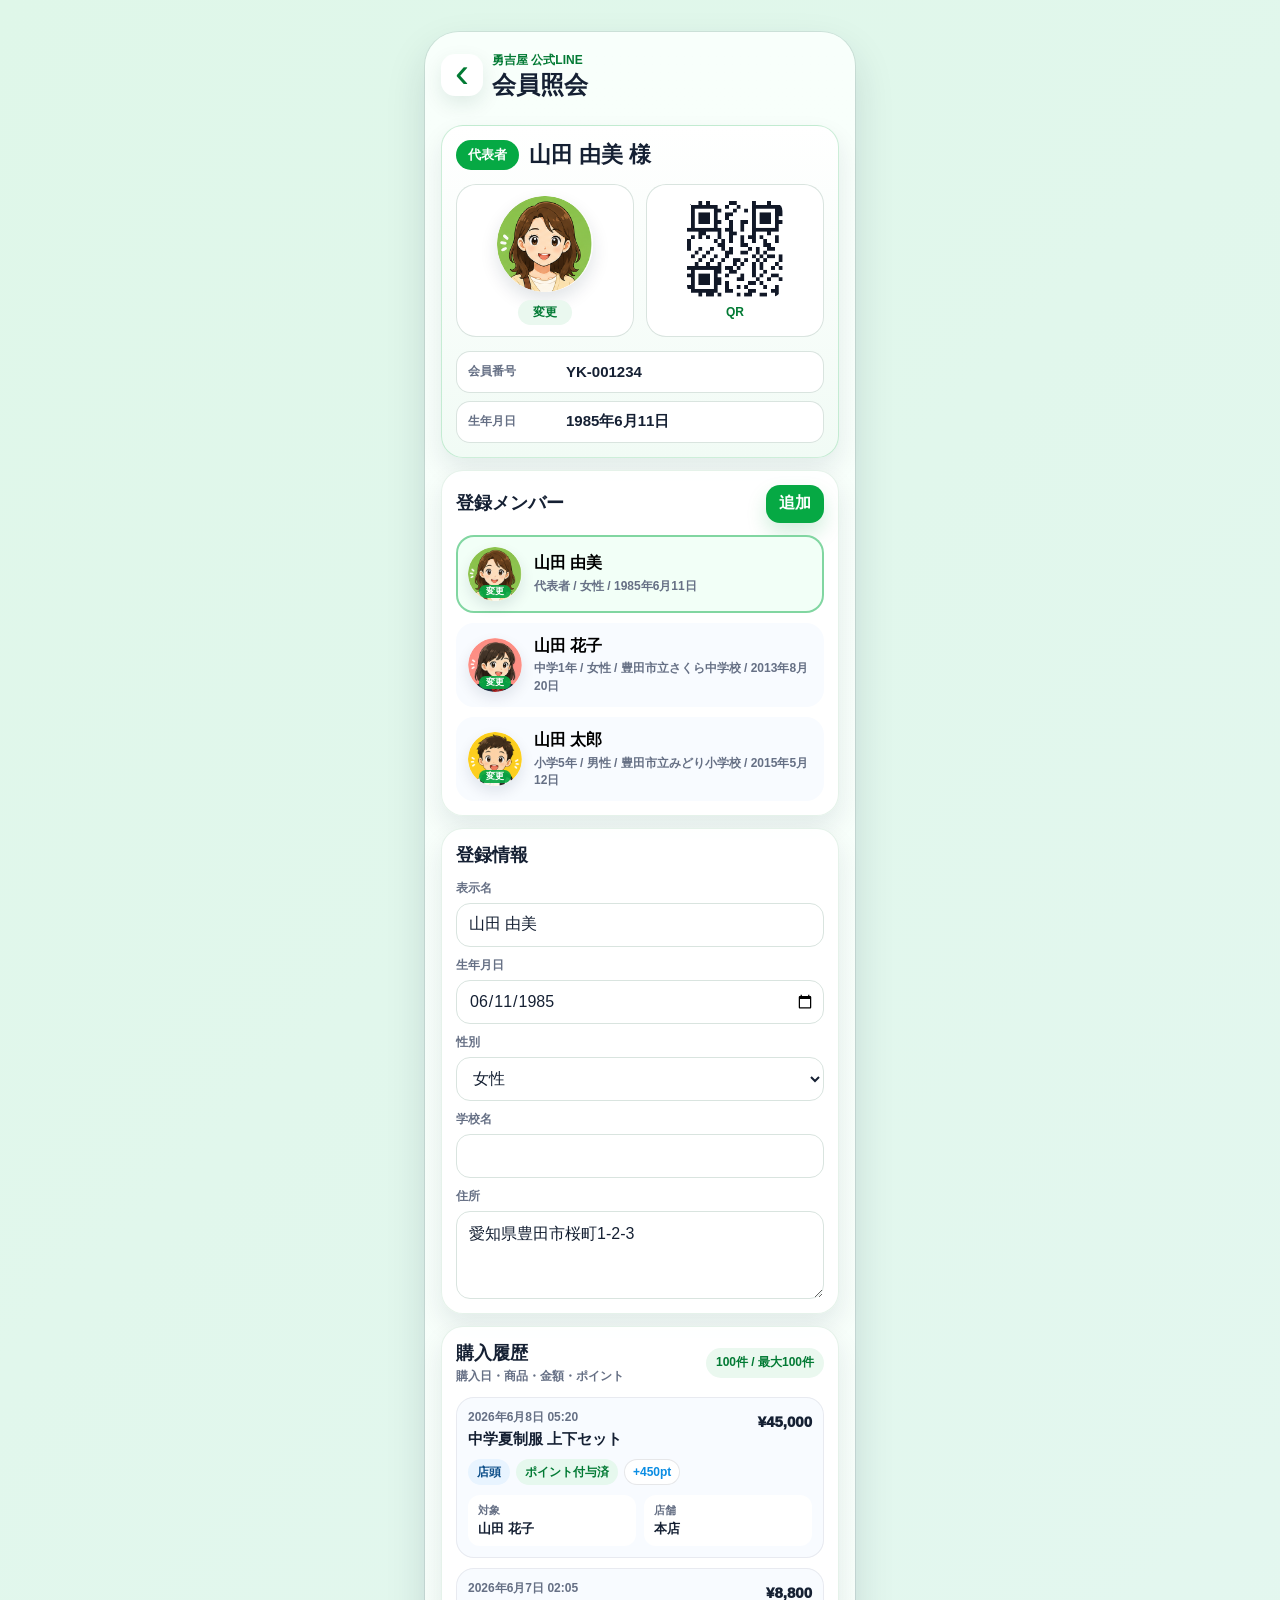
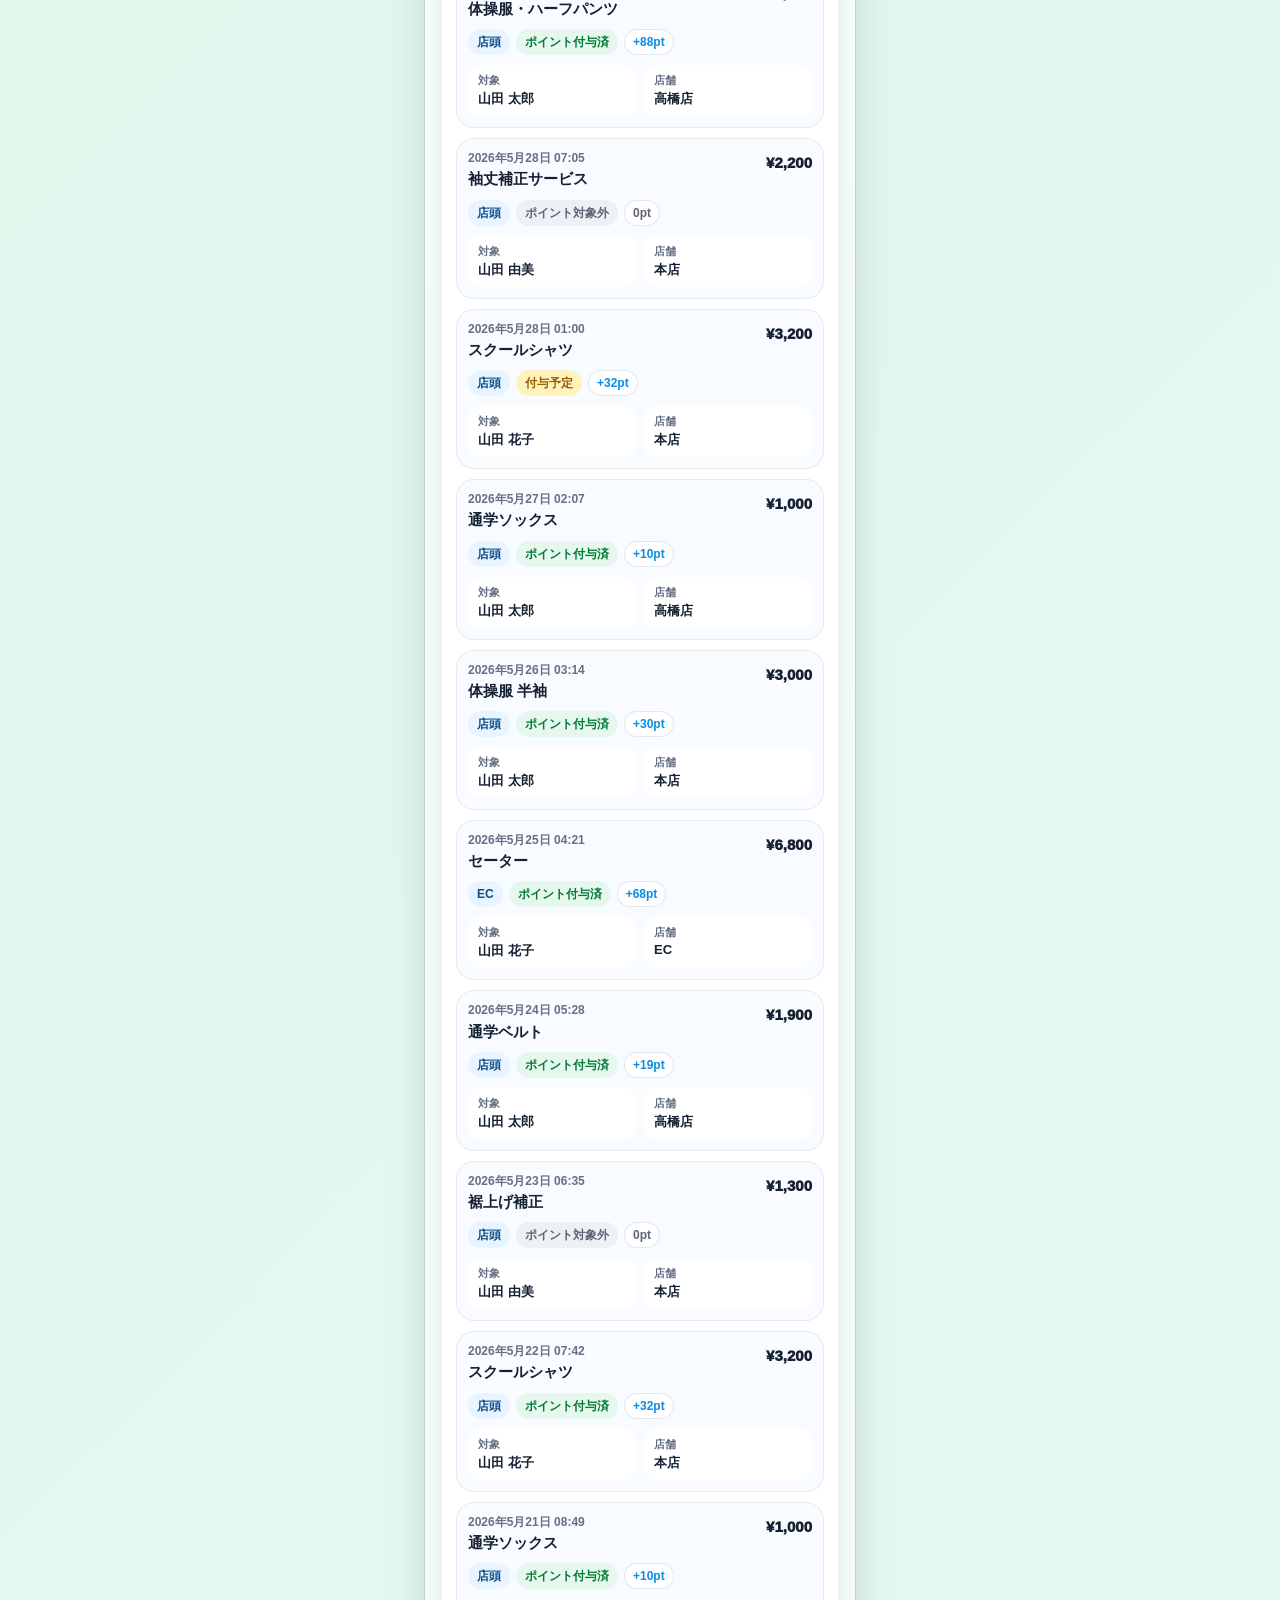
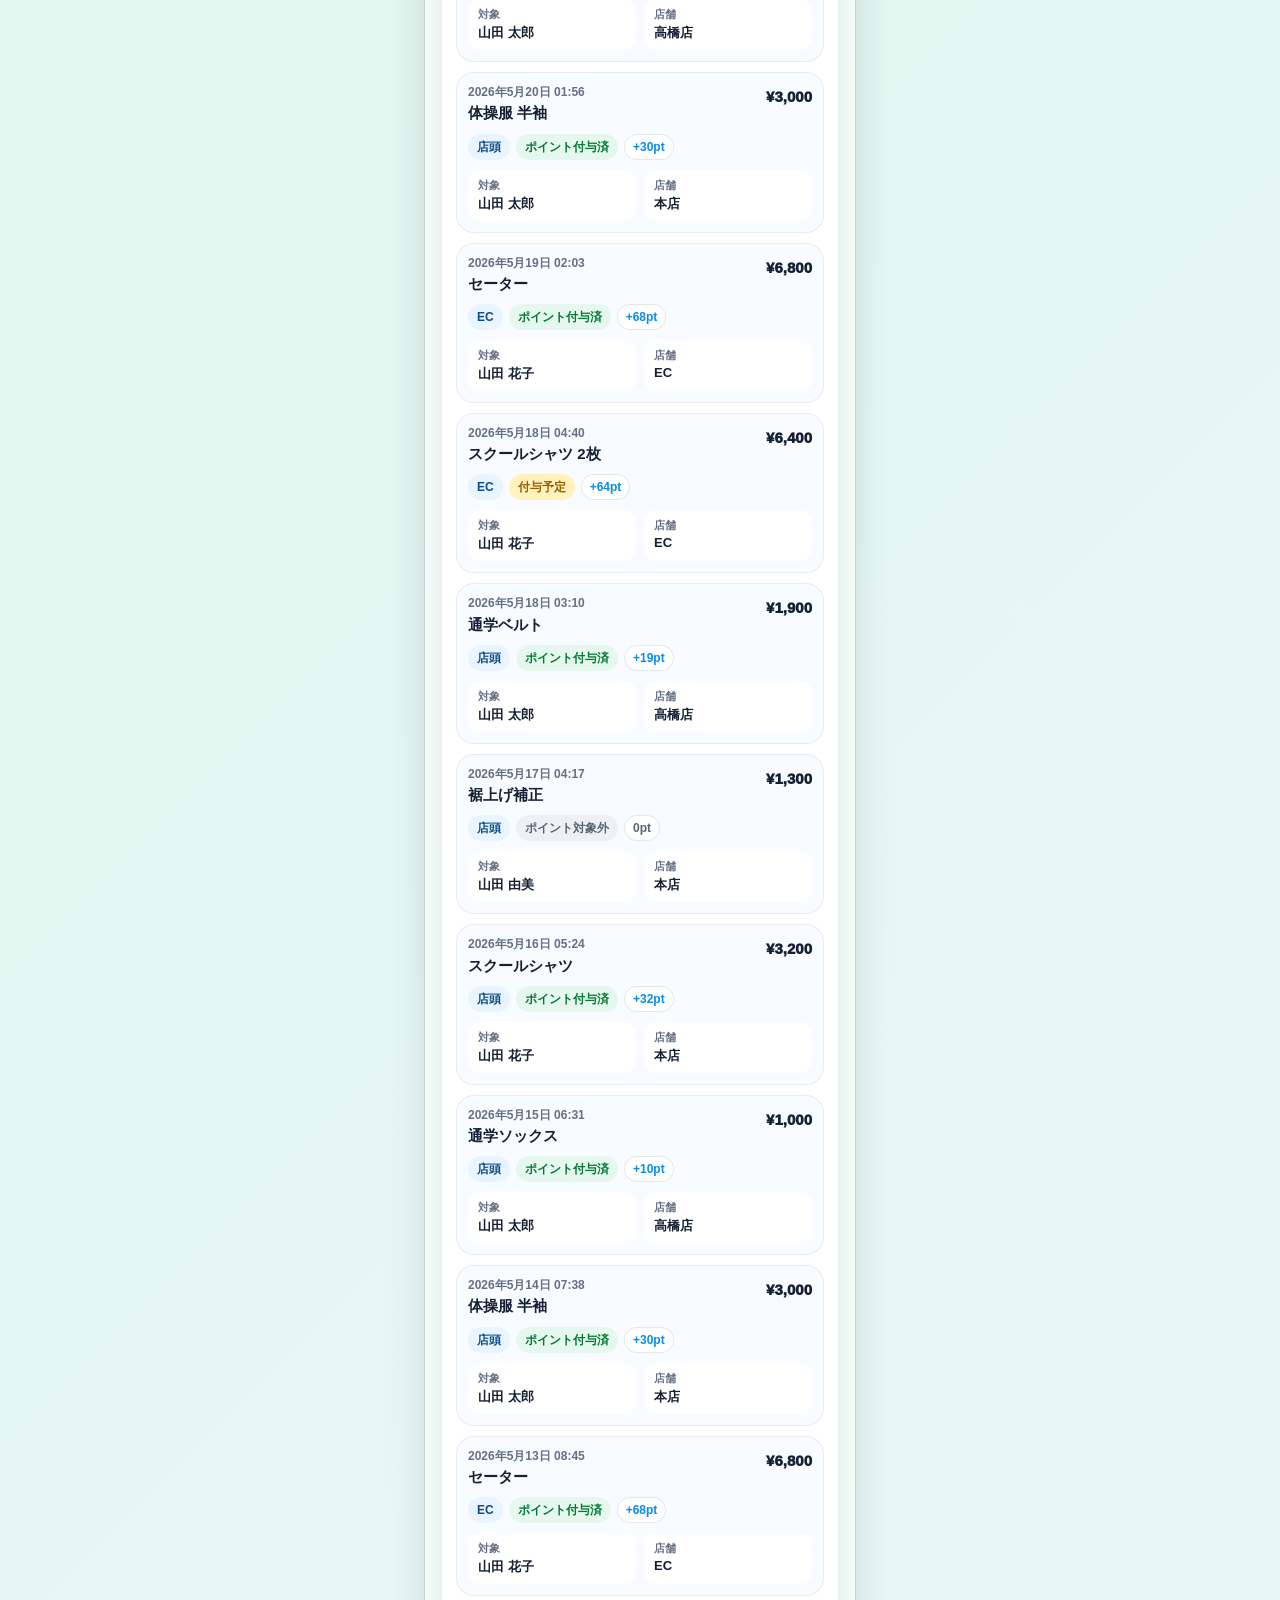
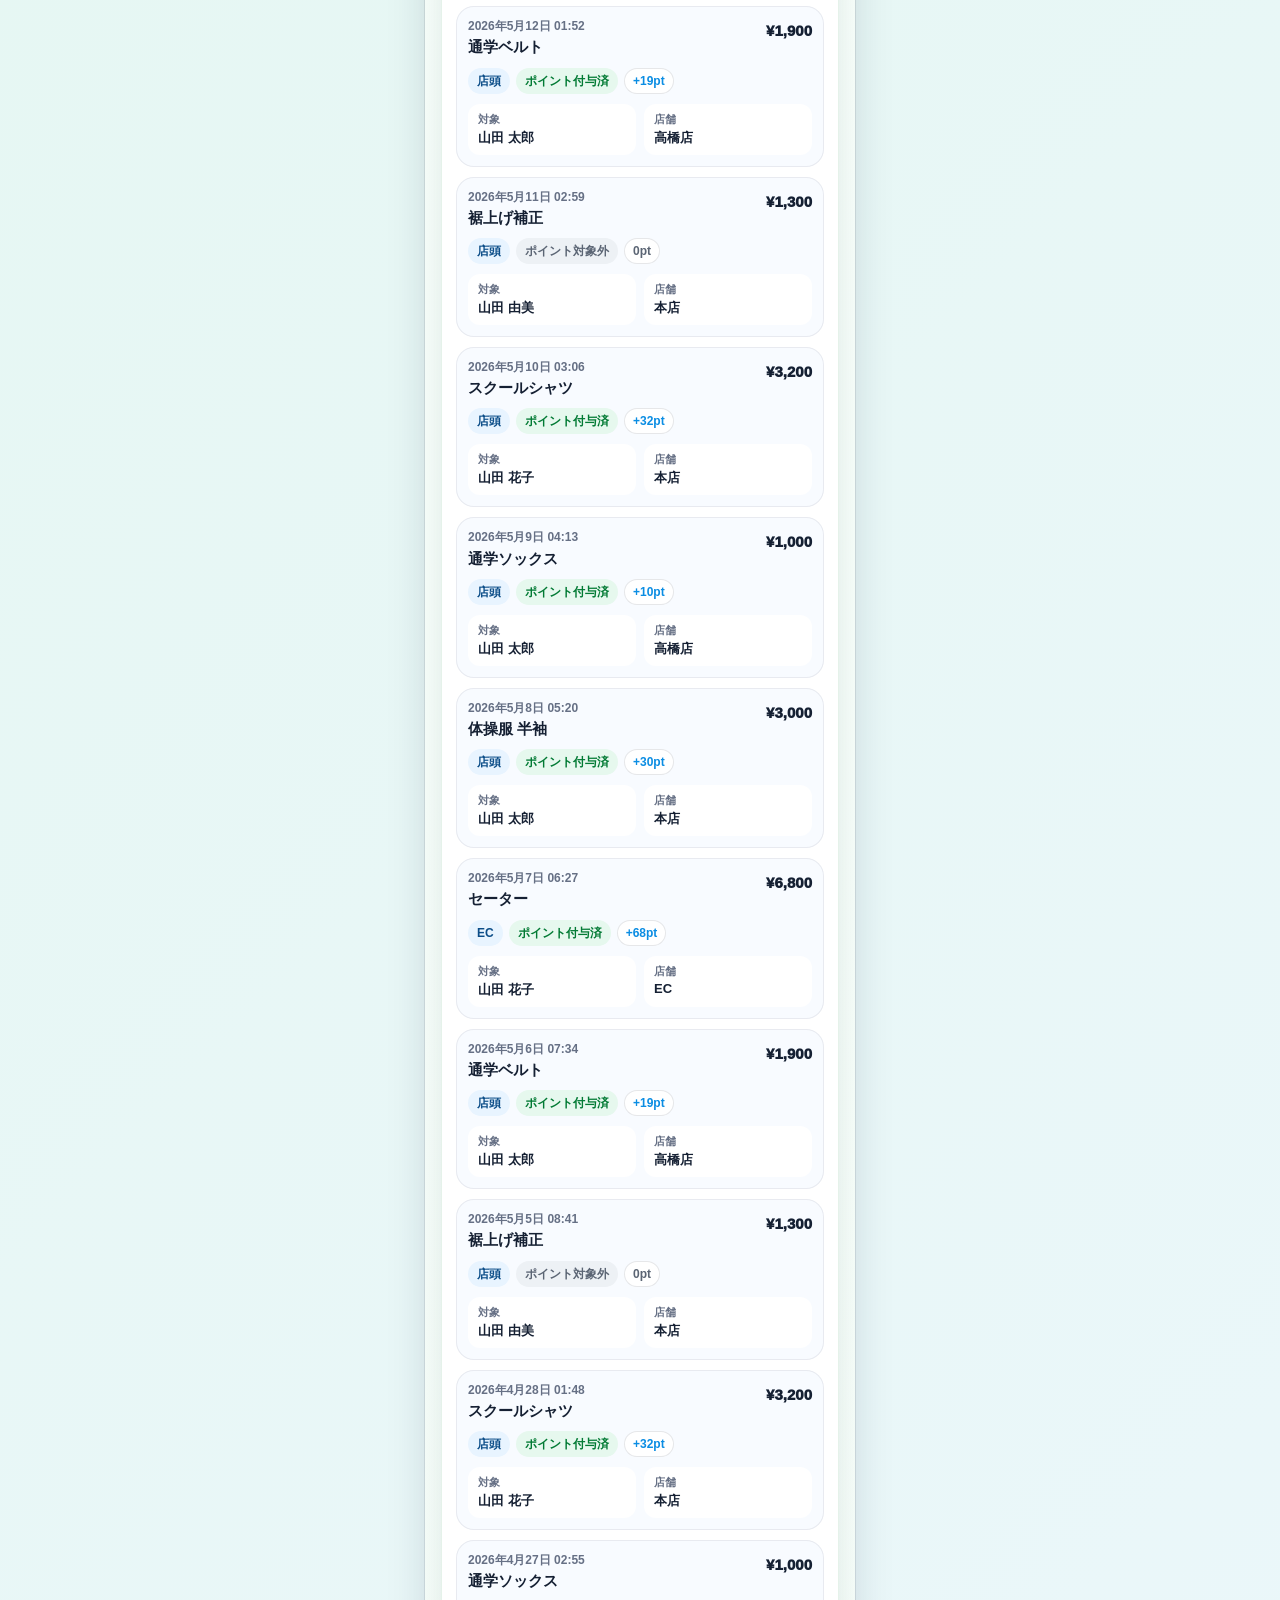
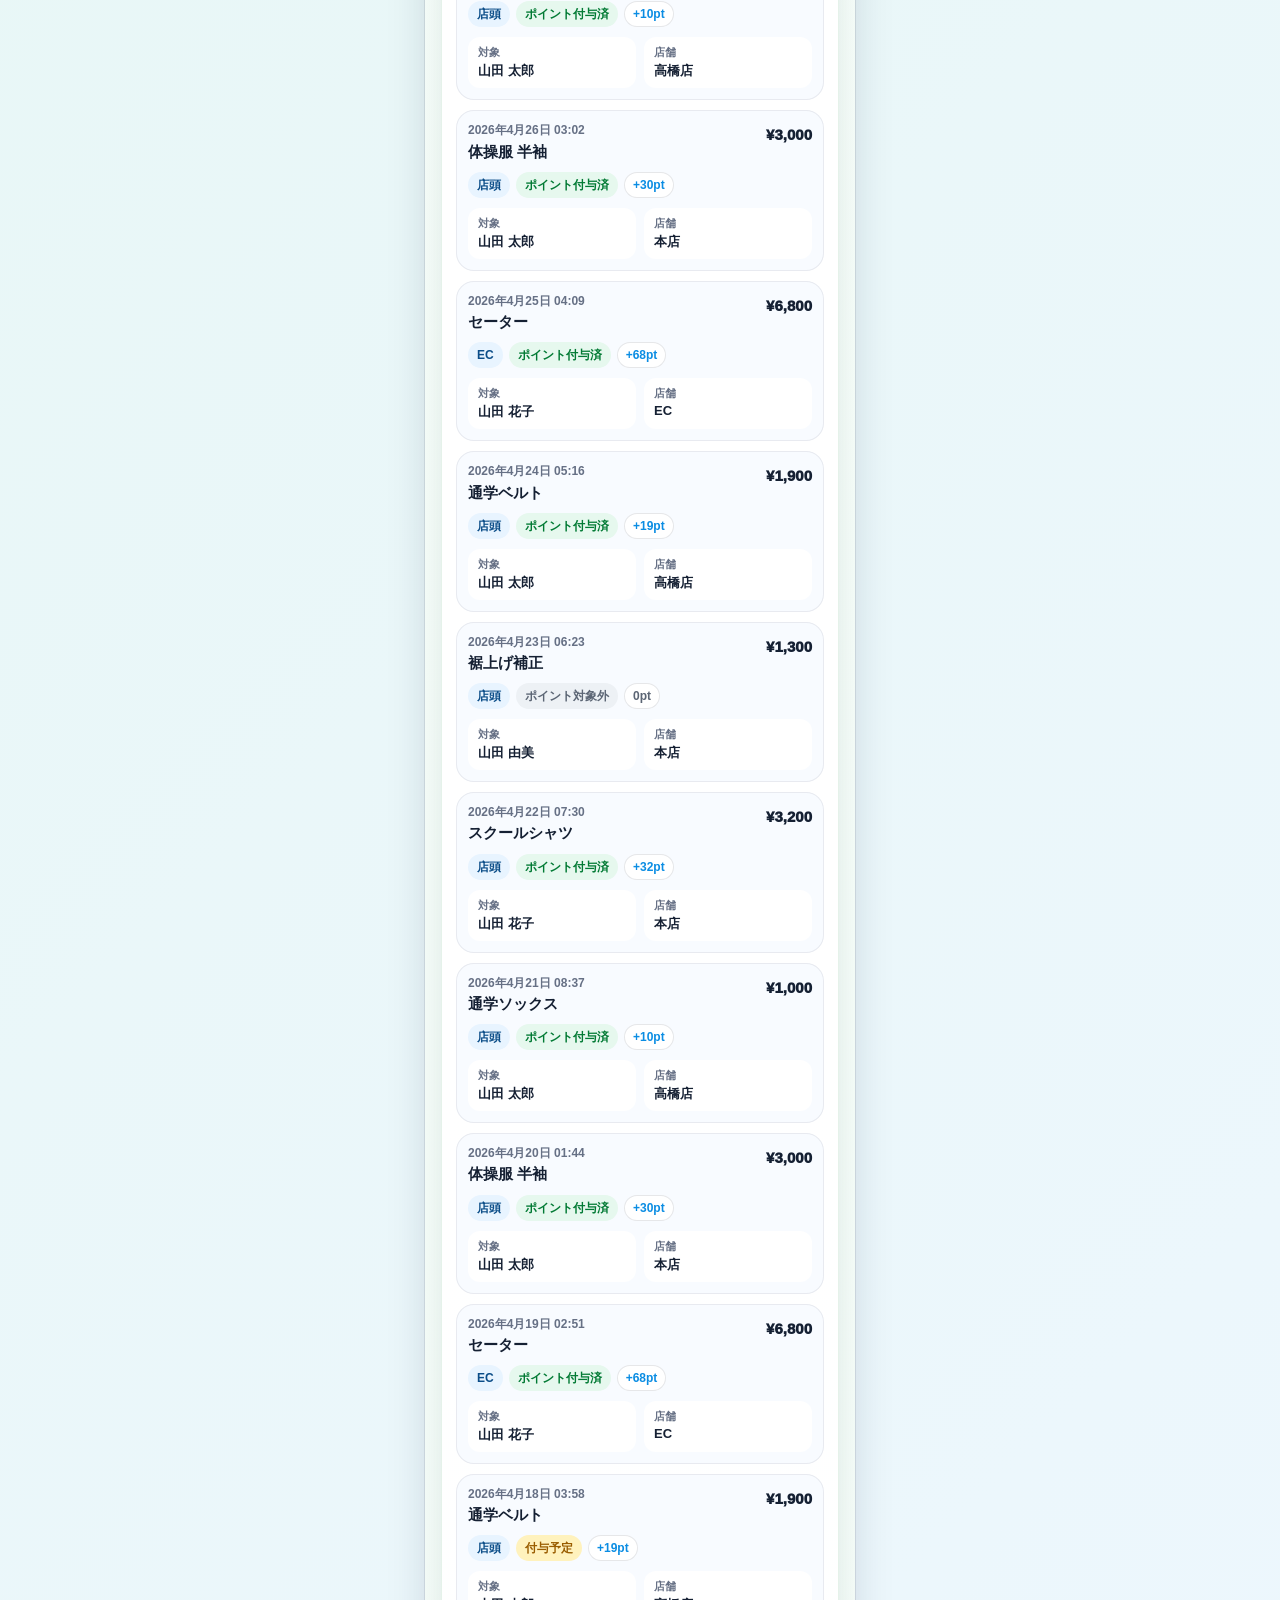
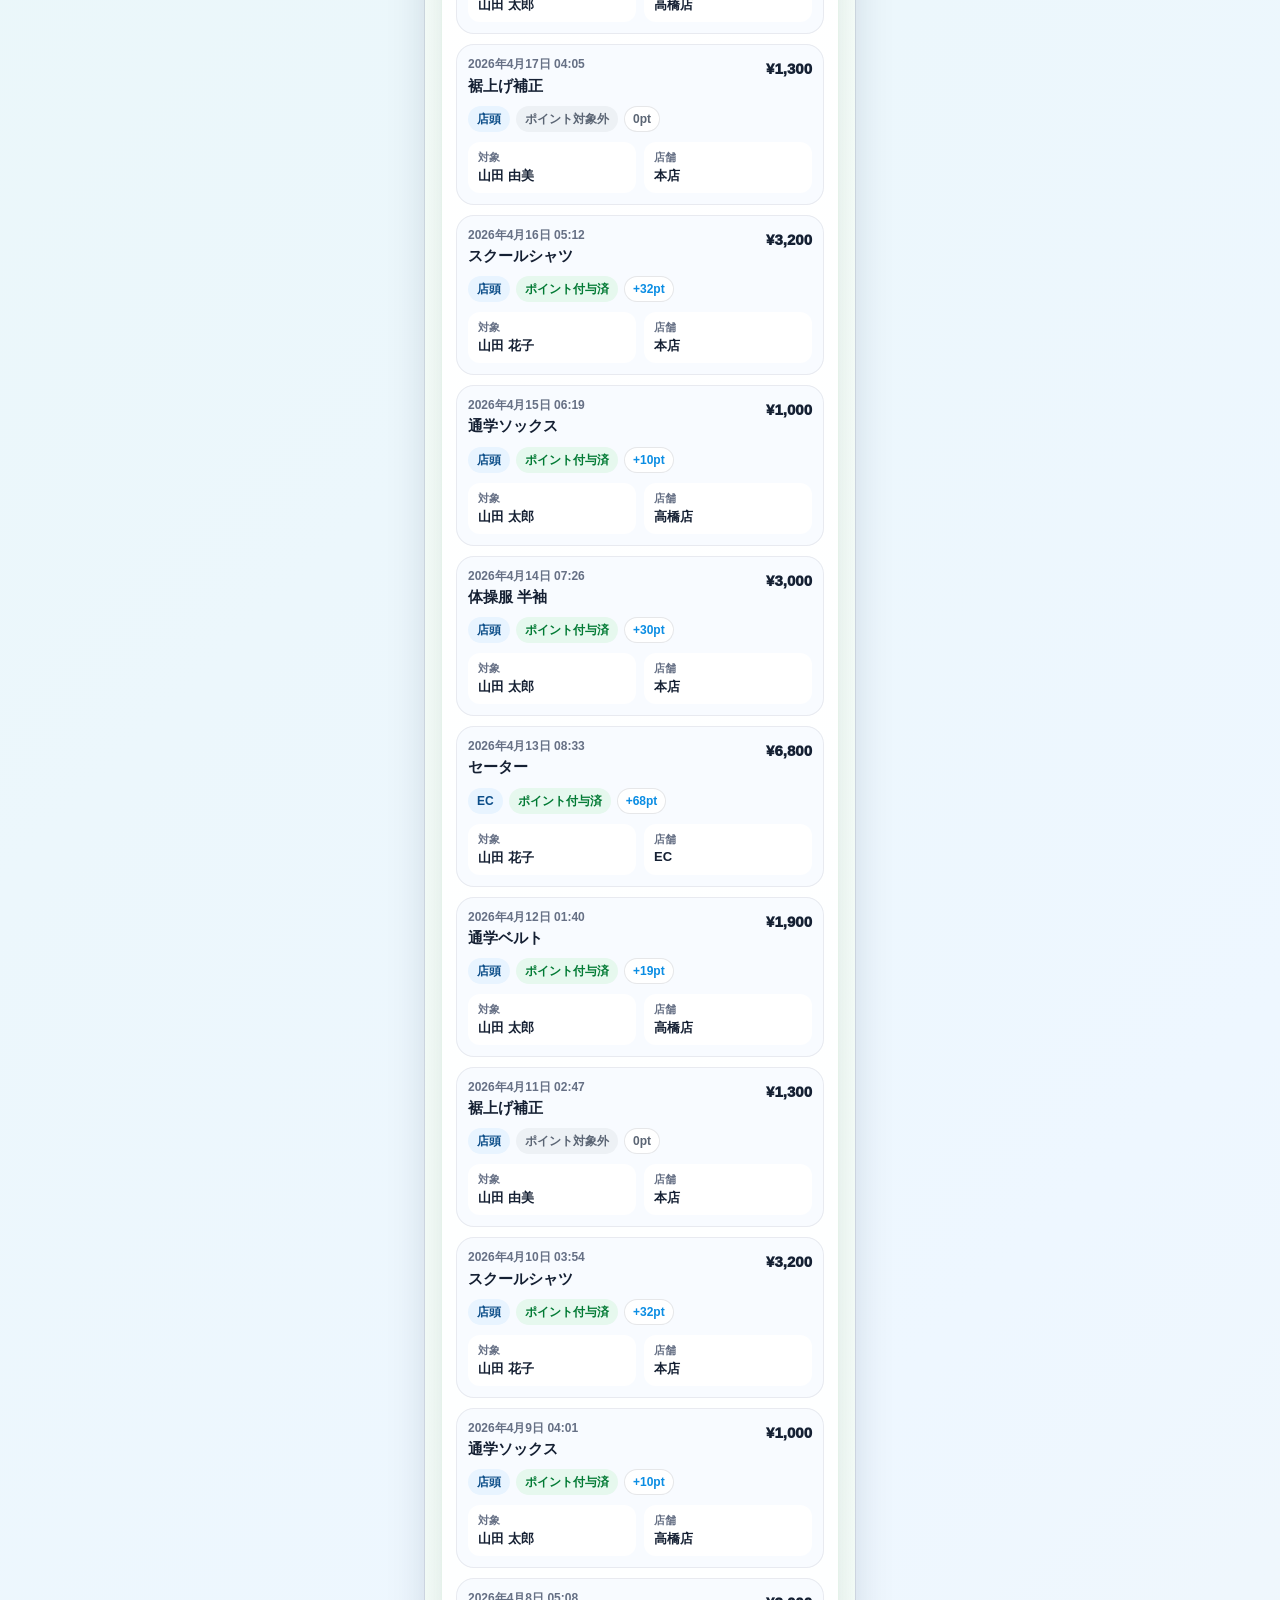
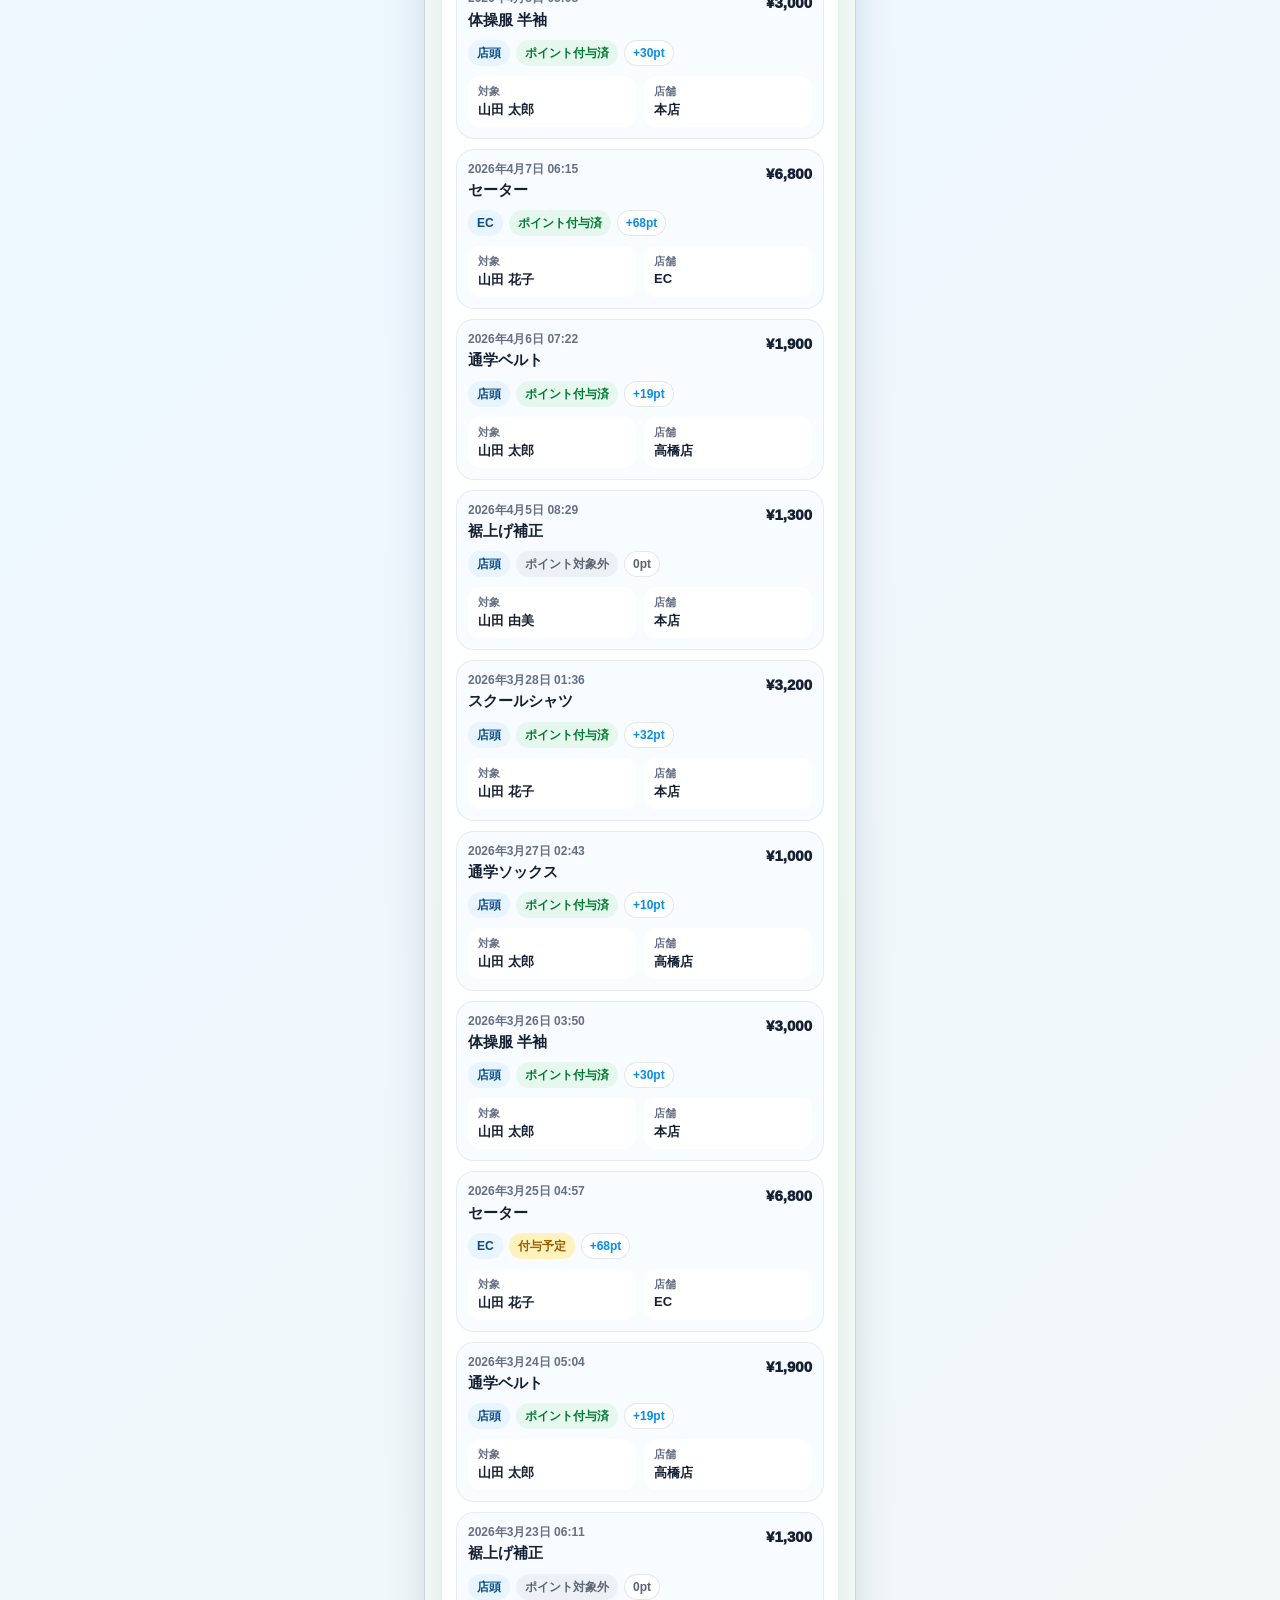
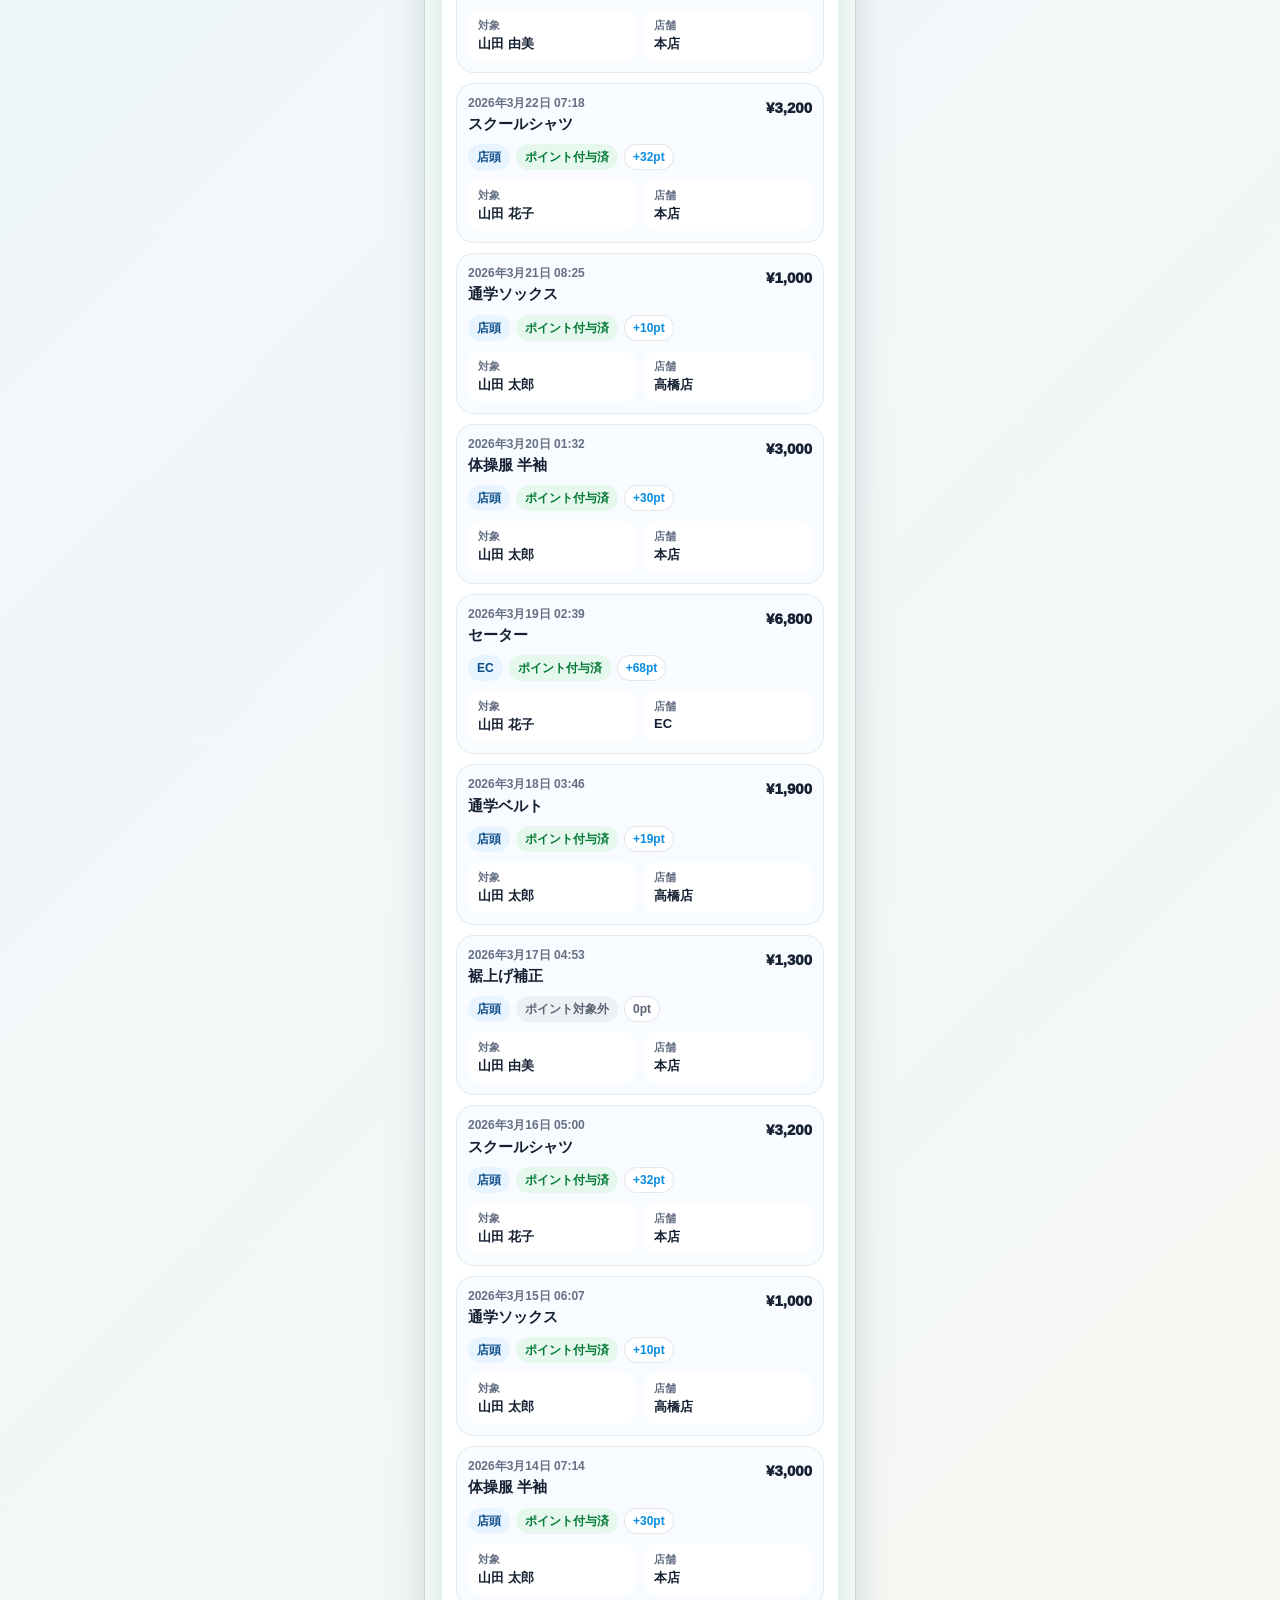
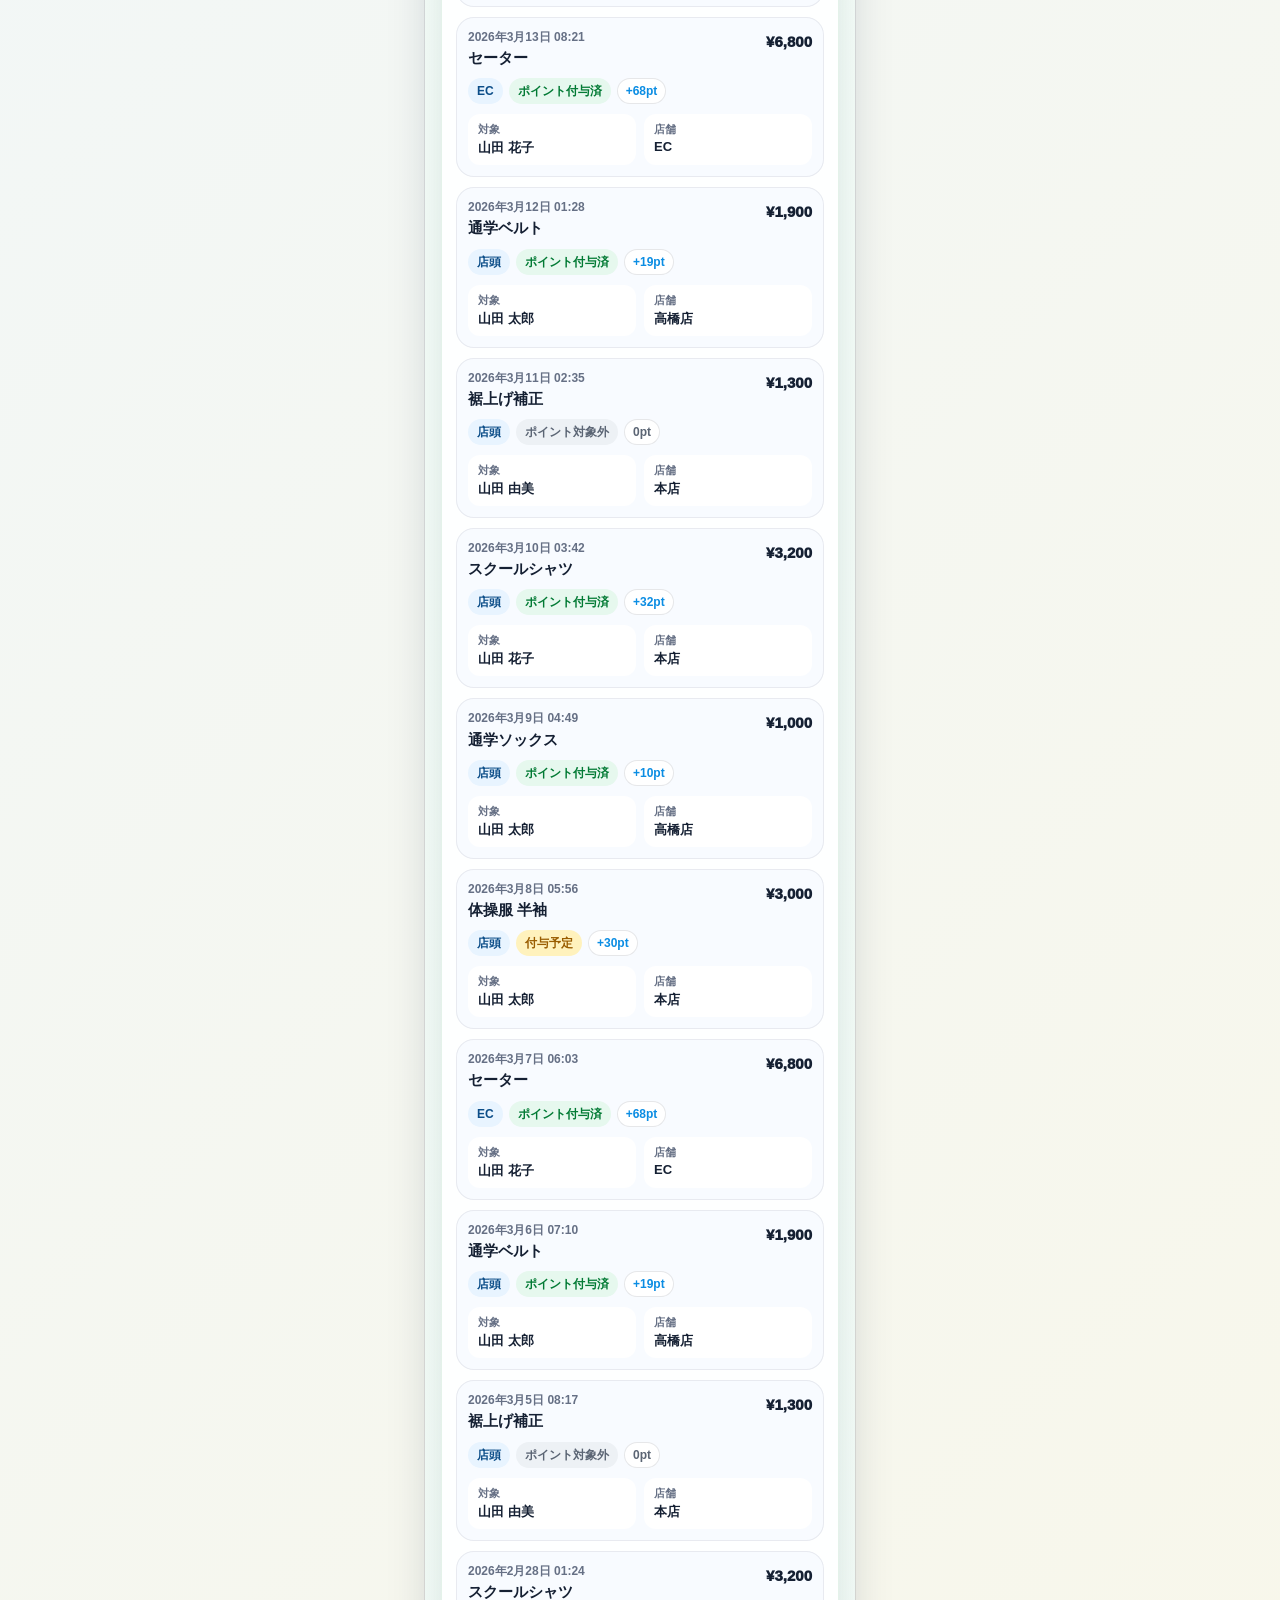
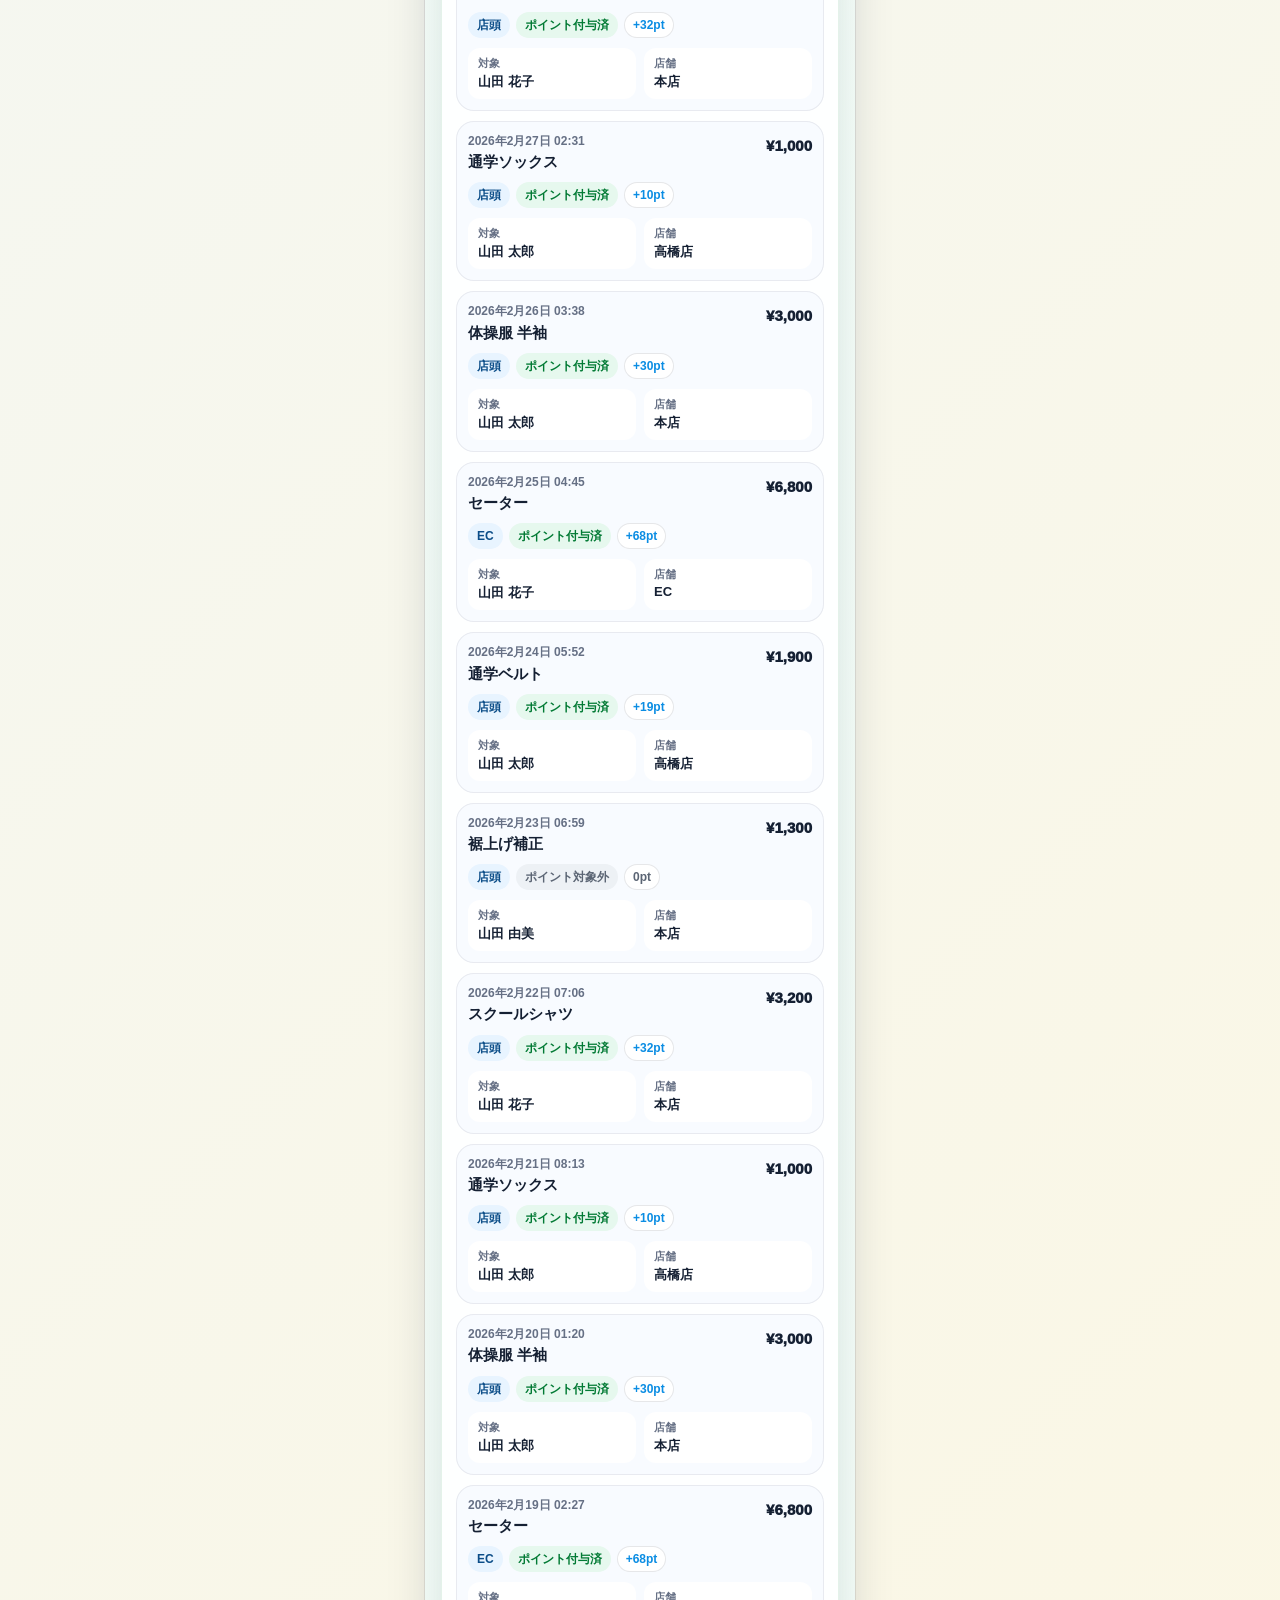
<file: index.html>
<!doctype html>
<html lang="ja">
  <head>
    <meta charset="utf-8" />
    <meta name="viewport" content="width=device-width, initial-scale=1, viewport-fit=cover" />
    <title>勇吉屋 公式LINE会員情報デモ</title>
    <meta name="robots" content="noindex, nofollow" />
    <link rel="icon" href="data:," />
    <link rel="stylesheet" href="./styles.css?v=20260613-4-records-icon" />
    <script src="https://static.line-scdn.net/liff/edge/2/sdk.js"></script>
    <script src="./config.js?v=20260613-point-sync"></script>
  </head>
  <body>
    <main class="phone-shell" aria-label="勇吉屋公式LINE">
      <header class="member-page-header">
        <button class="line-return-button" id="lineReturnButton" type="button" aria-label="LINEに戻る">
          <span aria-hidden="true">‹</span>
        </button>
        <div>
          <p class="header-kicker" id="liffStatus">勇吉屋 公式LINE</p>
          <h1>会員照会</h1>
        </div>
      </header>

      <section class="member-service-screen" id="memberServiceScreen" aria-label="会員照会">
        <section class="representative-card" aria-label="代表者枠">
          <div class="representative-head">
            <span class="representative-badge">代表者</span>
            <strong id="representativeName">山田 由美 様</strong>
          </div>

          <div class="representative-main">
            <button class="avatar-button" id="avatarOpenButton" type="button" aria-label="アイコンを変更">
              <span class="avatar-image-frame">
                <img id="representativeAvatar" src="./assets/avatars/avatar-04-guardian.png" alt="アイコン" />
              </span>
              <span class="avatar-change-label">変更</span>
            </button>

            <div class="qr-panel" aria-label="会員QR">
              <canvas id="qrCanvas" width="176" height="176"></canvas>
              <span>QR</span>
            </div>
          </div>

          <dl class="representative-details">
            <div>
              <dt>会員番号</dt>
              <dd id="memberNumberText">YK-001234</dd>
            </div>
            <div>
              <dt>生年月日</dt>
              <dd id="representativeBirthday">1985年6月11日</dd>
            </div>
          </dl>
        </section>

        <section class="member-section" aria-label="登録メンバー">
          <div class="section-title-row">
            <h2>登録メンバー</h2>
            <button class="mini-button" id="addMemberButton" type="button">追加</button>
          </div>
          <div class="member-list" id="memberList"></div>
        </section>

        <section class="edit-panel" aria-label="登録情報">
          <div class="section-title-row">
            <h2>登録情報</h2>
          </div>

          <div class="editor-grid">
            <label>
              <span>表示名</span>
              <input id="nameInput" type="text" autocomplete="name" />
            </label>
            <label>
              <span>生年月日</span>
              <input id="birthdayInput" type="date" />
            </label>
            <label>
              <span>性別</span>
              <select id="genderInput">
                <option value="女性">女性</option>
                <option value="男性">男性</option>
                <option value="未回答">未回答</option>
              </select>
            </label>
            <label>
              <span>学校名</span>
              <input id="schoolInput" type="text" />
            </label>
            <label>
              <span>住所</span>
              <textarea id="addressInput" rows="2" autocomplete="street-address" placeholder="住所を入力"></textarea>
            </label>
          </div>
        </section>

        <section class="purchase-history-section" aria-label="購入履歴">
          <div class="section-title-row">
            <div>
              <h2>購入履歴</h2>
              <p class="section-caption">購入日・商品・金額・ポイント</p>
            </div>
            <span class="purchase-history-count" id="purchaseHistoryCount">最大100件</span>
          </div>
          <div class="purchase-history-list" id="purchaseHistoryList"></div>
        </section>
      </section>

      <section class="points-screen" id="pointsScreen" aria-label="ポイントカード" hidden>
        <div class="points-phone">
          <header class="points-topbar">
            <button class="points-back" id="pointsCloseButton" type="button" aria-label="LINEに戻る">
              <span aria-hidden="true">‹</span>
            </button>
            <div>
              <p>勇吉屋ポイント</p>
              <h2>会員識別QR</h2>
            </div>
          </header>

          <section class="points-hero" aria-label="現在ポイント">
            <span class="points-label">現在のポイント</span>
            <strong id="pointBalanceText">1,250pt</strong>
            <span class="points-member" id="pointMemberText">山田 由美 様 / YK-001234</span>
          </section>

          <section class="customer-qr-card" aria-label="会員識別QR">
            <div class="qr-title-row">
              <div>
                <p>店頭で提示</p>
                <h3>このQRを店舗側が読み取ります</h3>
              </div>
              <span class="secure-badge">短時間有効</span>
            </div>
            <div class="large-qr-frame" id="largeQrFrame">
              <canvas id="pointsQrCanvas" width="244" height="244"></canvas>
              <span class="scan-beam" aria-hidden="true"></span>
            </div>
          </section>

          <section class="point-history-card" aria-label="ポイント履歴">
            <div class="section-title-row">
              <h3>ポイント履歴</h3>
              <span id="latestSyncText">リアルタイム反映</span>
            </div>
            <div class="point-history-list" id="pointHistoryList"></div>
          </section>
        </div>

        <div class="point-effect" id="pointEffect" hidden>
          <strong id="pointEffectText">+100pt</strong>
          <span>即時反映</span>
        </div>
      </section>

      <section class="reservation-screen" id="reservationScreen" aria-label="採寸予約" hidden>
        <div class="reservation-phone">
          <header class="points-topbar">
            <button class="points-back" id="reservationCloseButton" type="button" aria-label="LINEに戻る">
              <span aria-hidden="true">‹</span>
            </button>
            <div>
              <p>勇吉屋 採寸予約</p>
              <h2>予約状況・予約</h2>
            </div>
          </header>

          <section class="reservation-card reservation-status-card" aria-label="予約状況">
            <div class="section-title-row">
              <div>
                <h3><span class="section-title-icon" aria-hidden="true">📅</span>予約状況欄</h3>
                <p class="section-caption">予約の確認とキャンセル</p>
              </div>
              <button class="refresh-reservations-button" id="refreshReservationsButton" type="button">更新</button>
            </div>
            <div class="reservation-status-list" id="reservationStatusList"></div>
          </section>

          <section class="reservation-card" aria-label="予約内容">
            <div class="section-title-row">
              <div>
                <h3><span class="section-title-icon" aria-hidden="true">🕒</span>予約欄</h3>
                <p class="section-caption">空いている1時間枠を選択</p>
              </div>
              <span class="reservation-note-chip"><span aria-hidden="true">◎</span> 空き枠</span>
            </div>
            <div class="reservation-form-grid">
              <label>
                <span class="reservation-field-label"><span aria-hidden="true">👤</span>対象のお子さま</span>
                <select id="reservationMemberInput"></select>
              </label>
              <label>
                <span class="reservation-field-label"><span aria-hidden="true">🏬</span>店舗</span>
                <select id="reservationStoreInput"></select>
              </label>
              <label>
                <span class="reservation-field-label"><span aria-hidden="true">📆</span>予約日</span>
                <input id="reservationDateInput" type="date" />
              </label>
            </div>

            <div class="slot-head">
              <h3><span aria-hidden="true">🕒</span>1時間枠</h3>
              <span id="slotSummaryText">空き枠を確認中</span>
            </div>
            <div class="slot-grid" id="slotGrid"></div>

            <label class="reservation-note-label">
              <span class="reservation-field-label"><span aria-hidden="true">✎</span>連絡メモ</span>
              <textarea id="reservationNoteInput" rows="3" placeholder="制服の種類、来店人数など"></textarea>
            </label>

            <button class="confirm-reservation-button" id="confirmReservationButton" type="button" disabled>
              この時間で予約する
            </button>

            <div class="reservation-result-panel" id="reservationConfirmation" aria-label="予約結果" hidden>
              <div class="confirmation-mark" aria-hidden="true">✓</div>
              <div>
                <p class="confirmation-kicker" id="reservationResultKicker">待機中</p>
                <h3 id="reservationConfirmedTime">予約後にここへ表示</h3>
              </div>
              <dl class="confirmation-details" id="reservationConfirmationDetails"></dl>
              <div class="line-send-status" id="lineSendStatus">最新の操作結果を表示します</div>
              <button class="send-line-button" id="sendLineMessageButton" type="button" disabled>
                LINEメッセージを再送
              </button>
            </div>
          </section>

        </div>
      </section>

      <section class="measurement-records-screen" id="measurementRecordsScreen" aria-label="採寸履歴" hidden>
        <div class="measurement-records-phone">
          <header class="points-topbar">
            <button class="points-back" id="measurementRecordsCloseButton" type="button" aria-label="LINEに戻る">
              <span aria-hidden="true">‹</span>
            </button>
            <div>
              <p>勇吉屋 採寸履歴</p>
              <h2>採寸記録</h2>
            </div>
          </header>

          <section class="measurement-record-card measurement-records-hero" aria-label="採寸履歴概要">
            <div>
              <span class="record-sync-badge">LINE会員ページ</span>
              <h3>採寸履歴</h3>
              <p>誰が、何を、いつ、いくらで購入したかと、その時の採寸値を確認できます。</p>
            </div>
            <strong id="measurementRecordsCountText">0件</strong>
          </section>

          <section class="measurement-record-card measurement-latest-card" aria-label="最新の採寸情報">
            <div class="section-title-row">
              <div>
                <h3><span class="section-title-icon" aria-hidden="true">📏</span>最新の採寸情報</h3>
                <p class="section-caption">メンバーごとの最新寸法</p>
              </div>
            </div>
            <div class="measurement-latest-list" id="measurementLatestList"></div>
          </section>

          <section class="measurement-record-card" aria-label="会員絞り込み">
            <div class="section-title-row">
              <div>
                <h3>会員で見る</h3>
                <p class="section-caption">会員アイコンから履歴を絞り込み</p>
              </div>
            </div>
            <div class="measurement-member-filters" id="measurementMemberFilters"></div>
          </section>

          <section class="measurement-record-card measurement-history-card" aria-label="購入採寸履歴">
            <div class="measurement-history-head">
              <h3><span class="section-title-icon" aria-hidden="true">↻</span>履歴欄</h3>
              <span>新しい順</span>
            </div>
            <div class="measurement-records-page-list" id="measurementRecordsPageList"></div>
          </section>
        </div>
      </section>

      <section class="coupon-screen" id="couponScreen" aria-label="クーポン" hidden>
        <div class="coupon-phone">
          <header class="points-topbar">
            <button class="points-back" id="couponCloseButton" type="button" aria-label="LINEに戻る">
              <span aria-hidden="true">‹</span>
            </button>
            <div>
              <p>勇吉屋 クーポン</p>
              <h2 id="couponScreenTitle">勇吉屋クーポン</h2>
            </div>
          </header>

          <section class="coupon-ticket" aria-label="勇吉屋公式LINEデビューキャンペーン クーポン券">
            <div class="coupon-ticket-top">
              <span>公式LINE限定</span>
              <strong id="couponBenefitLabel">10% OFF</strong>
            </div>

            <div class="coupon-ticket-main">
              <p class="coupon-kicker" id="couponKicker">勇吉屋公式LINEデビューキャンペーン</p>
              <h3 id="couponName">全商品10％引き</h3>
              <p class="coupon-lead">店頭でこの画面を提示してください。</p>

              <div class="coupon-code-panel">
                <span>クーポンコード</span>
                <strong id="couponCode">LINE10-202607</strong>
              </div>

              <div class="coupon-qr-row">
                <div class="coupon-qr-frame">
                  <img id="couponQrImage" src="./assets/coupons/line10-202607-qr.png" alt="クーポンQR LINE10-202607" />
                </div>
                <dl class="coupon-meta">
                  <div>
                    <dt>有効期限</dt>
                    <dd id="couponValidTo">2026年7月31日まで</dd>
                  </div>
                  <div>
                    <dt>対象</dt>
                    <dd id="couponTarget">全商品</dd>
                  </div>
                </dl>
              </div>
            </div>
          </section>

          <section class="coupon-terms-card" aria-label="クーポン利用条件">
            <h3>ご利用条件</h3>
            <ul>
              <li>1会計につき1回ご利用いただけます。</li>
              <li>他の割引・クーポンとの併用はできません。</li>
              <li>一部対象外商品がある場合は店頭でご案内します。</li>
            </ul>
          </section>
        </div>
      </section>

      <section class="avatar-sheet" id="avatarSheet" aria-label="アイコン変更" hidden>
        <div class="avatar-sheet-panel">
          <div class="section-title-row">
            <h2 id="avatarSheetTitle">アイコン変更</h2>
            <button class="sheet-close" id="avatarCloseButton" type="button">閉じる</button>
          </div>
          <div class="avatar-actions">
            <label class="photo-button">
              写真を選ぶ
              <input id="photoInput" type="file" accept="image/*" />
            </label>
          </div>
          <div class="avatar-grid" id="avatarGrid"></div>
        </div>
      </section>
    </main>

    <script src="./app.js?v=20260613-point-sync"></script>
  </body>
</html>
</file>
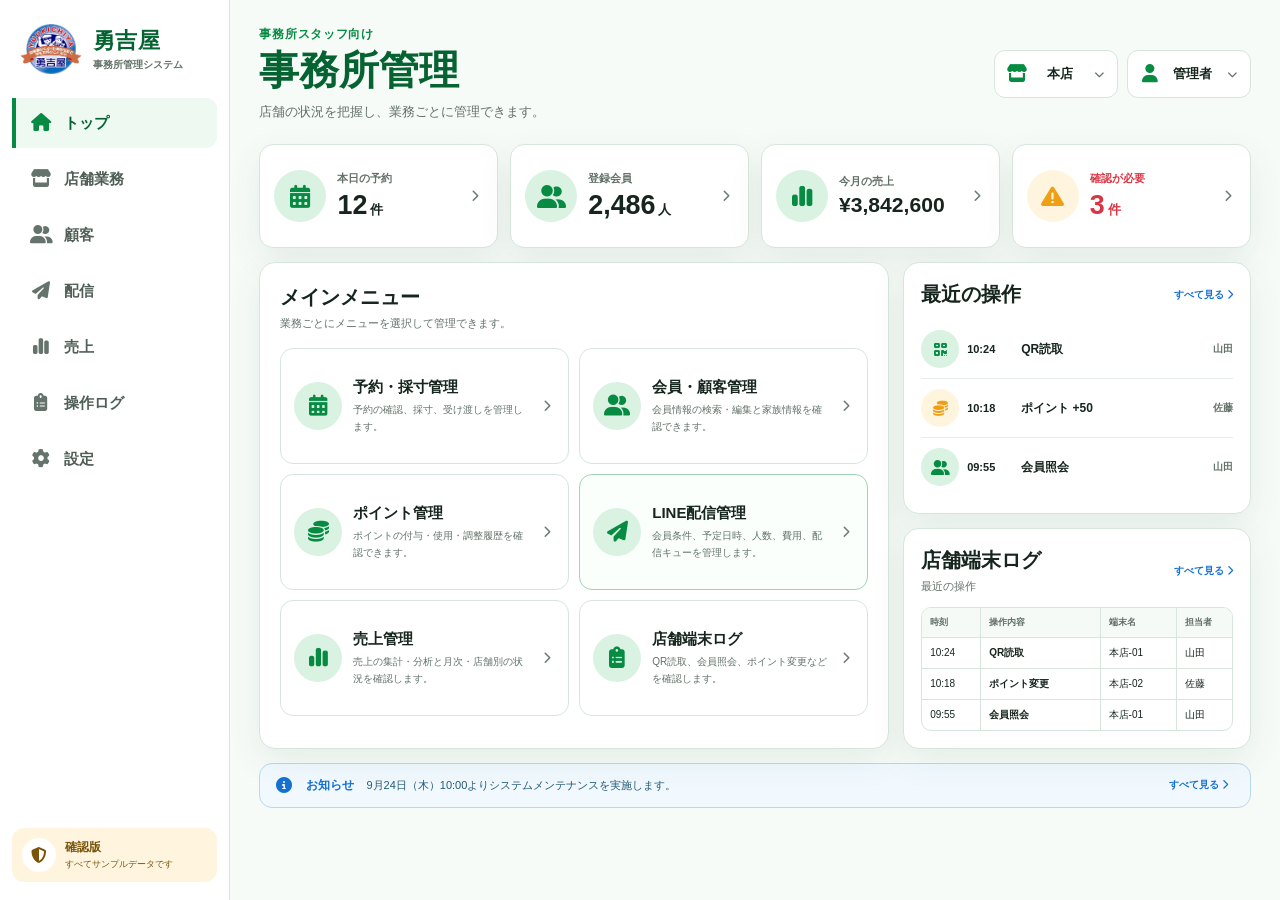
<file: office-preview/index.html>
<!doctype html>
<html lang="ja">
  <head>
    <meta charset="utf-8">
    <meta name="viewport" content="width=device-width, initial-scale=1, viewport-fit=cover">
    <meta name="robots" content="noindex, nofollow, noarchive">
    <meta name="theme-color" content="#078b43">
    <title>事務所管理 | 勇吉屋</title>
    <link rel="icon" href="../store-preview/assets/logo.jpg">
    <link rel="stylesheet" href="../store-preview/vendor/fontawesome/css/fontawesome.min.css">
    <link rel="stylesheet" href="../store-preview/vendor/fontawesome/css/solid.min.css">
    <link rel="stylesheet" href="./office.css">
    <script type="module" src="./office.js"></script>
  </head>
  <body>
    <div class="office-shell">
      <aside class="side-panel" aria-label="事務所管理メニュー">
        <a class="side-brand" href="#top" aria-label="事務所管理のトップ">
          <img src="../store-preview/assets/logo.jpg" alt="勇吉屋" width="292" height="234">
          <span><strong>勇吉屋</strong><small>事務所管理システム</small></span>
        </a>

        <nav class="side-nav">
          <a class="active" href="#top" aria-current="page"><i class="fa-solid fa-house" aria-hidden="true"></i><span>トップ</span></a>
          <a href="../store-preview/"><i class="fa-solid fa-store" aria-hidden="true"></i><span>店舗業務</span></a>
          <button type="button" data-module="customers"><i class="fa-solid fa-user-group" aria-hidden="true"></i><span>顧客</span></button>
          <a href="./line-campaigns/"><i class="fa-solid fa-paper-plane" aria-hidden="true"></i><span>配信</span></a>
          <button type="button" data-module="sales"><i class="fa-solid fa-chart-simple" aria-hidden="true"></i><span>売上</span></button>
          <button type="button" data-module="logs"><i class="fa-solid fa-clipboard-list" aria-hidden="true"></i><span>操作ログ</span></button>
          <button type="button" data-module="settings"><i class="fa-solid fa-gear" aria-hidden="true"></i><span>設定</span></button>
        </nav>

        <div class="preview-note">
          <i class="fa-solid fa-shield-halved" aria-hidden="true"></i>
          <span><strong>確認版</strong><small>すべてサンプルデータです</small></span>
        </div>
      </aside>

      <main class="main-content" id="top">
        <header class="page-header">
          <div>
            <p class="eyebrow">事務所スタッフ向け</p>
            <h1>事務所管理</h1>
            <p>店舗の状況を把握し、業務ごとに管理できます。</p>
          </div>
          <div class="header-actions">
            <button type="button" data-module="store"><i class="fa-solid fa-store" aria-hidden="true"></i><span>本店</span><i class="fa-solid fa-chevron-down" aria-hidden="true"></i></button>
            <button type="button" data-module="account"><i class="fa-solid fa-user" aria-hidden="true"></i><span>管理者</span><i class="fa-solid fa-chevron-down" aria-hidden="true"></i></button>
          </div>
        </header>

        <section class="summary-grid" aria-label="本日の状況">
          <button type="button" class="summary-card" data-module="reservations">
            <span class="summary-icon"><i class="fa-solid fa-calendar-days" aria-hidden="true"></i></span>
            <span class="summary-copy"><small>本日の予約</small><strong>12<span>件</span></strong></span>
            <i class="fa-solid fa-chevron-right card-arrow" aria-hidden="true"></i>
          </button>
          <button type="button" class="summary-card" data-module="customers">
            <span class="summary-icon"><i class="fa-solid fa-user-group" aria-hidden="true"></i></span>
            <span class="summary-copy"><small>登録会員</small><strong>2,486<span>人</span></strong></span>
            <i class="fa-solid fa-chevron-right card-arrow" aria-hidden="true"></i>
          </button>
          <button type="button" class="summary-card" data-module="sales">
            <span class="summary-icon"><i class="fa-solid fa-chart-simple" aria-hidden="true"></i></span>
            <span class="summary-copy"><small>今月の売上</small><strong class="sales-value">¥3,842,600</strong></span>
            <i class="fa-solid fa-chevron-right card-arrow" aria-hidden="true"></i>
          </button>
          <button type="button" class="summary-card attention" data-module="attention">
            <span class="summary-icon"><i class="fa-solid fa-triangle-exclamation" aria-hidden="true"></i></span>
            <span class="summary-copy"><small>確認が必要</small><strong>3<span>件</span></strong></span>
            <i class="fa-solid fa-chevron-right card-arrow" aria-hidden="true"></i>
          </button>
        </section>

        <div class="dashboard-grid">
          <section class="panel menu-panel" aria-labelledby="menuTitle">
            <div class="section-heading">
              <div><h2 id="menuTitle">メインメニュー</h2><p>業務ごとにメニューを選択して管理できます。</p></div>
            </div>
            <div class="function-grid">
              <button type="button" class="function-card" data-module="reservations">
                <span class="function-icon"><i class="fa-solid fa-calendar-days" aria-hidden="true"></i></span>
                <span><strong>予約・採寸管理</strong><small>予約の確認、採寸、受け渡しを管理します。</small></span>
                <i class="fa-solid fa-chevron-right card-arrow" aria-hidden="true"></i>
              </button>
              <button type="button" class="function-card" data-module="customers">
                <span class="function-icon"><i class="fa-solid fa-user-group" aria-hidden="true"></i></span>
                <span><strong>会員・顧客管理</strong><small>会員情報の検索・編集と家族情報を確認できます。</small></span>
                <i class="fa-solid fa-chevron-right card-arrow" aria-hidden="true"></i>
              </button>
              <button type="button" class="function-card" data-module="points">
                <span class="function-icon"><i class="fa-solid fa-coins" aria-hidden="true"></i></span>
                <span><strong>ポイント管理</strong><small>ポイントの付与・使用・調整履歴を確認できます。</small></span>
                <i class="fa-solid fa-chevron-right card-arrow" aria-hidden="true"></i>
              </button>
              <a class="function-card featured" href="./line-campaigns/">
                <span class="function-icon"><i class="fa-solid fa-paper-plane" aria-hidden="true"></i></span>
                <span><strong>LINE配信管理</strong><small>会員条件、予定日時、人数、費用、配信キューを管理します。</small></span>
                <i class="fa-solid fa-chevron-right card-arrow" aria-hidden="true"></i>
              </a>
              <button type="button" class="function-card" data-module="sales">
                <span class="function-icon"><i class="fa-solid fa-chart-simple" aria-hidden="true"></i></span>
                <span><strong>売上管理</strong><small>売上の集計・分析と月次・店舗別の状況を確認します。</small></span>
                <i class="fa-solid fa-chevron-right card-arrow" aria-hidden="true"></i>
              </button>
              <button type="button" class="function-card" data-module="logs">
                <span class="function-icon"><i class="fa-solid fa-clipboard-list" aria-hidden="true"></i></span>
                <span><strong>店舗端末ログ</strong><small>QR読取、会員照会、ポイント変更などを確認します。</small></span>
                <i class="fa-solid fa-chevron-right card-arrow" aria-hidden="true"></i>
              </button>
            </div>
          </section>

          <div class="activity-column">
            <section class="panel activity-panel" aria-labelledby="activityTitle">
              <div class="section-heading compact"><h2 id="activityTitle">最近の操作</h2><button type="button" data-module="logs">すべて見る <i class="fa-solid fa-chevron-right" aria-hidden="true"></i></button></div>
              <div class="activity-list">
                <div class="activity-row"><span class="activity-icon"><i class="fa-solid fa-qrcode" aria-hidden="true"></i></span><time>10:24</time><span><strong>QR読取</strong><small>本店</small></span><b>山田</b></div>
                <div class="activity-row"><span class="activity-icon amber"><i class="fa-solid fa-coins" aria-hidden="true"></i></span><time>10:18</time><span><strong>ポイント +50</strong><small>本店</small></span><b>佐藤</b></div>
                <div class="activity-row"><span class="activity-icon"><i class="fa-solid fa-user-group" aria-hidden="true"></i></span><time>09:55</time><span><strong>会員照会</strong><small>本店</small></span><b>山田</b></div>
              </div>
            </section>

            <section class="panel device-panel" aria-labelledby="deviceTitle">
              <div class="section-heading compact"><div><h2 id="deviceTitle">店舗端末ログ</h2><p>最近の操作</p></div><button type="button" data-module="logs">すべて見る <i class="fa-solid fa-chevron-right" aria-hidden="true"></i></button></div>
              <div class="device-list" role="table" aria-label="店舗端末ログ">
                <div class="device-head" role="row"><span role="columnheader">時刻</span><span role="columnheader">操作内容</span><span role="columnheader">端末名</span><span role="columnheader">担当者</span></div>
                <div class="device-row" role="row"><time role="cell">10:24</time><strong role="cell">QR読取<small>本店-01・山田</small></strong><span role="cell">本店-01</span><span role="cell">山田</span></div>
                <div class="device-row" role="row"><time role="cell">10:18</time><strong role="cell">ポイント変更<small>本店-02・佐藤</small></strong><span role="cell">本店-02</span><span role="cell">佐藤</span></div>
                <div class="device-row" role="row"><time role="cell">09:55</time><strong role="cell">会員照会<small>本店-01・山田</small></strong><span role="cell">本店-01</span><span role="cell">山田</span></div>
              </div>
            </section>
          </div>
        </div>

        <section class="notice-bar" aria-label="お知らせ">
          <i class="fa-solid fa-circle-info" aria-hidden="true"></i><strong>お知らせ</strong><span>9月24日（木）10:00よりシステムメンテナンスを実施します。</span><button type="button" data-module="notice">すべて見る <i class="fa-solid fa-chevron-right" aria-hidden="true"></i></button>
        </section>
      </main>
    </div>

    <dialog id="moduleDialog" aria-labelledby="moduleTitle">
      <form method="dialog" class="dialog-card">
        <header><div><span>確認用メニュー</span><h2 id="moduleTitle"></h2></div><button type="submit" class="dialog-close" aria-label="閉じる"><i class="fa-solid fa-xmark" aria-hidden="true"></i></button></header>
        <p id="moduleDescription"></p>
        <div class="dialog-note"><i class="fa-solid fa-shield-halved" aria-hidden="true"></i><span>この画面はサンプルデータの確認版です。本番DBや外部サービスには接続していません。</span></div>
        <button type="submit" class="primary-button">確認しました</button>
      </form>
    </dialog>
  </body>
</html>
</file>
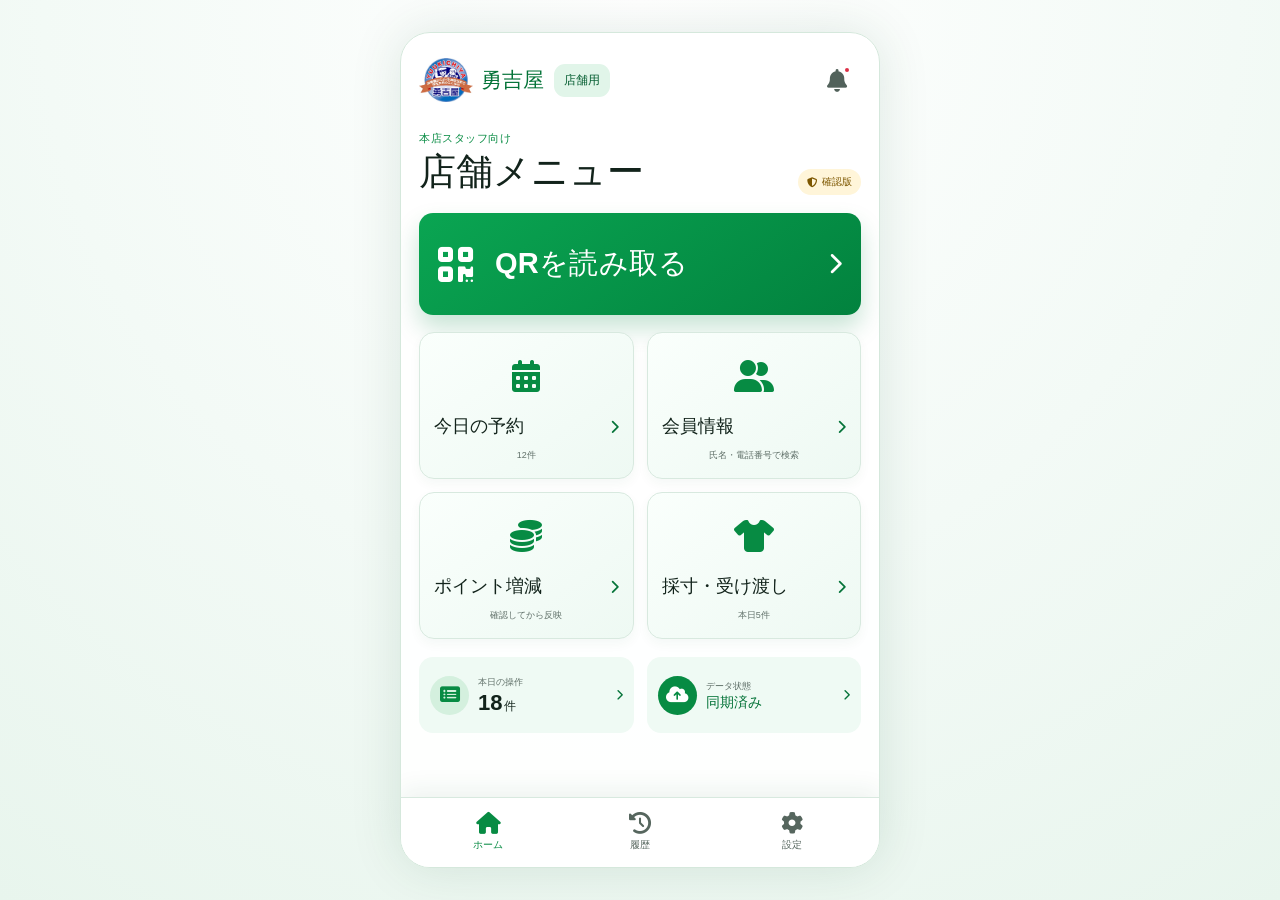
<file: store-preview/index.html>
<!doctype html>
<html lang="ja">
  <head>
    <meta charset="utf-8">
    <meta name="viewport" content="width=device-width, initial-scale=1, viewport-fit=cover">
    <meta name="robots" content="noindex, nofollow, noarchive">
    <meta name="theme-color" content="#ffffff">
    <title>店舗メニュー | 勇吉屋</title>
    <link rel="icon" href="./assets/logo.jpg">
    <link rel="stylesheet" href="./vendor/fontawesome/css/fontawesome.min.css">
    <link rel="stylesheet" href="./vendor/fontawesome/css/solid.min.css">
    <link rel="stylesheet" href="./staff-store.css">
    <script type="module" src="./staff-store.js"></script>
  </head>
  <body>
    <main class="store-app" id="storeApp">
      <header class="app-header">
        <a class="brand" href="#home" aria-label="店舗メニューのホーム">
          <img src="./assets/logo.jpg" alt="勇吉屋" width="292" height="234">
          <strong>勇吉屋</strong>
        </a>
        <span class="store-badge">店舗用</span>
        <button class="icon-button" type="button" data-dialog="noticeDialog" aria-label="お知らせを開く">
          <i class="fa-solid fa-bell" aria-hidden="true"></i>
          <span class="notification-dot" aria-hidden="true"></span>
        </button>
      </header>

      <section class="home-view app-view is-active" id="home" aria-labelledby="pageTitle">
        <div class="title-row">
          <div>
            <p class="eyebrow">本店スタッフ向け</p>
            <h1 id="pageTitle">店舗メニュー</h1>
          </div>
          <span class="preview-label"><i class="fa-solid fa-shield-halved" aria-hidden="true"></i>確認版</span>
        </div>

        <button class="scan-button" type="button" data-dialog="scanDialog">
          <i class="fa-solid fa-qrcode" aria-hidden="true"></i>
          <span>QRを読み取る</span>
          <i class="fa-solid fa-chevron-right" aria-hidden="true"></i>
        </button>

        <section class="menu-grid" aria-label="店舗の主な操作">
          <button class="menu-card" type="button" data-dialog="reservationDialog" id="reservationLink">
            <span class="menu-icon"><i class="fa-solid fa-calendar-days" aria-hidden="true"></i></span>
            <span class="menu-label">今日の予約</span>
            <i class="fa-solid fa-chevron-right card-arrow" aria-hidden="true"></i>
            <small>12件</small>
          </button>
          <button class="menu-card" type="button" data-dialog="memberDialog">
            <span class="menu-icon"><i class="fa-solid fa-user-group" aria-hidden="true"></i></span>
            <span class="menu-label">会員情報</span>
            <i class="fa-solid fa-chevron-right card-arrow" aria-hidden="true"></i>
            <small>氏名・電話番号で検索</small>
          </button>
          <button class="menu-card" type="button" data-dialog="pointDialog">
            <span class="menu-icon"><i class="fa-solid fa-coins" aria-hidden="true"></i></span>
            <span class="menu-label">ポイント増減</span>
            <i class="fa-solid fa-chevron-right card-arrow" aria-hidden="true"></i>
            <small>確認してから反映</small>
          </button>
          <button class="menu-card" type="button" data-dialog="handoffDialog">
            <span class="menu-icon"><i class="fa-solid fa-shirt" aria-hidden="true"></i></span>
            <span class="menu-label">採寸・受け渡し</span>
            <i class="fa-solid fa-chevron-right card-arrow" aria-hidden="true"></i>
            <small>本日5件</small>
          </button>
        </section>

        <section class="status-grid" aria-label="本日の店舗端末状況">
          <button type="button" data-view="history">
            <span class="status-icon"><i class="fa-solid fa-rectangle-list" aria-hidden="true"></i></span>
            <span><small>本日の操作</small><strong>18<em>件</em></strong></span>
            <i class="fa-solid fa-chevron-right" aria-hidden="true"></i>
          </button>
          <button type="button" data-dialog="syncDialog">
            <span class="status-icon check"><i class="fa-solid fa-cloud-arrow-up" aria-hidden="true"></i></span>
            <span><small>データ状態</small><strong class="sync-text">同期済み</strong></span>
            <i class="fa-solid fa-chevron-right" aria-hidden="true"></i>
          </button>
        </section>
      </section>

      <section class="secondary-view app-view" id="history" aria-labelledby="historyTitle" hidden>
        <div class="subpage-heading">
          <button class="back-button" type="button" data-view="home" aria-label="店舗メニューへ戻る"><i class="fa-solid fa-chevron-left" aria-hidden="true"></i></button>
          <div><p class="eyebrow">本店・この端末</p><h1 id="historyTitle">操作履歴</h1></div>
        </div>
        <p class="view-note">顧客情報は表示せず、操作の種類と担当者だけを確認できます。</p>
        <div class="history-list" id="historyList"></div>
      </section>

      <section class="secondary-view app-view" id="settings" aria-labelledby="settingsTitle" hidden>
        <div class="subpage-heading">
          <button class="back-button" type="button" data-view="home" aria-label="店舗メニューへ戻る"><i class="fa-solid fa-chevron-left" aria-hidden="true"></i></button>
          <div><p class="eyebrow">端末と店舗</p><h1 id="settingsTitle">設定</h1></div>
        </div>
        <div class="settings-list">
          <button type="button" data-dialog="storeDialog"><span><i class="fa-solid fa-store" aria-hidden="true"></i><b>利用店舗</b><small>本店</small></span><i class="fa-solid fa-chevron-right" aria-hidden="true"></i></button>
          <button type="button" data-dialog="deviceDialog"><span><i class="fa-solid fa-mobile-screen-button" aria-hidden="true"></i><b>この端末</b><small>本店-01</small></span><i class="fa-solid fa-chevron-right" aria-hidden="true"></i></button>
          <button type="button" data-dialog="supportDialog"><span><i class="fa-solid fa-circle-question" aria-hidden="true"></i><b>困ったとき</b><small>操作方法と連絡先</small></span><i class="fa-solid fa-chevron-right" aria-hidden="true"></i></button>
        </div>
        <p class="prototype-note"><i class="fa-solid fa-circle-info" aria-hidden="true"></i>この確認版は本番データを変更しません。</p>
      </section>

      <nav class="bottom-nav" aria-label="店舗メニュー">
        <button type="button" data-view="home" class="is-active" aria-current="page"><i class="fa-solid fa-house" aria-hidden="true"></i><span>ホーム</span></button>
        <button type="button" data-view="history"><i class="fa-solid fa-clock-rotate-left" aria-hidden="true"></i><span>履歴</span></button>
        <button type="button" data-view="settings"><i class="fa-solid fa-gear" aria-hidden="true"></i><span>設定</span></button>
      </nav>
    </main>

    <dialog id="scanDialog" aria-labelledby="scanTitle">
      <form method="dialog" class="dialog-card">
        <header><div><span>会員証</span><h2 id="scanTitle">QRを読み取る</h2></div><button type="submit" class="dialog-close" aria-label="閉じる"><i class="fa-solid fa-xmark" aria-hidden="true"></i></button></header>
        <div class="scanner-preview" aria-hidden="true"><i class="fa-solid fa-qrcode"></i><span>枠内に会員証を合わせます</span></div>
        <p>本番ではボタンを押したあとにカメラ許可を求め、読み取り結果を会員情報照会へ渡します。</p>
        <button type="button" class="primary-action" id="simulateScan"><i class="fa-solid fa-camera" aria-hidden="true"></i>確認用QRを読み取る</button>
      </form>
    </dialog>

    <dialog id="memberDialog" aria-labelledby="memberTitle">
      <form method="dialog" class="dialog-card" id="memberSearchForm">
        <header><div><span>会員情報</span><h2 id="memberTitle">会員を検索</h2></div><button type="submit" class="dialog-close" aria-label="閉じる"><i class="fa-solid fa-xmark" aria-hidden="true"></i></button></header>
        <label class="field-label" for="memberQuery">氏名・電話番号・会員番号</label>
        <div class="search-row"><input id="memberQuery" type="search" placeholder="例：山田" autocomplete="off"><button type="button" id="memberSearchButton" aria-label="検索"><i class="fa-solid fa-magnifying-glass" aria-hidden="true"></i></button></div>
        <div class="member-result" id="memberResult" hidden><span class="member-avatar"><i class="fa-solid fa-user" aria-hidden="true"></i></span><div><strong>山田 ○○ 様</strong><small>会員番号：YK-••••-2486</small><small>保有ポイント：1,280pt</small></div><i class="fa-solid fa-chevron-right" aria-hidden="true"></i></div>
        <p class="dialog-hint">確認版のため、表示内容はサンプルです。</p>
      </form>
    </dialog>

    <dialog id="pointDialog" aria-labelledby="pointTitle">
      <form method="dialog" class="dialog-card" id="pointForm">
        <header><div><span>ポイント</span><h2 id="pointTitle">ポイントを増減</h2></div><button type="submit" class="dialog-close" aria-label="閉じる"><i class="fa-solid fa-xmark" aria-hidden="true"></i></button></header>
        <p class="selection-required"><i class="fa-solid fa-circle-exclamation" aria-hidden="true"></i>先にQR読取または会員検索で対象者を選択します。</p>
        <fieldset><legend>操作</legend><div class="segment-control"><label><input type="radio" name="pointMode" value="add" checked><span><i class="fa-solid fa-plus" aria-hidden="true"></i>付与</span></label><label><input type="radio" name="pointMode" value="subtract"><span><i class="fa-solid fa-minus" aria-hidden="true"></i>利用</span></label></div></fieldset>
        <label class="field-label" for="pointAmount">ポイント数</label><input id="pointAmount" type="number" inputmode="numeric" min="1" max="99999" value="50">
        <label class="field-label" for="pointReason">理由</label><select id="pointReason"><option>店頭購入</option><option>キャンペーン</option><option>訂正</option></select>
        <button type="button" class="primary-action" id="simulatePoint">確認画面へ</button>
        <p class="dialog-hint">実際のポイントは変更されません。</p>
      </form>
    </dialog>

    <dialog id="handoffDialog" aria-labelledby="handoffTitle">
      <form method="dialog" class="dialog-card">
        <header><div><span>店舗業務</span><h2 id="handoffTitle">採寸・受け渡し</h2></div><button type="submit" class="dialog-close" aria-label="閉じる"><i class="fa-solid fa-xmark" aria-hidden="true"></i></button></header>
        <div class="task-summary"><div><i class="fa-solid fa-ruler" aria-hidden="true"></i><span><strong>採寸待ち</strong><b>2件</b></span></div><div><i class="fa-solid fa-box" aria-hidden="true"></i><span><strong>受け渡し待ち</strong><b>3件</b></span></div></div>
        <button class="primary-action" type="button" id="previewReservationButton">今日の予約から確認</button>
      </form>
    </dialog>

    <dialog id="reservationDialog" aria-labelledby="reservationTitle">
      <form method="dialog" class="dialog-card">
        <header><div><span>本店</span><h2 id="reservationTitle">今日の予約</h2></div><button type="submit" class="dialog-close" aria-label="閉じる"><i class="fa-solid fa-xmark" aria-hidden="true"></i></button></header>
        <div class="task-summary"><div><i class="fa-solid fa-calendar-check" aria-hidden="true"></i><span><strong>予約</strong><b>12件</b></span></div><div><i class="fa-solid fa-ruler" aria-hidden="true"></i><span><strong>採寸待ち</strong><b>2件</b></span></div></div>
        <p>外部確認版では、実際のお客様名や予約時刻は表示しません。</p>
        <button class="primary-action" type="button" id="previewReservationListButton">予約一覧の操作を確認</button>
      </form>
    </dialog>

    <dialog id="noticeDialog" aria-labelledby="noticeTitle"><form method="dialog" class="dialog-card compact-dialog"><header><div><span>お知らせ</span><h2 id="noticeTitle">本日の連絡</h2></div><button type="submit" class="dialog-close" aria-label="閉じる"><i class="fa-solid fa-xmark" aria-hidden="true"></i></button></header><p class="notice-item"><b>10:00</b><span>予約表は最新の状態です。</span></p><p class="notice-item"><b>9月24日</b><span>システムメンテナンス予定</span></p></form></dialog>
    <dialog id="syncDialog" aria-labelledby="syncTitle"><form method="dialog" class="dialog-card compact-dialog"><header><div><span>データ状態</span><h2 id="syncTitle">同期済みです</h2></div><button type="submit" class="dialog-close" aria-label="閉じる"><i class="fa-solid fa-xmark" aria-hidden="true"></i></button></header><p>最終確認：たった今</p><p class="dialog-hint">本番では通信状態と未送信操作の有無を表示します。</p></form></dialog>
    <dialog id="storeDialog"><form method="dialog" class="dialog-card compact-dialog"><header><div><span>利用店舗</span><h2>本店</h2></div><button type="submit" class="dialog-close" aria-label="閉じる"><i class="fa-solid fa-xmark" aria-hidden="true"></i></button></header><p>端末は本店用として登録されています。</p></form></dialog>
    <dialog id="deviceDialog"><form method="dialog" class="dialog-card compact-dialog"><header><div><span>端末情報</span><h2>本店-01</h2></div><button type="submit" class="dialog-close" aria-label="閉じる"><i class="fa-solid fa-xmark" aria-hidden="true"></i></button></header><p>最終同期：たった今<br>状態：正常</p></form></dialog>
    <dialog id="supportDialog"><form method="dialog" class="dialog-card compact-dialog"><header><div><span>サポート</span><h2>困ったとき</h2></div><button type="submit" class="dialog-close" aria-label="閉じる"><i class="fa-solid fa-xmark" aria-hidden="true"></i></button></header><p>画面を閉じて開き直しても解決しない場合は、端末名「本店-01」と発生時刻を管理者へ伝えてください。</p></form></dialog>
    <p class="toast" id="toast" role="status" aria-live="polite" hidden></p>
  </body>
</html>
</file>
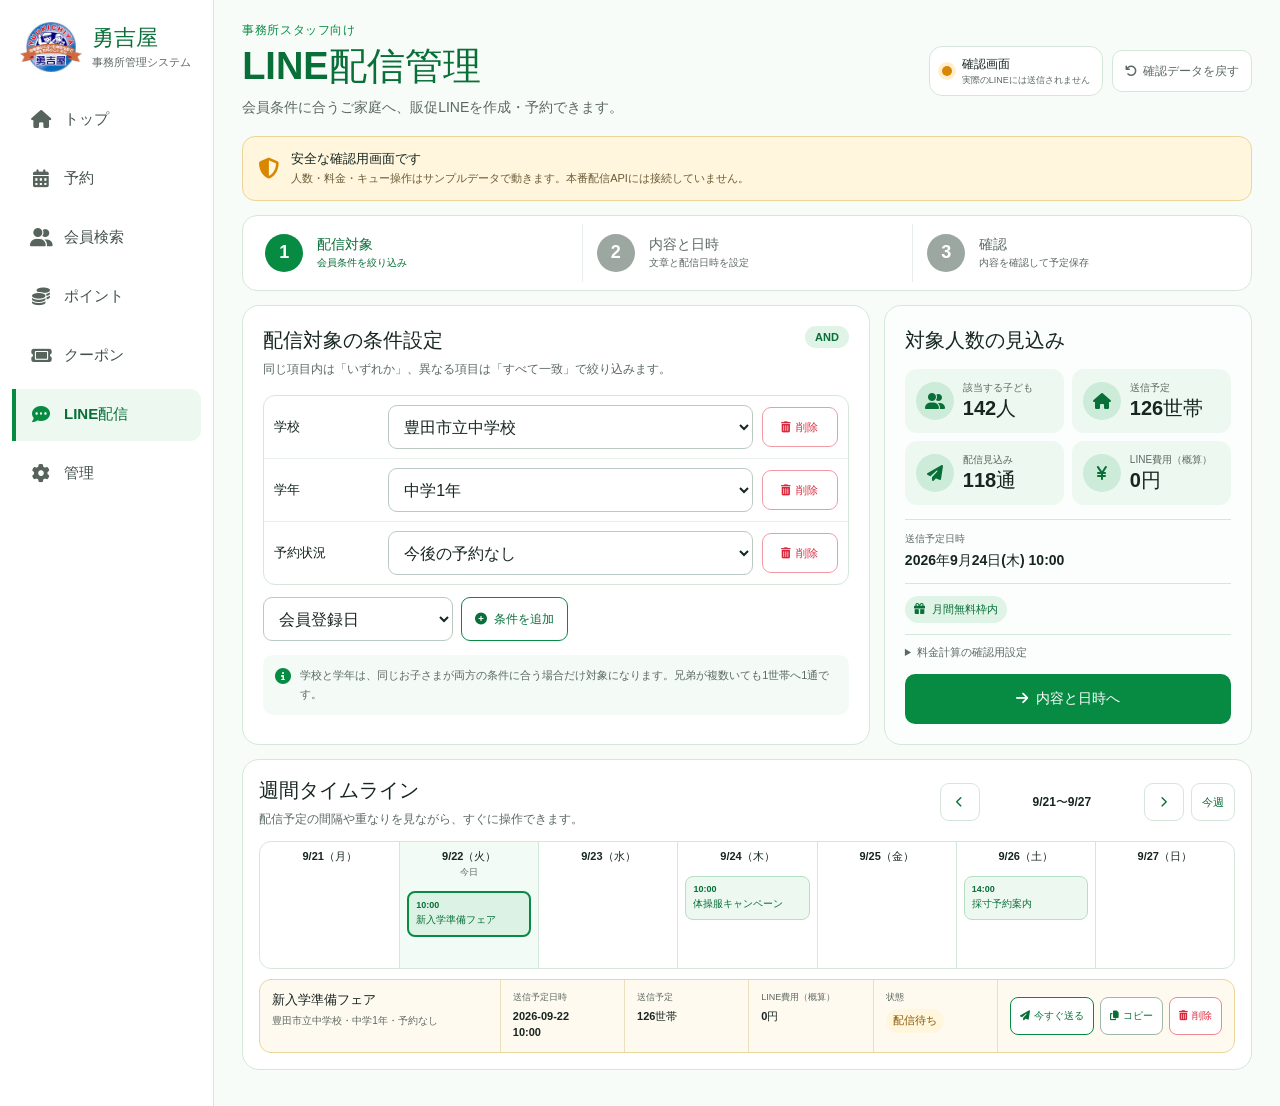
<file: office-preview/line-campaigns/index.html>
<!doctype html>
<html lang="ja">
  <head>
    <meta charset="utf-8">
    <meta name="viewport" content="width=device-width, initial-scale=1, viewport-fit=cover">
    <meta name="robots" content="noindex, nofollow, noarchive">
    <meta name="theme-color" content="#078b43">
    <title>LINE配信管理 | 勇吉屋</title>
    <link rel="icon" href="../../store-preview/assets/logo.jpg">
    <link rel="stylesheet" href="../../store-preview/vendor/fontawesome/css/fontawesome.min.css">
    <link rel="stylesheet" href="../../store-preview/vendor/fontawesome/css/solid.min.css">
    <link rel="stylesheet" href="./staff-campaigns.css">
    <script type="module" src="./staff-campaigns.js"></script>
  </head>
  <body>
    <div class="admin-shell">
      <aside class="side-panel" aria-label="事務所管理メニュー">
        <div class="side-brand">
          <img src="../../store-preview/assets/logo.jpg" alt="勇吉屋" width="292" height="234">
          <div><strong>勇吉屋</strong><span>事務所管理システム</span></div>
        </div>
        <nav class="side-nav">
          <a href="../"><i class="fa-solid fa-house" aria-hidden="true"></i><span>トップ</span></a>
          <a href="#"><i class="fa-solid fa-calendar-days" aria-hidden="true"></i><span>予約</span></a>
          <a href="#"><i class="fa-solid fa-user-group" aria-hidden="true"></i><span>会員検索</span></a>
          <a href="#"><i class="fa-solid fa-coins" aria-hidden="true"></i><span>ポイント</span></a>
          <a href="#"><i class="fa-solid fa-ticket" aria-hidden="true"></i><span>クーポン</span></a>
          <a href="#campaignComposer" class="active" aria-current="page"><i class="fa-solid fa-comment-dots" aria-hidden="true"></i><span>LINE配信</span></a>
          <a href="#"><i class="fa-solid fa-gear" aria-hidden="true"></i><span>管理</span></a>
        </nav>
      </aside>

      <main class="main-content">
        <header class="page-header">
          <div>
            <p class="eyebrow">事務所スタッフ向け</p>
            <h1>LINE配信管理</h1>
            <p>会員条件に合うご家庭へ、販促LINEを作成・予約できます。</p>
          </div>
          <div class="header-actions">
            <div class="status-pill"><span></span><div><strong>確認画面</strong><small>実際のLINEには送信されません</small></div></div>
            <button type="button" class="quiet-button" id="resetDemoButton"><i class="fa-solid fa-arrow-rotate-left" aria-hidden="true"></i>確認データを戻す</button>
          </div>
        </header>

        <section class="prototype-banner" aria-label="確認画面の注意">
          <i class="fa-solid fa-shield-halved" aria-hidden="true"></i>
          <div><strong>安全な確認用画面です</strong><p>人数・料金・キュー操作はサンプルデータで動きます。本番配信APIには接続していません。</p></div>
        </section>

        <section class="stepper" aria-label="配信作成の手順">
          <button type="button" class="step is-active" data-step="1" aria-current="step"><b>1</b><span><strong>配信対象</strong><small>会員条件を絞り込み</small></span></button>
          <button type="button" class="step" data-step="2"><b>2</b><span><strong>内容と日時</strong><small>文章と配信日時を設定</small></span></button>
          <button type="button" class="step" data-step="3"><b>3</b><span><strong>確認</strong><small>内容を確認して予定保存</small></span></button>
        </section>

        <section class="composer-layout" id="campaignComposer">
          <form class="composer-panel" id="campaignForm">
            <section class="form-step" data-panel="1">
              <div class="section-heading">
                <div><h2>配信対象の条件設定</h2><p>同じ項目内は「いずれか」、異なる項目は「すべて一致」で絞り込みます。</p></div>
                <span class="logic-badge">AND</span>
              </div>

              <div class="condition-list" id="conditionList">
                <div class="condition-row" data-condition="school">
                  <label for="schoolCondition">学校</label>
                  <select id="schoolCondition">
                    <option value="toyota-junior">豊田市立中学校</option>
                    <option value="josui-junior">浄水中学校</option>
                    <option value="umetsubo-elementary">梅坪小学校</option>
                    <option value="takahashi-junior">高橋中学校</option>
                    <option value="all">すべての学校</option>
                  </select>
                  <button type="button" class="remove-condition" data-remove-condition="school" aria-label="学校条件を削除"><i class="fa-solid fa-trash-can" aria-hidden="true"></i><span>削除</span></button>
                </div>
                <div class="condition-row" data-condition="grade">
                  <label for="gradeCondition">学年</label>
                  <select id="gradeCondition">
                    <option value="junior-1">中学1年</option>
                    <option value="junior-2">中学2年</option>
                    <option value="junior-3">中学3年</option>
                    <option value="elementary-6">小学6年</option>
                    <option value="all">すべての学年</option>
                  </select>
                  <button type="button" class="remove-condition" data-remove-condition="grade" aria-label="学年条件を削除"><i class="fa-solid fa-trash-can" aria-hidden="true"></i><span>削除</span></button>
                </div>
                <div class="condition-row" data-condition="reservation">
                  <label for="reservationCondition">予約状況</label>
                  <select id="reservationCondition">
                    <option value="none">今後の予約なし</option>
                    <option value="upcoming">今後の予約あり</option>
                    <option value="past">過去に予約あり</option>
                    <option value="all">指定しない</option>
                  </select>
                  <button type="button" class="remove-condition" data-remove-condition="reservation" aria-label="予約条件を削除"><i class="fa-solid fa-trash-can" aria-hidden="true"></i><span>削除</span></button>
                </div>
                <div class="condition-row" data-condition="registered" hidden>
                  <label for="registeredCondition">会員登録</label>
                  <select id="registeredCondition">
                    <option value="90">90日以内</option>
                    <option value="180">180日以内</option>
                    <option value="365">1年以内</option>
                    <option value="all">指定しない</option>
                  </select>
                  <button type="button" class="remove-condition" data-remove-condition="registered" aria-label="会員登録条件を削除"><i class="fa-solid fa-trash-can" aria-hidden="true"></i><span>削除</span></button>
                </div>
                <div class="condition-row" data-condition="measurement" hidden>
                  <label for="measurementCondition">採寸履歴</label>
                  <select id="measurementCondition">
                    <option value="none">採寸記録なし</option>
                    <option value="recent">1年以内に採寸あり</option>
                    <option value="old">1年以上前に採寸あり</option>
                    <option value="all">指定しない</option>
                  </select>
                  <button type="button" class="remove-condition" data-remove-condition="measurement" aria-label="採寸履歴条件を削除"><i class="fa-solid fa-trash-can" aria-hidden="true"></i><span>削除</span></button>
                </div>
              </div>

              <div class="add-condition-row">
                <select id="conditionType" aria-label="追加する条件">
                  <option value="registered">会員登録日</option>
                  <option value="measurement">採寸履歴</option>
                </select>
                <button type="button" class="outline-button" id="addConditionButton"><i class="fa-solid fa-circle-plus" aria-hidden="true"></i>条件を追加</button>
              </div>
              <div class="rule-note"><i class="fa-solid fa-circle-info" aria-hidden="true"></i><p>学校と学年は、同じお子さまが両方の条件に合う場合だけ対象になります。兄弟が複数いても1世帯へ1通です。</p></div>
            </section>

            <section class="form-step" data-panel="2" hidden>
              <div class="section-heading"><div><h2>メッセージ内容と配信日時</h2><p>受け取る方に伝わる短い文章と、送る日時を設定します。</p></div></div>
              <div class="field-stack">
                <label for="campaignTitle">管理用タイトル<span>必須</span></label>
                <input id="campaignTitle" type="text" value="新入学準備フェア" maxlength="50" required>
                <label for="messageBody">LINE本文<span>必須</span></label>
                <textarea id="messageBody" rows="6" maxlength="500" required>こんにちは、勇吉屋です。新入学に向けた制服・体操服の準備フェアを開催します。対象商品や採寸予約について、詳しくは下の案内をご確認ください。</textarea>
                <label for="messageLink">案内リンク</label>
                <input id="messageLink" type="url" value="https://www.yuukichi-ya.com/" inputmode="url">
                <div class="date-time-grid">
                  <label for="scheduledDate">送信予定日<input id="scheduledDate" type="date" value="2026-09-24" required></label>
                  <label for="scheduledTime">送信予定時刻<input id="scheduledTime" type="time" value="10:00" required></label>
                </div>
                <p class="field-message" id="scheduleHint" role="status" aria-live="polite"></p>
              </div>
            </section>

            <section class="form-step" data-panel="3" hidden>
              <div class="section-heading"><div><h2>配信予定の最終確認</h2><p>対象・内容・日時を確認してキューへ保存します。この操作ではまだ送信されません。</p></div></div>
              <dl class="review-list">
                <div><dt>管理用タイトル</dt><dd id="reviewTitle"></dd></div>
                <div><dt>配信条件</dt><dd id="reviewConditions"></dd></div>
                <div><dt>送信予定日時</dt><dd id="reviewSchedule"></dd></div>
                <div><dt>送信予定数</dt><dd id="reviewRecipients"></dd></div>
                <div><dt>LINE費用（概算）</dt><dd id="reviewCost"></dd></div>
              </dl>
              <article class="message-preview">
                <span>受信画面の確認</span>
                <strong id="previewTitle"></strong>
                <p id="previewBody"></p>
                <a id="previewLink" href="#" tabindex="-1">詳しく見る</a>
              </article>
            </section>
          </form>

          <aside class="estimate-panel" aria-live="polite">
            <h2>対象人数の見込み</h2>
            <div class="estimate-grid">
              <div><i class="fa-solid fa-user-group" aria-hidden="true"></i><span>該当する子ども</span><strong id="childCount">142人</strong></div>
              <div><i class="fa-solid fa-house" aria-hidden="true"></i><span>送信予定</span><strong id="householdCount">126世帯</strong></div>
              <div><i class="fa-solid fa-paper-plane" aria-hidden="true"></i><span>配信見込み</span><strong id="deliveryCount">118通</strong></div>
              <div><i class="fa-solid fa-yen-sign" aria-hidden="true"></i><span>LINE費用（概算）</span><strong id="costEstimate">0円</strong></div>
            </div>
            <div class="scheduled-summary"><span>送信予定日時</span><strong id="scheduleSummary">2026年9月24日（木）10:00</strong></div>
            <p class="quota-state" id="quotaState"><i class="fa-solid fa-gift" aria-hidden="true"></i>月間無料枠内</p>
            <details class="cost-settings">
              <summary>料金計算の確認用設定</summary>
              <div>
                <label for="remainingQuota">当月の残り配信枠<input id="remainingQuota" type="number" min="0" max="1000000" value="200"><span>通</span></label>
                <label for="unitCost">追加1通あたり<input id="unitCost" type="number" min="0" max="100" step="0.01" value="3.30"><span>円</span></label>
              </div>
              <p>正式版では契約プランと当月利用数をLINEから取得して計算します。</p>
            </details>
            <button type="button" class="primary-button" id="primaryActionButton"><i class="fa-solid fa-arrow-right" aria-hidden="true"></i><span>内容と日時へ</span></button>
            <button type="button" class="back-button" id="backStepButton" hidden>前の手順へ戻る</button>
          </aside>
        </section>

        <section class="queue-section" aria-labelledby="queueTitle">
          <div class="queue-header">
            <div><h2 id="queueTitle">週間タイムライン</h2><p>配信予定の間隔や重なりを見ながら、すぐに操作できます。</p></div>
            <div class="week-controls">
              <button type="button" id="previousWeek" aria-label="前の週"><i class="fa-solid fa-chevron-left" aria-hidden="true"></i></button>
              <strong id="weekLabel"></strong>
              <button type="button" id="nextWeek" aria-label="次の週"><i class="fa-solid fa-chevron-right" aria-hidden="true"></i></button>
              <button type="button" id="thisWeekButton">今週</button>
            </div>
          </div>
          <div class="timeline" id="timeline" role="list" aria-label="LINE配信予定"></div>
          <article class="selected-campaign" id="selectedCampaign" aria-live="polite"></article>
          <p class="empty-queue" id="emptyQueue" hidden>この週の配信予定はありません。</p>
        </section>
      </main>
    </div>

    <dialog id="sendDialog" aria-labelledby="sendDialogTitle">
      <form method="dialog" id="sendForm">
        <header><div><span class="danger-label">外部送信の確認</span><h2 id="sendDialogTitle">今すぐ送りますか？</h2></div><button type="button" class="dialog-close" data-close-dialog="sendDialog" aria-label="閉じる"><i class="fa-solid fa-xmark" aria-hidden="true"></i></button></header>
        <div class="dialog-summary" id="sendDialogSummary"></div>
        <p class="prototype-dialog-note">この確認画面では実LINEへは送られず、状態だけが「送信済み」に変わります。</p>
        <label class="confirm-check"><input id="sendConfirmation" type="checkbox" required><span>対象人数・内容・費用を確認しました</span></label>
        <div class="dialog-actions"><button type="button" class="quiet-button" data-close-dialog="sendDialog">戻る</button><button type="submit" class="danger-button" id="confirmSendButton" disabled>確認用として送信済みにする</button></div>
      </form>
    </dialog>

    <dialog id="deleteDialog" aria-labelledby="deleteDialogTitle">
      <form method="dialog" id="deleteForm">
        <header><div><span class="danger-label">予定の削除</span><h2 id="deleteDialogTitle">この配信予定を削除しますか？</h2></div><button type="button" class="dialog-close" data-close-dialog="deleteDialog" aria-label="閉じる"><i class="fa-solid fa-xmark" aria-hidden="true"></i></button></header>
        <div class="dialog-summary" id="deleteDialogSummary"></div>
        <p>確認用キューから削除します。実際のLINE配信データには影響しません。</p>
        <div class="dialog-actions"><button type="button" class="quiet-button" data-close-dialog="deleteDialog">戻る</button><button type="submit" class="danger-button">削除する</button></div>
      </form>
    </dialog>
    <p class="toast" id="toast" role="status" aria-live="polite" hidden></p>
  </body>
</html>
</file>
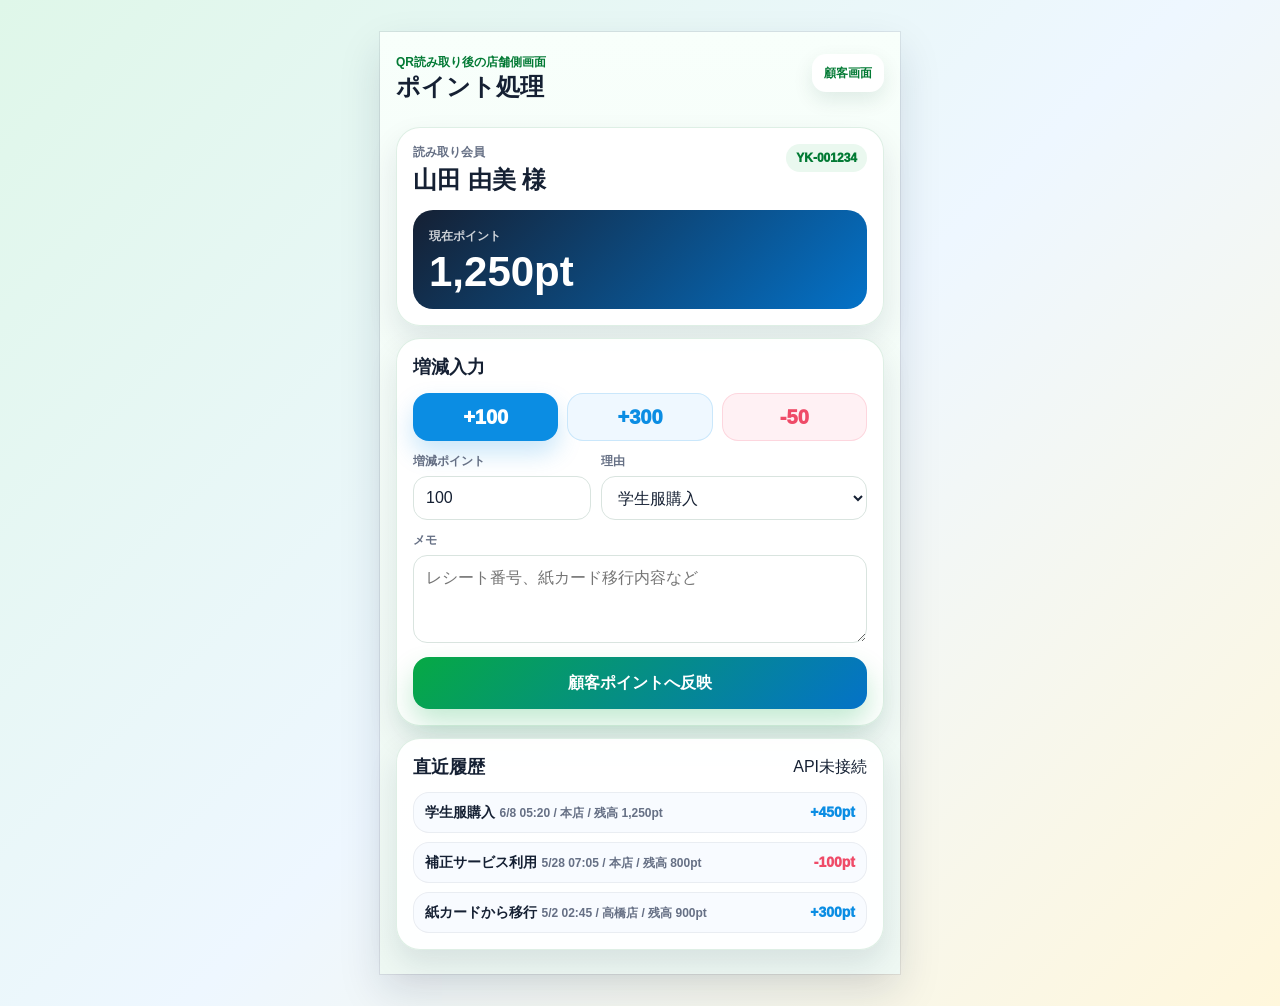
<file: staff.html>
<!doctype html>
<html lang="ja">
  <head>
    <meta charset="utf-8" />
    <meta name="viewport" content="width=device-width, initial-scale=1, viewport-fit=cover" />
    <title>勇吉屋 店舗側ポイント処理デモ</title>
    <meta name="robots" content="noindex, nofollow" />
    <link rel="icon" href="data:," />
    <link rel="stylesheet" href="./styles.css" />
    <script src="./config.js?v=20260613-point-sync"></script>
  </head>
  <body>
    <main class="staff-page-shell" aria-label="勇吉屋 店舗側ポイント処理">
      <header class="staff-page-header">
        <div>
          <p>QR読み取り後の店舗側画面</p>
          <h1>ポイント処理</h1>
        </div>
        <a class="staff-page-link" href="./?screen=points">顧客画面</a>
      </header>

      <section class="staff-dashboard-card" aria-label="会員情報">
        <div class="staff-member-summary">
          <div>
            <p>読み取り会員</p>
            <h2 id="staffMemberName">山田 由美 様</h2>
          </div>
          <span class="staff-member-code" id="staffMemberCode">YK-001234</span>
        </div>

        <div class="staff-balance-box">
          <span class="staff-balance-label">現在ポイント</span>
          <strong id="staffCurrentPoints">1,250pt</strong>
        </div>
      </section>

      <section class="staff-dashboard-card" aria-label="ポイント増減">
        <div class="section-title-row">
          <h2>増減入力</h2>
        </div>

        <div class="staff-quick-actions" aria-label="よく使う増減">
          <button class="staff-delta-button is-plus is-active" type="button" data-delta="100">+100</button>
          <button class="staff-delta-button is-plus" type="button" data-delta="300">+300</button>
          <button class="staff-delta-button is-minus" type="button" data-delta="-50">-50</button>
        </div>

        <div class="staff-form-grid">
          <label>
            <span>増減ポイント</span>
            <input id="staffDeltaInput" type="number" inputmode="numeric" value="100" />
          </label>
          <label>
            <span>理由</span>
            <select id="staffReasonInput">
              <option value="学生服購入">学生服購入</option>
              <option value="紙カードから移行">紙カードから移行</option>
              <option value="補正サービス利用">補正サービス利用</option>
              <option value="ポイント訂正">ポイント訂正</option>
            </select>
          </label>
        </div>

        <label class="staff-memo-label">
          <span>メモ</span>
          <textarea id="staffMemoInput" rows="3" placeholder="レシート番号、紙カード移行内容など"></textarea>
        </label>

        <button class="apply-points-button" id="applyPointsButton" type="button">
          顧客ポイントへ反映
        </button>

        <div class="staff-result" id="staffResult" hidden>反映しました</div>
      </section>

      <section class="staff-dashboard-card" aria-label="直近履歴">
        <div class="section-title-row">
          <h2>直近履歴</h2>
          <span id="staffSyncText">待機中</span>
        </div>
        <div class="staff-transaction-list" id="staffTransactionList"></div>
      </section>
    </main>

    <script src="./staff.js?v=20260613-point-sync"></script>
  </body>
</html>
</file>
<file: styles.css>
:root {
  color-scheme: light;
  --green: #06a944;
  --green-dark: #027a34;
  --green-soft: #eaf8ef;
  --ink: #152033;
  --muted: #667085;
  --line: #d9e4df;
  --paper: #ffffff;
  --panel: #f7fbf8;
  --shadow: 0 18px 40px rgba(12, 34, 58, 0.13);
  font-family: -apple-system, BlinkMacSystemFont, "Hiragino Sans", "Hiragino Kaku Gothic ProN", "Yu Gothic", Meiryo, sans-serif;
}

* {
  box-sizing: border-box;
}

html {
  background: linear-gradient(135deg, #dff7e9 0%, #eef7ff 52%, #fff7dc 100%);
}

body {
  margin: 0;
  color: var(--ink);
  min-height: 100vh;
}

body.sheet-open,
body.points-open,
body.reservation-open,
body.measurement-records-open,
body.coupon-open {
  overflow: hidden;
}

button,
input,
select,
textarea {
  font: inherit;
}

button {
  cursor: pointer;
}

a {
  color: inherit;
  text-decoration: none;
}

h1,
h2,
p,
dl,
dd {
  margin: 0;
}

.phone-shell {
  width: min(100%, 430px);
  min-height: 100vh;
  margin: 0 auto;
  padding: max(12px, env(safe-area-inset-top)) 16px 24px;
  background: linear-gradient(180deg, #f8fffb 0%, #eef8f3 100%);
  box-shadow: 0 0 0 1px rgba(15, 23, 42, 0.08), var(--shadow);
}

.member-page-header {
  display: grid;
  grid-template-columns: 42px minmax(0, 1fr);
  align-items: center;
  gap: 9px;
  padding: 8px 0 14px;
}

.line-return-button {
  width: 42px;
  height: 42px;
  display: grid;
  place-items: center;
  border: 0;
  border-radius: 14px;
  padding: 0;
  color: var(--green-dark);
  background: white;
  box-shadow: 0 8px 20px rgba(10, 72, 50, 0.1);
}

.line-return-button span {
  font-size: 42px;
  line-height: 1;
  transform: translateY(-2px);
}

.header-kicker {
  color: var(--green-dark);
  font-size: 12px;
  font-weight: 800;
  letter-spacing: 0;
}

h1 {
  margin-top: 2px;
  font-size: 24px;
  line-height: 1.15;
}

h2 {
  font-size: 18px;
  line-height: 1.35;
}

h3 {
  margin: 0;
  font-size: 17px;
  line-height: 1.35;
}

.member-service-screen[hidden] {
  display: none;
}

.service-topbar {
  display: grid;
  grid-template-columns: 44px minmax(0, 1fr);
  align-items: center;
  gap: 9px;
  padding: 2px 0 2px;
}

.service-topbar p {
  color: var(--green-dark);
  font-size: 12px;
  font-weight: 900;
}

.service-topbar h2 {
  margin-top: 2px;
  font-size: 24px;
  line-height: 1.15;
}

.representative-card,
.member-section,
.edit-panel,
.purchase-history-section {
  margin-top: 12px;
  padding: 14px;
  border: 1px solid rgba(2, 130, 54, 0.1);
  border-radius: 22px;
  background: rgba(255, 255, 255, 0.92);
  box-shadow: 0 12px 26px rgba(12, 34, 58, 0.09);
}

.representative-card {
  border-color: rgba(6, 169, 68, 0.2);
  background: linear-gradient(180deg, #ffffff 0%, #f1fbf5 100%);
}

.representative-head {
  display: grid;
  grid-template-columns: auto minmax(0, 1fr);
  align-items: center;
  gap: 10px;
}

.representative-head strong {
  min-width: 0;
  font-size: 22px;
  line-height: 1.25;
  overflow-wrap: anywhere;
}

.representative-badge {
  display: inline-flex;
  align-items: center;
  justify-content: center;
  min-height: 30px;
  padding: 0 12px;
  border-radius: 999px;
  color: white;
  background: var(--green);
  font-size: 13px;
  font-weight: 900;
  white-space: nowrap;
}

.representative-main {
  display: grid;
  grid-template-columns: minmax(0, 1fr) minmax(0, 1fr);
  gap: 12px;
  align-items: stretch;
  margin-top: 14px;
}

.avatar-button,
.qr-panel {
  min-width: 0;
  min-height: 150px;
  display: grid;
  place-items: center;
  align-content: center;
  gap: 8px;
  border-radius: 20px;
  background: var(--paper);
  box-shadow: inset 0 0 0 1px var(--line);
}

.avatar-button {
  border: 0;
  padding: 12px;
  color: var(--green-dark);
  font-size: 12px;
  font-weight: 900;
}

.avatar-image-frame,
.member-avatar-frame,
.avatar-option-frame {
  display: block;
  overflow: hidden;
  border-radius: 50%;
  background: transparent;
}

.avatar-image-frame {
  width: 96px;
  height: 96px;
  box-shadow: 0 8px 18px rgba(12, 34, 58, 0.12);
}

.avatar-image-frame img,
.member-avatar-frame img,
.avatar-option-frame img {
  display: block;
  width: 100%;
  height: 100%;
  object-fit: cover;
  object-position: center;
}

.avatar-change-label {
  display: inline-flex;
  justify-content: center;
  min-width: 54px;
  padding: 4px 10px;
  border-radius: 999px;
  background: var(--green-soft);
}

.qr-panel {
  padding: 12px;
  color: var(--green-dark);
  font-size: 12px;
  font-weight: 900;
}

#qrCanvas {
  display: block;
  width: 96px;
  height: 96px;
  border-radius: 12px;
  background: white;
}

.representative-details {
  display: grid;
  gap: 8px;
  margin-top: 14px;
}

.representative-details div {
  display: grid;
  grid-template-columns: 88px minmax(0, 1fr);
  align-items: center;
  gap: 10px;
  min-height: 42px;
  padding: 9px 12px;
  border-radius: 14px;
  background: #ffffff;
  box-shadow: inset 0 0 0 1px var(--line);
}

.representative-details dt {
  color: var(--muted);
  font-size: 12px;
  font-weight: 900;
}

.representative-details dd {
  min-width: 0;
  font-size: 15px;
  font-weight: 900;
  overflow-wrap: anywhere;
}

.section-title-row {
  display: flex;
  align-items: center;
  justify-content: space-between;
  gap: 12px;
  margin-bottom: 12px;
}

.section-title-row > div {
  min-width: 0;
}

.section-title-row h3,
.measurement-history-head h3 {
  display: inline-flex;
  align-items: center;
  gap: 8px;
  min-width: 0;
}

.section-title-icon {
  flex: 0 0 auto;
  width: 30px;
  height: 30px;
  display: inline-grid;
  place-items: center;
  border-radius: 999px;
  color: var(--green-dark);
  background: #effbf4;
  font-size: 15px;
  font-weight: 1000;
  line-height: 1;
  box-shadow: inset 0 0 0 1px rgba(6, 169, 68, 0.16);
}

.mini-button,
.photo-button,
.sheet-close {
  min-width: 58px;
  min-height: 38px;
  display: inline-flex;
  align-items: center;
  justify-content: center;
  border: 0;
  border-radius: 14px;
  padding: 0 13px;
  color: white;
  background: var(--green);
  font-weight: 900;
  box-shadow: 0 10px 20px rgba(6, 169, 68, 0.18);
}

.sheet-close {
  color: var(--green-dark);
  background: var(--green-soft);
  box-shadow: none;
}

.photo-button input {
  display: none;
}

.member-list {
  display: grid;
  gap: 10px;
}

.member-card {
  width: 100%;
  min-width: 0;
  display: grid;
  grid-template-columns: 54px minmax(0, 1fr);
  gap: 12px;
  align-items: center;
  padding: 10px;
  border: 2px solid transparent;
  border-radius: 18px;
  background: #f8fbff;
  text-align: left;
}

.member-card.is-active {
  border-color: var(--green);
  background: #f2fff7;
}

.member-card.is-representative {
  border-color: rgba(6, 169, 68, 0.48);
}

.member-avatar-frame {
  width: 54px;
  height: 54px;
  position: relative;
  box-shadow: 0 6px 14px rgba(12, 34, 58, 0.1);
}

.member-avatar-edit-label {
  position: absolute;
  left: 50%;
  bottom: 3px;
  transform: translateX(-50%);
  min-width: 32px;
  padding: 2px 5px;
  border-radius: 999px;
  color: white;
  background: rgba(6, 169, 68, 0.92);
  font-size: 9px;
  font-weight: 900;
  line-height: 1;
  text-align: center;
  pointer-events: none;
}

.member-card-main {
  min-width: 0;
}

.member-card strong {
  display: block;
  font-size: 16px;
  line-height: 1.35;
  overflow-wrap: anywhere;
}

.member-card-detail {
  display: block;
  margin-top: 4px;
  color: var(--muted);
  font-size: 12px;
  font-weight: 800;
  line-height: 1.45;
  overflow-wrap: anywhere;
}

.purchase-history-count {
  flex: 0 0 auto;
  display: inline-flex;
  align-items: center;
  justify-content: center;
  min-height: 30px;
  padding: 0 10px;
  border-radius: 999px;
  color: var(--green-dark);
  background: var(--green-soft);
  font-size: 12px;
  font-weight: 900;
  white-space: nowrap;
}

.purchase-history-list {
  display: grid;
  gap: 10px;
}

.purchase-history-item {
  min-width: 0;
  display: grid;
  gap: 10px;
  padding: 12px;
  border-radius: 18px;
  background: #f8fbff;
  box-shadow: inset 0 0 0 1px rgba(15, 23, 42, 0.07);
}

.purchase-history-head {
  display: grid;
  grid-template-columns: minmax(0, 1fr) auto;
  gap: 10px;
  align-items: start;
}

.purchase-history-head time,
.purchase-history-head strong {
  display: block;
  min-width: 0;
}

.purchase-history-head time {
  color: var(--muted);
  font-size: 12px;
  font-weight: 900;
  line-height: 1.35;
}

.purchase-history-head strong {
  margin-top: 3px;
  font-size: 15px;
  line-height: 1.35;
  overflow-wrap: anywhere;
}

.purchase-amount {
  margin-top: 0;
  color: var(--ink);
  font-size: 16px;
  font-weight: 1000;
  white-space: nowrap;
}

.purchase-history-badges {
  display: flex;
  flex-wrap: wrap;
  gap: 6px;
}

.purchase-badge,
.purchase-point-chip {
  min-height: 26px;
  display: inline-flex;
  align-items: center;
  justify-content: center;
  padding: 0 9px;
  border-radius: 999px;
  font-size: 12px;
  font-weight: 900;
  line-height: 1;
  white-space: nowrap;
}

.purchase-badge.is-channel {
  color: #0b4d88;
  background: #e8f4ff;
}

.purchase-badge.is-granted {
  color: var(--green-dark);
  background: #e6f8ee;
}

.purchase-badge.is-pending {
  color: #9a5d00;
  background: #fff2bd;
}

.purchase-badge.is-none {
  color: #5b6574;
  background: #edf1f5;
}

.purchase-point-chip {
  color: #5b6574;
  background: white;
  box-shadow: inset 0 0 0 1px rgba(15, 23, 42, 0.1);
}

.purchase-point-chip.is-plus {
  color: #0b8de3;
}

.purchase-history-meta {
  display: grid;
  grid-template-columns: repeat(2, minmax(0, 1fr));
  gap: 8px;
}

.purchase-history-meta div {
  min-width: 0;
  padding: 8px 10px;
  border-radius: 12px;
  background: white;
}

.purchase-history-meta dt {
  color: var(--muted);
  font-size: 11px;
  font-weight: 900;
}

.purchase-history-meta dd {
  min-width: 0;
  margin-top: 2px;
  font-size: 13px;
  font-weight: 900;
  overflow-wrap: anywhere;
}

.editor-grid {
  display: grid;
  grid-template-columns: minmax(0, 1fr);
  gap: 10px;
}

.editor-grid label {
  min-width: 0;
}

label span {
  display: block;
  margin-bottom: 6px;
  color: var(--muted);
  font-size: 12px;
  font-weight: 900;
}

input,
select,
textarea {
  width: 100%;
  max-width: 100%;
  min-width: 0;
  border: 1px solid var(--line);
  border-radius: 14px;
  color: var(--ink);
  background: white;
  font-size: 16px;
  outline: none;
}

input,
select {
  min-height: 44px;
  padding: 0 12px;
}

input[type="date"] {
  appearance: none;
  -webkit-appearance: none;
  padding-right: 8px;
}

textarea {
  display: block;
  min-height: 88px;
  padding: 12px;
  resize: vertical;
}

input:focus,
select:focus,
textarea:focus {
  border-color: var(--green);
  box-shadow: 0 0 0 4px rgba(6, 169, 68, 0.13);
}

.points-screen,
.reservation-screen,
.measurement-records-screen,
.coupon-screen {
  position: fixed;
  inset: 0;
  z-index: 15;
  overflow: auto;
  padding: max(12px, env(safe-area-inset-top)) 14px 24px;
  background:
    linear-gradient(180deg, rgba(240, 255, 247, 0.96) 0%, rgba(239, 248, 255, 0.98) 52%, rgba(255, 248, 225, 0.98) 100%),
    #f8fffb;
}

.points-screen[hidden],
.reservation-screen[hidden],
.measurement-records-screen[hidden],
.coupon-screen[hidden],
.staff-sheet[hidden],
.point-effect[hidden] {
  display: none;
}

.points-phone,
.reservation-phone,
.measurement-records-phone,
.coupon-phone {
  width: min(100%, 430px);
  min-height: calc(100vh - 36px);
  margin: 0 auto;
}

.coupon-phone {
  width: min(calc(100vw - 28px), 430px);
}

.points-topbar {
  display: grid;
  grid-template-columns: 44px minmax(0, 1fr);
  align-items: center;
  gap: 9px;
  padding: 2px 0 14px;
}

.points-topbar > div {
  min-width: 0;
}

.points-back {
  width: 42px;
  height: 42px;
  display: grid;
  place-items: center;
  border: 0;
  border-radius: 14px;
  color: var(--green-dark);
  background: white;
  box-shadow: 0 8px 20px rgba(10, 72, 50, 0.1);
}

.points-back span {
  font-size: 42px;
  line-height: 1;
  transform: translateY(-2px);
}

.points-topbar p,
.qr-title-row p,
.staff-panel-head p {
  margin: 0;
  color: var(--green-dark);
  font-size: 12px;
  font-weight: 900;
}

.points-topbar h2,
.staff-panel-head h2 {
  margin: 2px 0 0;
  font-size: 24px;
  line-height: 1.15;
  overflow-wrap: anywhere;
}

.points-hero {
  position: relative;
  overflow: hidden;
  min-height: 142px;
  display: grid;
  align-content: center;
  gap: 7px;
  padding: 18px;
  border-radius: 24px;
  color: white;
  background:
    linear-gradient(135deg, rgba(255, 214, 102, 0.34) 0 22%, transparent 22% 100%),
    linear-gradient(135deg, #057f39 0%, #08aa48 45%, #0b8de3 100%);
  box-shadow: 0 20px 42px rgba(3, 117, 60, 0.24);
}

.points-label {
  font-size: 13px;
  font-weight: 900;
  opacity: 0.88;
}

#pointBalanceText {
  font-size: 52px;
  line-height: 1;
  letter-spacing: 0;
  text-shadow: 0 8px 20px rgba(0, 0, 0, 0.14);
}

.points-hero.is-updating #pointBalanceText {
  animation: balancePop 820ms cubic-bezier(0.18, 0.89, 0.32, 1.28);
}

.points-member {
  color: rgba(255, 255, 255, 0.88);
  font-size: 13px;
  font-weight: 800;
  overflow-wrap: anywhere;
}

.customer-qr-card,
.point-history-card {
  margin-top: 12px;
  padding: 14px;
  border: 1px solid rgba(2, 130, 54, 0.13);
  border-radius: 24px;
  background: rgba(255, 255, 255, 0.94);
  box-shadow: 0 14px 30px rgba(12, 34, 58, 0.1);
}

.qr-title-row {
  display: flex;
  align-items: flex-start;
  justify-content: space-between;
  gap: 12px;
}

.qr-title-row h3 {
  margin-top: 3px;
  color: var(--ink);
  font-size: 18px;
}

.secure-badge {
  flex: 0 0 auto;
  display: inline-flex;
  align-items: center;
  min-height: 30px;
  padding: 0 10px;
  border-radius: 999px;
  color: #9a5d00;
  background: #fff2bd;
  font-size: 12px;
  font-weight: 900;
  white-space: nowrap;
}

.large-qr-frame {
  position: relative;
  overflow: hidden;
  width: min(100%, 292px);
  aspect-ratio: 1;
  display: grid;
  place-items: center;
  margin: 16px auto 14px;
  border: 8px solid #f2fff7;
  border-radius: 26px;
  background: white;
  box-shadow:
    inset 0 0 0 1px rgba(15, 23, 42, 0.1),
    0 16px 34px rgba(12, 34, 58, 0.13);
}

#pointsQrCanvas {
  display: block;
  width: min(100%, 244px);
  height: auto;
  border-radius: 14px;
  background: white;
}

.scan-beam {
  position: absolute;
  inset: 0;
  display: block;
  transform: translateY(-110%);
  background: linear-gradient(180deg, transparent 0%, rgba(11, 141, 227, 0.1) 45%, rgba(11, 141, 227, 0.52) 50%, rgba(11, 141, 227, 0.1) 55%, transparent 100%);
}

.large-qr-frame.is-scanning .scan-beam {
  animation: scanBeam 850ms ease-in-out;
}

.apply-points-button {
  width: 100%;
  min-height: 52px;
  display: grid;
  place-items: center;
  border: 0;
  border-radius: 16px;
  color: white;
  background: linear-gradient(135deg, #06a944 0%, #0472c8 100%);
  font-size: 16px;
  font-weight: 900;
  box-shadow: 0 14px 28px rgba(6, 169, 68, 0.24);
}

.point-history-card .section-title-row {
  margin-bottom: 10px;
}

.point-history-card h3 {
  font-size: 18px;
}

#latestSyncText {
  color: #0b8de3;
  font-size: 12px;
  font-weight: 900;
}

.point-history-list {
  display: grid;
  gap: 9px;
}

.point-history-item {
  display: grid;
  grid-template-columns: minmax(0, 1fr) auto;
  gap: 10px;
  align-items: center;
  min-height: 58px;
  padding: 10px 12px;
  border-radius: 16px;
  background: #f8fbff;
  box-shadow: inset 0 0 0 1px rgba(15, 23, 42, 0.06);
}

.point-history-item strong,
.point-history-item span {
  display: block;
  min-width: 0;
}

.point-history-item strong {
  font-size: 14px;
  line-height: 1.35;
  overflow-wrap: anywhere;
}

.point-history-item span {
  margin-top: 3px;
  color: var(--muted);
  font-size: 12px;
  font-weight: 800;
  line-height: 1.35;
}

.point-delta {
  color: #0b8de3;
  font-size: 18px;
  font-weight: 1000;
  white-space: nowrap;
}

.point-delta.is-minus {
  color: #ef4b68;
}

.coupon-ticket {
  position: relative;
  overflow: hidden;
  border-radius: 28px;
  color: #31140d;
  background:
    radial-gradient(circle at left center, transparent 0 16px, #ffffff 17px),
    radial-gradient(circle at right center, transparent 0 16px, #ffffff 17px),
    linear-gradient(135deg, #fff7d8 0%, #ffffff 45%, #fff1f0 100%);
  box-shadow: 0 20px 44px rgba(108, 43, 28, 0.18);
}

.coupon-ticket::before,
.coupon-ticket::after {
  content: "";
  position: absolute;
  top: 97px;
  width: 34px;
  height: 34px;
  border-radius: 50%;
  background: #f4fbf6;
  box-shadow: inset 0 0 0 1px rgba(128, 67, 42, 0.08);
}

.coupon-ticket::before {
  left: -17px;
}

.coupon-ticket::after {
  right: -17px;
}

.coupon-ticket-top {
  min-height: 112px;
  display: grid;
  grid-template-columns: minmax(0, 1fr);
  align-content: center;
  gap: 10px;
  padding: 18px 20px;
  color: white;
  background:
    linear-gradient(135deg, rgba(255, 218, 118, 0.34) 0 24%, transparent 24% 100%),
    linear-gradient(135deg, #d9343f 0%, #eb6841 54%, #f1a11a 100%);
}

.coupon-ticket-top span {
  min-width: 0;
  display: inline-flex;
  align-items: center;
  justify-content: center;
  width: fit-content;
  min-height: 34px;
  padding: 0 12px;
  border-radius: 999px;
  color: #7a201f;
  background: #fff7d8;
  font-size: 13px;
  font-weight: 1000;
  white-space: nowrap;
}

.coupon-ticket-top strong {
  min-width: 0;
  font-size: clamp(42px, 14vw, 58px);
  line-height: 0.9;
  font-weight: 1000;
  letter-spacing: 0;
  text-shadow: 0 8px 18px rgba(79, 19, 9, 0.18);
  white-space: normal;
  overflow-wrap: anywhere;
}

.coupon-ticket-main {
  display: grid;
  gap: 14px;
  padding: 22px 18px 18px;
  background:
    linear-gradient(90deg, rgba(198, 77, 58, 0.18) 0 12px, transparent 12px calc(100% - 12px), rgba(198, 77, 58, 0.18) calc(100% - 12px)),
    #ffffff;
}

.coupon-ticket-main > * {
  min-width: 0;
}

.coupon-kicker {
  color: #b52731;
  font-size: 13px;
  font-weight: 1000;
  line-height: 1.35;
  overflow-wrap: anywhere;
}

.coupon-ticket-main h3 {
  font-size: clamp(28px, 8.5vw, 42px);
  line-height: 1.04;
  font-weight: 1000;
  letter-spacing: 0;
  overflow-wrap: anywhere;
}

.coupon-lead {
  color: #704d42;
  font-size: 14px;
  font-weight: 900;
}

.coupon-code-panel {
  min-width: 0;
  display: grid;
  gap: 6px;
  padding: 13px 14px;
  border: 2px dashed rgba(213, 52, 63, 0.42);
  border-radius: 18px;
  background: #fffaf0;
}

.coupon-code-panel span {
  color: #87562e;
  font-size: 12px;
  font-weight: 1000;
}

.coupon-code-panel strong {
  color: #111827;
  font-size: clamp(22px, 6.6vw, 32px);
  line-height: 1;
  letter-spacing: 0;
  overflow-wrap: anywhere;
}

.coupon-qr-row {
  min-width: 0;
  display: grid;
  grid-template-columns: minmax(112px, 132px) minmax(0, 1fr);
  gap: 12px;
  align-items: stretch;
}

.coupon-qr-frame {
  min-width: 0;
  aspect-ratio: 1;
  display: grid;
  place-items: center;
  padding: 10px;
  border-radius: 20px;
  background: white;
  box-shadow:
    inset 0 0 0 1px rgba(17, 24, 39, 0.1),
    0 12px 24px rgba(108, 43, 28, 0.1);
}

.coupon-qr-frame img {
  display: block;
  width: 100%;
  height: auto;
  border-radius: 9px;
}

.coupon-meta {
  display: grid;
  gap: 8px;
}

.coupon-meta div {
  min-width: 0;
  display: grid;
  align-content: center;
  gap: 3px;
  min-height: 62px;
  padding: 10px 12px;
  border-radius: 16px;
  background: #f8fbff;
  box-shadow: inset 0 0 0 1px rgba(17, 24, 39, 0.07);
}

.coupon-meta dt {
  color: var(--muted);
  font-size: 11px;
  font-weight: 1000;
}

.coupon-meta dd {
  color: #251611;
  font-size: 15px;
  font-weight: 1000;
  line-height: 1.35;
  overflow-wrap: anywhere;
}

.coupon-terms-card {
  margin-top: 12px;
  padding: 14px;
  border: 1px solid rgba(128, 67, 42, 0.12);
  border-radius: 22px;
  background: rgba(255, 255, 255, 0.92);
  box-shadow: 0 14px 30px rgba(12, 34, 58, 0.08);
}

.coupon-terms-card h3 {
  font-size: 17px;
}

.coupon-terms-card ul {
  display: grid;
  gap: 7px;
  margin: 10px 0 0;
  padding-left: 1.25em;
  color: #5f463d;
  font-size: 13px;
  font-weight: 850;
  line-height: 1.5;
}

@media (max-width: 360px) {
  .coupon-qr-row {
    grid-template-columns: minmax(0, 1fr);
  }

  .coupon-qr-frame {
    width: 168px;
    justify-self: center;
  }
}

.staff-sheet {
  position: fixed;
  inset: 0;
  z-index: 40;
  display: grid;
  align-items: end;
  justify-items: center;
  padding: 16px;
  background: rgba(15, 23, 42, 0.42);
}

.staff-sheet-panel {
  width: min(100%, 430px);
  padding: 16px;
  border-radius: 26px 26px 18px 18px;
  background: white;
  box-shadow: 0 -18px 44px rgba(12, 34, 58, 0.24);
}

.staff-panel-head {
  display: flex;
  align-items: flex-start;
  justify-content: space-between;
  gap: 12px;
}

.staff-current {
  display: grid;
  grid-template-columns: minmax(0, 1fr) auto;
  gap: 10px;
  align-items: center;
  margin-top: 14px;
  padding: 14px;
  border-radius: 18px;
  color: white;
  background: linear-gradient(135deg, #152033 0%, #0472c8 100%);
}

.staff-current span {
  font-size: 13px;
  font-weight: 900;
  opacity: 0.86;
}

.staff-current strong {
  font-size: 24px;
  line-height: 1;
}

.staff-actions {
  display: grid;
  grid-template-columns: repeat(3, minmax(0, 1fr));
  gap: 9px;
  margin-top: 12px;
}

.staff-delta-button {
  min-height: 48px;
  border: 0;
  border-radius: 16px;
  color: #0b8de3;
  background: #eff8ff;
  font-size: 20px;
  font-weight: 1000;
  box-shadow: inset 0 0 0 1px rgba(11, 141, 227, 0.16);
}

.staff-delta-button.is-minus {
  color: #ef4b68;
  background: #fff1f4;
  box-shadow: inset 0 0 0 1px rgba(239, 75, 104, 0.16);
}

.staff-delta-button.is-active {
  color: white;
  background: #0b8de3;
  box-shadow: 0 12px 24px rgba(11, 141, 227, 0.22);
}

.staff-delta-button.is-minus.is-active {
  background: #ef4b68;
  box-shadow: 0 12px 24px rgba(239, 75, 104, 0.22);
}

.staff-form-grid {
  display: grid;
  grid-template-columns: minmax(0, 0.8fr) minmax(0, 1.2fr);
  gap: 10px;
  margin-top: 12px;
}

.apply-points-button {
  margin-top: 14px;
}

.point-effect {
  position: fixed;
  inset: 0;
  z-index: 45;
  display: grid;
  place-items: center;
  pointer-events: none;
  background: rgba(255, 255, 255, 0.08);
}

.point-effect strong,
.point-effect span {
  display: block;
  text-align: center;
}

.point-effect strong {
  color: #06a944;
  font-size: 70px;
  line-height: 1;
  letter-spacing: 0;
  text-shadow: 0 12px 24px rgba(6, 169, 68, 0.2);
  animation: effectBurst 1100ms cubic-bezier(0.18, 0.89, 0.32, 1.28) forwards;
}

.point-effect strong.is-minus {
  color: #ef4b68;
  text-shadow: 0 12px 24px rgba(239, 75, 104, 0.2);
}

.point-effect span {
  margin-top: 8px;
  color: var(--ink);
  font-size: 20px;
  font-weight: 1000;
  animation: effectFade 1100ms ease forwards;
}

.reservation-card,
.measurement-record-card {
  margin-top: 12px;
  padding: 14px;
  border: 1px solid rgba(2, 130, 54, 0.13);
  border-radius: 24px;
  background: rgba(255, 255, 255, 0.94);
  box-shadow: 0 14px 30px rgba(12, 34, 58, 0.1);
}

.measurement-record-card {
  border-color: rgba(6, 169, 68, 0.22);
  background: linear-gradient(180deg, #ffffff 0%, #f5fff8 100%);
}

.section-caption {
  margin-top: 3px;
  color: var(--muted);
  font-size: 12px;
  font-weight: 800;
  line-height: 1.45;
}

.record-sync-badge,
.reservation-note-chip {
  flex: 0 0 auto;
  display: inline-flex;
  align-items: center;
  justify-content: center;
  min-height: 30px;
  padding: 0 10px;
  border-radius: 999px;
  color: var(--green-dark);
  background: var(--green-soft);
  font-size: 12px;
  font-weight: 1000;
  white-space: nowrap;
}

.refresh-reservations-button {
  flex: 0 0 auto;
  min-height: 32px;
  border: 0;
  border-radius: 999px;
  padding: 0 12px;
  color: var(--green-dark);
  background: var(--green-soft);
  font-size: 12px;
  font-weight: 1000;
}

.reservation-status-list {
  display: grid;
  gap: 10px;
}

.reservation-status-empty,
.reservation-status-alert {
  display: grid;
  gap: 4px;
  padding: 12px;
  border-radius: 16px;
  background: #f8fbff;
  box-shadow: inset 0 0 0 1px rgba(15, 23, 42, 0.06);
}

.reservation-status-empty strong,
.reservation-status-alert {
  color: var(--ink);
  font-size: 14px;
  font-weight: 1000;
  line-height: 1.45;
}

.reservation-status-empty span {
  color: var(--muted);
  font-size: 12px;
  font-weight: 850;
  line-height: 1.45;
}

.reservation-status-alert {
  color: var(--green-dark);
  background: var(--green-soft);
}

.reservation-status-item {
  display: grid;
  grid-template-columns: 54px minmax(0, 1fr);
  gap: 12px;
  align-items: start;
  padding: 12px;
  border-radius: 18px;
  background: #ffffff;
  box-shadow: inset 0 0 0 1px rgba(15, 23, 42, 0.07);
}

.reservation-status-avatar {
  width: 54px;
  height: 54px;
  display: grid;
  place-items: center;
  border-radius: 18px;
  overflow: hidden;
  color: var(--green-dark);
  background: var(--green-soft);
  font-size: 20px;
  font-weight: 1000;
  box-shadow: inset 0 0 0 1px rgba(6, 169, 68, 0.14);
}

.reservation-status-avatar img {
  display: block;
  width: 100%;
  height: 100%;
  object-fit: cover;
}

.reservation-status-main {
  min-width: 0;
  display: grid;
  gap: 8px;
}

.reservation-status-head {
  min-width: 0;
  display: grid;
  gap: 6px;
}

.reservation-status-main strong {
  min-width: 0;
  display: inline-flex;
  align-items: center;
  gap: 7px;
  color: var(--green-dark);
  font-size: 16px;
  line-height: 1.35;
  overflow-wrap: anywhere;
}

.reservation-status-badge {
  justify-self: start;
  min-height: 26px;
  display: inline-flex;
  align-items: center;
  padding: 0 9px;
  border-radius: 999px;
  color: #0b5f99;
  background: #eef8ff;
  font-size: 11px;
  font-weight: 1000;
}

.reservation-status-main dl {
  display: grid;
  gap: 6px;
}

.reservation-status-main dl div {
  display: grid;
  grid-template-columns: 104px minmax(0, 1fr);
  gap: 8px;
  align-items: start;
}

.reservation-status-main dt {
  display: inline-flex;
  align-items: center;
  gap: 6px;
  color: var(--muted);
  font-size: 12px;
  font-weight: 900;
}

.reservation-row-icon {
  flex: 0 0 auto;
  width: 22px;
  height: 22px;
  display: inline-grid;
  place-items: center;
  border-radius: 8px;
  color: var(--green-dark);
  background: #effbf4;
  font-size: 11px;
  font-weight: 1000;
  line-height: 1;
}

.reservation-status-main dd {
  min-width: 0;
  color: #152033;
  font-size: 13px;
  font-weight: 900;
  line-height: 1.4;
  overflow-wrap: anywhere;
}

.cancel-reservation-button {
  grid-column: 1 / -1;
  width: 100%;
  min-height: 46px;
  margin-top: 2px;
  padding: 0 16px;
  border: 0;
  border-radius: 15px;
  color: #ffffff;
  background: #ef4b68;
  font-size: 15px;
  font-weight: 1000;
  white-space: nowrap;
  box-shadow: 0 12px 24px rgba(239, 75, 104, 0.18);
}

.cancel-reservation-button:disabled {
  color: #94a3b8;
  background: #e8edf4;
  cursor: not-allowed;
  box-shadow: none;
}

.measurement-latest-list {
  display: grid;
  gap: 10px;
}

.measurement-item-chip {
  min-width: 0;
  display: inline-flex;
  align-items: center;
  gap: 6px;
}

.measurement-item-chip {
  flex: 0 0 auto;
  min-height: 28px;
  max-width: 46%;
  padding: 4px 10px;
  border-radius: 999px;
  color: #075985;
  background: #eaf6ff;
  font-size: 12px;
  font-weight: 1000;
  white-space: nowrap;
  justify-content: center;
}

.measurement-history-head {
  display: flex;
  align-items: center;
  justify-content: space-between;
  gap: 12px;
  margin: 16px 0 9px;
}

.measurement-history-head h3 {
  font-size: 18px;
}

.measurement-history-head span {
  color: #0b8de3;
  font-size: 12px;
  font-weight: 900;
}

.measurement-history-card {
  border-color: rgba(11, 141, 227, 0.18);
  background: linear-gradient(180deg, #ffffff 0%, #f7fbff 100%);
}

.measurement-history-list {
  display: grid;
  gap: 8px;
}

.measurement-history-item {
  display: grid;
  grid-template-columns: 42px minmax(0, 1fr);
  gap: 10px;
  align-items: start;
  min-height: 58px;
  padding: 10px 12px;
  border-radius: 16px;
  background: #ffffff;
  box-shadow: inset 0 0 0 1px rgba(15, 23, 42, 0.06);
}

.measurement-history-item strong,
.measurement-history-item span,
.measurement-history-item small {
  display: block;
  min-width: 0;
  overflow-wrap: anywhere;
}

.measurement-history-item strong {
  font-size: 14px;
  line-height: 1.35;
}

.measurement-history-item span {
  margin-top: 3px;
  color: var(--muted);
  font-size: 12px;
  font-weight: 800;
  line-height: 1.35;
}

.measurement-history-item small {
  margin-top: 3px;
  color: #334155;
  font-size: 12px;
  font-weight: 900;
  line-height: 1.35;
}

.measurement-history-clothing {
  width: 42px;
  height: 42px;
  display: inline-grid;
  place-items: center;
  border-radius: 14px;
  background: #eaf6ff;
  font-size: 22px;
  line-height: 1;
  box-shadow: inset 0 0 0 1px rgba(11, 141, 227, 0.12);
}

.measurement-history-main {
  min-width: 0;
  display: grid;
  gap: 6px;
}

.measurement-history-title {
  min-width: 0;
  display: flex;
  align-items: center;
  justify-content: space-between;
  gap: 8px;
}

.measurement-history-title strong {
  min-width: 0;
}

.measurement-history-meta {
  min-width: 0;
  display: flex;
  flex-wrap: wrap;
  align-items: center;
  gap: 6px 8px;
}

.measurement-history-person,
.measurement-history-date,
.measurement-history-staff,
.measurement-history-kind {
  min-width: 0;
  display: inline-flex;
  align-items: center;
  gap: 5px;
  color: var(--muted);
  font-size: 12px;
  font-weight: 900;
  line-height: 1.35;
}

.measurement-history-person {
  max-width: 100%;
  gap: 9px;
  color: var(--green-dark);
  font-size: 14px;
}

.measurement-history-person img {
  flex: 0 0 auto;
  width: 40px;
  height: 40px;
  border-radius: 999px;
  object-fit: cover;
  background: #e8f4ed;
  box-shadow: inset 0 0 0 1.5px rgba(6, 169, 68, 0.22), 0 4px 10px rgba(6, 169, 68, 0.16);
}

.measurement-history-person span {
  min-width: 0;
  overflow-wrap: anywhere;
}

.measurement-history-kind {
  padding: 2px 7px;
  border-radius: 999px;
  color: var(--green-dark);
  background: rgba(6, 169, 68, 0.09);
}

.measurement-records-hero {
  display: grid;
  grid-template-columns: minmax(0, 1fr) auto;
  gap: 14px;
  align-items: center;
  color: white;
  background: linear-gradient(135deg, #152033 0%, #0472c8 52%, #06a944 100%);
}

.measurement-records-hero .record-sync-badge {
  color: #dff7e9;
  background: rgba(255, 255, 255, 0.14);
}

.measurement-records-hero h3 {
  margin-top: 10px;
  font-size: 22px;
}

.measurement-records-hero p {
  margin-top: 6px;
  color: rgba(255, 255, 255, 0.82);
  font-size: 13px;
  font-weight: 800;
  line-height: 1.45;
}

.measurement-records-hero > strong {
  min-width: 74px;
  min-height: 74px;
  display: grid;
  place-items: center;
  border-radius: 22px;
  color: #152033;
  background: white;
  font-size: 22px;
  line-height: 1;
  box-shadow: 0 14px 26px rgba(0, 0, 0, 0.14);
}

.measurement-latest-card {
  border-color: rgba(11, 141, 227, 0.18);
  background: linear-gradient(180deg, #ffffff 0%, #f7fbff 100%);
}

.measurement-member-filters {
  display: grid;
  grid-template-columns: repeat(2, minmax(0, 1fr));
  gap: 9px;
  margin-top: 12px;
}

.measurement-member-filter {
  min-width: 0;
  min-height: 64px;
  display: grid;
  grid-template-columns: 44px minmax(0, 1fr);
  align-items: center;
  gap: 9px;
  border: 0;
  border-radius: 18px;
  padding: 9px;
  color: var(--ink);
  background: #f8fbff;
  text-align: left;
  box-shadow: inset 0 0 0 1px rgba(15, 23, 42, 0.07);
}

.measurement-member-filter.is-active {
  color: var(--green-dark);
  background: var(--green-soft);
  box-shadow: inset 0 0 0 2px rgba(6, 169, 68, 0.32), 0 10px 20px rgba(6, 169, 68, 0.12);
}

.measurement-member-filter img,
.measurement-filter-all-icon {
  width: 44px;
  height: 44px;
  border-radius: 999px;
  object-fit: cover;
  background: white;
  box-shadow: inset 0 0 0 1px rgba(15, 23, 42, 0.08);
}

.measurement-filter-all-icon {
  display: grid;
  place-items: center;
  color: var(--green-dark);
  font-size: 16px;
  font-weight: 1000;
}

.measurement-member-filter span {
  min-width: 0;
  display: grid;
  gap: 2px;
}

.measurement-member-filter strong,
.measurement-member-filter small {
  min-width: 0;
  overflow-wrap: anywhere;
}

.measurement-member-filter strong {
  font-size: 13px;
  line-height: 1.25;
}

.measurement-member-filter small {
  color: var(--muted);
  font-size: 11px;
  font-weight: 900;
}

.measurement-records-page-list {
  display: grid;
  gap: 10px;
}

.coupon-card,
.coupon-note-card {
  margin-top: 12px;
  padding: 16px;
  border-radius: 24px;
  background: rgba(255, 255, 255, 0.95);
  box-shadow: 0 14px 30px rgba(12, 34, 58, 0.1);
}

.coupon-card {
  overflow: hidden;
  color: white;
  background:
    linear-gradient(135deg, rgba(255, 222, 111, 0.38) 0 24%, transparent 24% 100%),
    linear-gradient(135deg, #057f39 0%, #08aa48 46%, #0b8de3 100%);
}

.coupon-card-top {
  display: grid;
  gap: 8px;
}

.coupon-card-top span {
  justify-self: start;
  padding: 5px 10px;
  border-radius: 999px;
  color: #075985;
  background: rgba(255, 255, 255, 0.92);
  font-size: 12px;
  font-weight: 1000;
}

.coupon-card-top strong {
  font-size: 22px;
  line-height: 1.25;
}

.coupon-card p,
.coupon-note-card p {
  margin-top: 12px;
  font-size: 14px;
  font-weight: 800;
  line-height: 1.65;
}

.coupon-present-button {
  width: 100%;
  min-height: 48px;
  margin-top: 16px;
  border: 0;
  border-radius: 16px;
  color: var(--green-dark);
  background: white;
  font-size: 15px;
  font-weight: 1000;
  box-shadow: 0 12px 24px rgba(6, 41, 28, 0.16);
}

.coupon-note-card {
  color: var(--ink);
  background: linear-gradient(180deg, #ffffff 0%, #f7fbff 100%);
}

.coupon-note-card h3 {
  font-size: 18px;
}

.measurement-purchase-card {
  min-width: 0;
  display: grid;
  gap: 12px;
  padding: 13px;
  border-radius: 20px;
  background: #ffffff;
  box-shadow: inset 0 0 0 1px rgba(15, 23, 42, 0.07), 0 10px 22px rgba(12, 34, 58, 0.06);
}

.measurement-purchase-card-empty {
  background: #f8fbff;
  box-shadow: inset 0 0 0 1px rgba(15, 23, 42, 0.07);
}

.measurement-purchase-top {
  min-width: 0;
  display: flex;
  align-items: center;
  justify-content: space-between;
  gap: 10px;
}

.measurement-purchase-amount {
  flex: 0 0 auto;
  padding: 7px 10px;
  border-radius: 999px;
  color: #9a5d00;
  background: #fff2bd;
  font-size: 14px;
  line-height: 1;
  white-space: nowrap;
}

.measurement-purchase-title {
  min-width: 0;
  display: grid;
  grid-template-columns: 48px minmax(0, 1fr);
  gap: 11px;
  align-items: start;
}

.measurement-purchase-title .measurement-history-clothing {
  width: 48px;
  height: 48px;
  border-radius: 16px;
  font-size: 24px;
}

.measurement-purchase-title p {
  color: var(--muted);
  font-size: 11px;
  font-weight: 900;
}

.measurement-purchase-title h3 {
  margin-top: 2px;
  font-size: 18px;
  overflow-wrap: anywhere;
}

.measurement-purchase-title .measurement-item-chip {
  max-width: 100%;
  margin-top: 6px;
}

.measurement-purchase-facts {
  display: grid;
  grid-template-columns: minmax(0, 1.08fr) minmax(0, 0.92fr);
  gap: 8px;
}

.measurement-purchase-facts div {
  min-width: 0;
  padding: 8px 10px;
  border-radius: 14px;
  background: #f8fbff;
  box-shadow: inset 0 0 0 1px rgba(15, 23, 42, 0.06);
}

.measurement-purchase-facts dt {
  color: var(--muted);
  font-size: 11px;
  font-weight: 900;
}

.measurement-purchase-facts dd {
  min-width: 0;
  margin: 2px 0 0;
  font-size: 13px;
  font-weight: 900;
  line-height: 1.35;
  overflow-wrap: anywhere;
}

.measurement-size-grid {
  display: grid;
  grid-template-columns: repeat(3, minmax(0, 1fr));
  gap: 8px;
}

.measurement-size-card {
  min-width: 0;
  min-height: 72px;
  display: grid;
  align-content: center;
  gap: 3px;
  padding: 9px 6px;
  border-radius: 16px;
  background: linear-gradient(180deg, #ffffff 0%, #eef8ff 100%);
  text-align: center;
  box-shadow: inset 0 0 0 1px rgba(11, 141, 227, 0.12);
}

.measurement-size-card > span {
  color: var(--muted);
  font-size: 11px;
  font-weight: 900;
  line-height: 1.1;
}

.measurement-size-card strong {
  color: #0b5f99;
  font-size: 26px;
  line-height: 1;
  font-variant-numeric: tabular-nums;
}

.measurement-size-card small {
  margin-left: 2px;
  color: #0472c8;
  font-size: 13px;
  font-weight: 1000;
}

.measurement-size-empty {
  padding: 12px;
  border-radius: 16px;
  color: var(--muted);
  background: #f8fbff;
  font-size: 13px;
  font-weight: 900;
}

.measurement-purchase-note {
  padding: 10px 12px;
  border-radius: 16px;
  color: #334155;
  background: #f7fbf8;
  font-size: 13px;
  font-weight: 800;
  line-height: 1.45;
  overflow-wrap: anywhere;
}

.reservation-form-grid {
  display: grid;
  grid-template-columns: minmax(0, 1fr) minmax(0, 1fr);
  gap: 10px;
}

.reservation-field-label {
  display: inline-flex;
  align-items: center;
  gap: 6px;
}

.slot-head {
  display: flex;
  align-items: center;
  justify-content: space-between;
  gap: 12px;
  margin: 16px 0 10px;
}

.slot-head h3 {
  display: inline-flex;
  align-items: center;
  gap: 7px;
  font-size: 18px;
}

#slotSummaryText {
  color: #0b8de3;
  font-size: 12px;
  font-weight: 900;
  text-align: right;
}

.slot-grid {
  display: grid;
  grid-template-columns: repeat(2, minmax(0, 1fr));
  gap: 9px;
}

.slot-button {
  min-width: 0;
  min-height: 58px;
  display: grid;
  gap: 4px;
  align-content: center;
  border: 0;
  border-radius: 16px;
  padding: 9px 10px;
  color: var(--green-dark);
  background: #effbf4;
  font-weight: 1000;
  box-shadow: inset 0 0 0 1px rgba(6, 169, 68, 0.16);
}

.slot-button strong {
  min-width: 0;
  display: inline-flex;
  align-items: center;
  justify-content: center;
  gap: 7px;
  font-size: 14px;
  line-height: 1.2;
}

.slot-state-icon {
  flex: 0 0 auto;
  width: 24px;
  height: 24px;
  display: inline-grid;
  place-items: center;
  border-radius: 999px;
  background: white;
  font-size: 12px;
  line-height: 1;
  box-shadow: inset 0 0 0 1px rgba(6, 169, 68, 0.14);
}

.slot-button span {
  display: block;
  color: var(--muted);
  font-size: 11px;
  font-weight: 900;
}

.slot-button .slot-state-icon {
  display: inline-grid;
  margin: 0;
  color: var(--green-dark);
}

.slot-button.is-selected {
  color: white;
  background: linear-gradient(135deg, #06a944 0%, #0472c8 100%);
  box-shadow: 0 12px 24px rgba(6, 169, 68, 0.22);
}

.slot-button.is-selected span {
  color: rgba(255, 255, 255, 0.86);
}

.slot-button.is-selected .slot-state-icon {
  color: var(--green-dark);
  background: white;
}

.slot-button:disabled {
  color: #94a3b8;
  background: #eef2f7;
  cursor: not-allowed;
  box-shadow: inset 0 0 0 1px rgba(148, 163, 184, 0.22);
}

.reservation-note-label {
  display: block;
  margin-top: 12px;
}

.confirm-reservation-button,
.send-line-button {
  width: 100%;
  min-height: 52px;
  border: 0;
  border-radius: 16px;
  color: white;
  background: linear-gradient(135deg, #06a944 0%, #0472c8 100%);
  font-size: 16px;
  font-weight: 900;
  box-shadow: 0 14px 28px rgba(6, 169, 68, 0.24);
}

.confirm-reservation-button {
  margin-top: 14px;
}

.confirm-reservation-button:disabled {
  color: #94a3b8;
  background: #e8edf4;
  cursor: not-allowed;
  box-shadow: none;
}

.reservation-result-panel {
  margin-top: 14px;
  padding: 12px;
  display: grid;
  grid-template-columns: 52px minmax(0, 1fr);
  gap: 12px;
  align-items: start;
  border-radius: 18px;
  background: #f8fbff;
  box-shadow: inset 0 0 0 1px rgba(6, 169, 68, 0.16);
}

.reservation-result-panel[hidden] {
  display: none;
}

.confirmation-mark {
  width: 52px;
  height: 52px;
  display: grid;
  place-items: center;
  border-radius: 50%;
  color: white;
  background: var(--green);
  font-size: 30px;
  font-weight: 1000;
  box-shadow: 0 12px 24px rgba(6, 169, 68, 0.22);
}

.confirmation-kicker {
  color: var(--green-dark);
  font-size: 12px;
  font-weight: 900;
}

#reservationConfirmedTime {
  margin-top: 3px;
  overflow-wrap: anywhere;
}

.confirmation-details {
  grid-column: 1 / -1;
  display: grid;
  gap: 8px;
}

.confirmation-details div {
  display: grid;
  grid-template-columns: 92px minmax(0, 1fr);
  gap: 10px;
  align-items: start;
  min-height: 40px;
  padding: 9px 12px;
  border-radius: 14px;
  background: #f8fbff;
  box-shadow: inset 0 0 0 1px rgba(15, 23, 42, 0.06);
}

.confirmation-details dt {
  color: var(--muted);
  font-size: 12px;
  font-weight: 900;
}

.confirmation-details dd {
  min-width: 0;
  font-size: 14px;
  font-weight: 900;
  line-height: 1.4;
  overflow-wrap: anywhere;
}

.line-send-status {
  grid-column: 1 / -1;
  min-height: 42px;
  display: grid;
  align-items: center;
  padding: 10px 12px;
  border-radius: 14px;
  color: #0b5f99;
  background: #eef8ff;
  font-size: 13px;
  font-weight: 900;
  line-height: 1.45;
}

.line-send-status.is-success {
  color: var(--green-dark);
  background: var(--green-soft);
}

.line-send-status.is-warning {
  color: #9a5d00;
  background: #fff2bd;
}

.send-line-button {
  grid-column: 1 / -1;
  min-height: 48px;
  background: #152033;
  box-shadow: 0 12px 24px rgba(21, 32, 51, 0.18);
}

.send-line-button:disabled {
  color: #94a3b8;
  background: #e8edf4;
  cursor: not-allowed;
  box-shadow: none;
}

.avatar-sheet {
  position: fixed;
  inset: 0;
  z-index: 20;
  display: grid;
  align-items: end;
  justify-items: center;
  padding: 16px;
  background: rgba(15, 23, 42, 0.34);
  overscroll-behavior: contain;
}

.avatar-sheet[hidden] {
  display: none;
}

.avatar-sheet-panel {
  width: min(100%, 430px);
  max-height: min(82vh, 620px);
  overflow: auto;
  overscroll-behavior: contain;
  -webkit-overflow-scrolling: touch;
  padding: 16px;
  border-radius: 24px 24px 18px 18px;
  background: white;
  box-shadow: 0 -18px 44px rgba(12, 34, 58, 0.22);
}

.avatar-actions {
  display: flex;
  justify-content: flex-start;
  margin-bottom: 12px;
}

.avatar-grid {
  display: grid;
  grid-template-columns: repeat(4, minmax(0, 1fr));
  gap: 8px;
}

.avatar-option {
  width: 100%;
  aspect-ratio: 1;
  display: grid;
  place-items: center;
  border: 0;
  border-radius: 50%;
  background: transparent;
  padding: 0;
  box-shadow: 0 7px 16px rgba(12, 34, 58, 0.1);
}

.avatar-option.is-active {
  outline: 4px solid var(--green);
  outline-offset: 2px;
}

.avatar-option-frame {
  width: 100%;
  height: 100%;
}

.staff-page-shell {
  width: min(100%, 520px);
  min-height: 100vh;
  margin: 0 auto;
  padding: max(14px, env(safe-area-inset-top)) 16px 24px;
  background: linear-gradient(180deg, #f8fffb 0%, #eef8f3 100%);
  box-shadow: 0 0 0 1px rgba(15, 23, 42, 0.08), var(--shadow);
}

.staff-page-header {
  display: flex;
  align-items: flex-start;
  justify-content: space-between;
  gap: 14px;
  padding: 8px 0 14px;
}

.staff-page-header p {
  color: var(--green-dark);
  font-size: 12px;
  font-weight: 900;
}

.staff-page-header h1 {
  margin-top: 2px;
}

.staff-page-link {
  min-height: 38px;
  display: inline-flex;
  align-items: center;
  justify-content: center;
  flex: 0 0 auto;
  padding: 0 12px;
  border-radius: 14px;
  color: var(--green-dark);
  background: white;
  font-size: 12px;
  font-weight: 900;
  box-shadow: 0 8px 20px rgba(10, 72, 50, 0.1);
}

.staff-dashboard-card {
  margin-top: 12px;
  padding: 16px;
  border: 1px solid rgba(2, 130, 54, 0.13);
  border-radius: 24px;
  background: rgba(255, 255, 255, 0.94);
  box-shadow: 0 14px 30px rgba(12, 34, 58, 0.1);
}

.staff-member-summary {
  display: grid;
  grid-template-columns: minmax(0, 1fr) auto;
  gap: 12px;
  align-items: center;
}

.staff-member-summary p,
.staff-balance-label,
.staff-transaction-meta {
  color: var(--muted);
  font-size: 12px;
  font-weight: 900;
}

.staff-member-summary h2 {
  margin-top: 3px;
  font-size: 24px;
  overflow-wrap: anywhere;
}

.staff-member-code {
  align-self: start;
  padding: 7px 10px;
  border-radius: 999px;
  color: var(--green-dark);
  background: var(--green-soft);
  font-size: 12px;
  font-weight: 1000;
  white-space: nowrap;
}

.staff-balance-box {
  margin-top: 14px;
  padding: 16px;
  border-radius: 20px;
  color: white;
  background: linear-gradient(135deg, #152033 0%, #0472c8 100%);
}

.staff-balance-box .staff-balance-label {
  color: rgba(255, 255, 255, 0.78);
}

.staff-balance-box strong {
  display: block;
  margin-top: 6px;
  font-size: 42px;
  line-height: 1;
}

.staff-quick-actions {
  display: grid;
  grid-template-columns: repeat(3, minmax(0, 1fr));
  gap: 9px;
  margin-top: 14px;
}

.staff-form-grid {
  display: grid;
  grid-template-columns: minmax(0, 0.8fr) minmax(0, 1.2fr);
  gap: 10px;
  margin-top: 12px;
}

.staff-memo-label {
  display: block;
  margin-top: 12px;
}

.staff-result {
  margin-top: 12px;
  padding: 14px;
  border-radius: 18px;
  color: var(--green-dark);
  background: var(--green-soft);
  font-size: 14px;
  font-weight: 900;
  line-height: 1.45;
}

.staff-result[hidden] {
  display: none;
}

.staff-transaction-list {
  display: grid;
  gap: 9px;
  margin-top: 12px;
}

.staff-transaction-item {
  display: grid;
  grid-template-columns: minmax(0, 1fr) auto;
  gap: 10px;
  align-items: center;
  padding: 11px 12px;
  border-radius: 16px;
  background: #f8fbff;
  box-shadow: inset 0 0 0 1px rgba(15, 23, 42, 0.06);
}

.staff-transaction-item strong {
  font-size: 14px;
}

@keyframes scanBeam {
  0% {
    transform: translateY(-110%);
  }
  100% {
    transform: translateY(110%);
  }
}

@keyframes balancePop {
  0% {
    transform: scale(0.92);
  }
  52% {
    transform: scale(1.08);
  }
  100% {
    transform: scale(1);
  }
}

@keyframes effectBurst {
  0% {
    opacity: 0;
    transform: translateY(24px) scale(0.62);
  }
  35% {
    opacity: 1;
    transform: translateY(0) scale(1.08);
  }
  100% {
    opacity: 0;
    transform: translateY(-28px) scale(1);
  }
}

@keyframes effectFade {
  0%,
  15% {
    opacity: 0;
    transform: translateY(10px);
  }
  35% {
    opacity: 1;
    transform: translateY(0);
  }
  100% {
    opacity: 0;
    transform: translateY(-12px);
  }
}

@media (min-width: 720px) {
  body {
    padding: 32px 0;
  }

  .phone-shell {
    min-height: auto;
    border-radius: 34px;
  }
}

@media (max-width: 370px) {
  .phone-shell {
    padding-inline: 12px;
  }

  .representative-main {
    grid-template-columns: 1fr;
  }

  .avatar-button,
  .qr-panel {
    min-height: 132px;
  }

  .representative-details div {
    grid-template-columns: 76px minmax(0, 1fr);
  }

  .avatar-grid {
    grid-template-columns: repeat(3, minmax(0, 1fr));
  }

  #pointBalanceText {
    font-size: 44px;
  }

  .staff-form-grid {
    grid-template-columns: minmax(0, 1fr);
  }

  .reservation-form-grid,
  .measurement-records-hero,
  .measurement-purchase-facts,
  .slot-grid,
  .staff-form-grid {
    grid-template-columns: minmax(0, 1fr);
  }

  .measurement-member-filters {
    grid-template-columns: minmax(0, 1fr);
  }

  .measurement-size-grid {
    grid-template-columns: repeat(2, minmax(0, 1fr));
  }

  .confirmation-details div {
    grid-template-columns: 78px minmax(0, 1fr);
  }
}
</file>
<file: office-preview/office.css>
:root {
  color-scheme: light;
  --green: #078b43;
  --deep: #056331;
  --mint: #edf9f1;
  --mint-strong: #d9f2e2;
  --line: #d6e6dc;
  --ink: #16251d;
  --muted: #627168;
  --soft: #f6faf7;
  --amber: #ef9f16;
  --amber-soft: #fff5df;
  --danger: #d93645;
  --shadow: 0 12px 35px rgba(19, 78, 46, .08);
}

* { box-sizing: border-box; }
html { min-width: 320px; scroll-behavior: smooth; }
body { min-width: 320px; margin: 0; background: #f7fbf8; color: var(--ink); font-family: -apple-system, BlinkMacSystemFont, "Hiragino Sans", "Yu Gothic", "YuGothic", Meiryo, sans-serif; }
button, a { font: inherit; -webkit-tap-highlight-color: transparent; }
button { cursor: pointer; }
button:focus-visible, a:focus-visible { outline: 3px solid rgba(7, 139, 67, .26); outline-offset: 3px; }
h1, h2, h3, p { margin: 0; }
h1, h2, h3 { line-break: strict; text-wrap: balance; }
p, small, span { line-break: strict; word-break: normal; }
img, svg { max-width: 100%; height: auto; }

.office-shell { display: grid; grid-template-columns: 230px minmax(0, 1fr); min-height: 100dvh; }
.side-panel { position: sticky; top: 0; align-self: start; height: 100dvh; min-width: 0; border-right: 1px solid var(--line); padding: 18px 12px; background: #fff; }
.side-brand { display: grid; grid-template-columns: 62px minmax(0, 1fr); gap: 11px; align-items: center; min-width: 0; padding: 0 8px 18px; color: var(--deep); text-decoration: none; }
.side-brand img { width: 62px; aspect-ratio: 1; border-radius: 50%; object-fit: contain; }
.side-brand span, .side-brand strong, .side-brand small { display: block; min-width: 0; }
.side-brand strong { font-size: 22px; letter-spacing: .02em; }
.side-brand small { margin-top: 2px; color: var(--muted); font-size: 10px; font-weight: 800; }
.side-nav { display: grid; gap: 6px; }
.side-nav a, .side-nav button { display: grid; grid-template-columns: 26px minmax(0, 1fr); gap: 10px; align-items: center; width: 100%; min-width: 0; min-height: 50px; border: 0; border-left: 4px solid transparent; border-radius: 0 11px 11px 0; padding: 8px 12px; background: transparent; color: #4f5f56; font-size: 15px; font-weight: 800; text-align: left; text-decoration: none; }
.side-nav i { color: #64736b; font-size: 18px; text-align: center; }
.side-nav a:hover, .side-nav button:hover { background: var(--soft); }
.side-nav .active { border-left-color: var(--green); background: var(--mint); color: var(--deep); }
.side-nav .active i { color: var(--green); }
.preview-note { position: absolute; right: 12px; bottom: 18px; left: 12px; display: grid; grid-template-columns: 34px minmax(0, 1fr); gap: 9px; align-items: center; border-radius: 12px; padding: 10px; background: var(--amber-soft); color: #78550b; }
.preview-note > i { display: grid; place-items: center; width: 34px; height: 34px; border-radius: 50%; background: #fff; }
.preview-note strong, .preview-note small { display: block; }
.preview-note strong { font-size: 12px; }
.preview-note small { margin-top: 2px; font-size: 9px; line-height: 1.45; }

.main-content { min-width: 0; padding: 26px clamp(16px, 2.3vw, 36px) 34px; }
.page-header { display: flex; justify-content: space-between; align-items: center; gap: 22px; }
.eyebrow { color: var(--green); font-size: 12px; font-weight: 900; letter-spacing: .06em; }
.page-header h1 { margin-top: 3px; color: var(--deep); font-size: clamp(30px, 3.1vw, 42px); line-height: 1.25; }
.page-header > div:first-child > p:last-child { margin-top: 5px; color: var(--muted); font-size: 13px; line-height: 1.65; }
.header-actions { display: flex; gap: 9px; min-width: 0; }
.header-actions button { display: grid; grid-template-columns: 20px minmax(0, 1fr) 12px; gap: 8px; align-items: center; min-width: 124px; min-height: 48px; border: 1px solid var(--line); border-radius: 11px; padding: 8px 12px; background: #fff; color: var(--ink); font-size: 13px; font-weight: 800; }
.header-actions button > i:first-child { color: var(--green); font-size: 18px; }
.header-actions button > i:last-child { color: var(--muted); font-size: 10px; }

.summary-grid { display: grid; grid-template-columns: repeat(4, minmax(0, 1fr)); gap: 12px; margin-top: 22px; }
.summary-card { display: grid; grid-template-columns: 52px minmax(0, 1fr) 12px; gap: 11px; align-items: center; min-width: 0; min-height: 104px; border: 1px solid var(--line); border-radius: 14px; padding: 14px; background: #fff; color: var(--ink); text-align: left; box-shadow: var(--shadow); }
.summary-icon, .function-icon, .activity-icon { display: grid; place-items: center; flex: 0 0 auto; border-radius: 50%; background: var(--mint-strong); color: var(--green); }
.summary-icon { width: 52px; height: 52px; font-size: 23px; }
.summary-copy, .summary-copy small, .summary-copy strong { display: block; min-width: 0; }
.summary-copy small { color: var(--muted); font-size: 11px; font-weight: 800; }
.summary-copy strong { margin-top: 4px; font-size: clamp(21px, 2.1vw, 29px); line-height: 1.15; font-variant-numeric: tabular-nums; white-space: nowrap; }
.summary-copy strong span { margin-left: 3px; font-size: 13px; }
.summary-copy .sales-value { font-size: clamp(17px, 1.65vw, 24px); }
.card-arrow { color: #6d7b73; font-size: 12px; }
.summary-card.attention .summary-icon { background: var(--amber-soft); color: var(--amber); }
.summary-card.attention .summary-copy small, .summary-card.attention .summary-copy strong { color: var(--danger); }

.dashboard-grid { display: grid; grid-template-columns: minmax(0, 1.45fr) minmax(320px, .8fr); gap: 14px; margin-top: 14px; }
.panel { min-width: 0; border: 1px solid var(--line); border-radius: 16px; background: #fff; box-shadow: var(--shadow); }
.menu-panel { padding: 20px; }
.section-heading { display: flex; justify-content: space-between; align-items: flex-start; gap: 14px; }
.section-heading h2 { font-size: 20px; line-height: 1.45; }
.section-heading p { margin-top: 3px; color: var(--muted); font-size: 11px; line-height: 1.6; }
.section-heading button { flex: 0 0 auto; border: 0; padding: 5px 0; background: transparent; color: #1670d2; font-size: 10px; font-weight: 800; }
.section-heading.compact { align-items: center; }
.function-grid { display: grid; grid-template-columns: repeat(2, minmax(0, 1fr)); gap: 10px; margin-top: 15px; }
.function-card { display: grid; grid-template-columns: 48px minmax(0, 1fr) 12px; gap: 11px; align-items: center; min-width: 0; min-height: 116px; border: 1px solid var(--line); border-radius: 13px; padding: 13px; background: #fff; color: var(--ink); text-align: left; text-decoration: none; }
.function-card:hover, .summary-card:hover { border-color: #8ec8a5; background: #fbfefc; transform: translateY(-1px); }
.function-card.featured { border-color: #9fd5b3; background: #fbfffc; }
.function-icon { width: 48px; height: 48px; font-size: 21px; }
.function-card > span:nth-child(2), .function-card strong, .function-card small { display: block; min-width: 0; }
.function-card strong { font-size: 15px; line-height: 1.45; }
.function-card small { margin-top: 4px; color: var(--muted); font-size: 10px; line-height: 1.65; }
.activity-column { display: grid; gap: 14px; min-width: 0; }
.activity-panel, .device-panel { padding: 17px; }
.activity-list { margin-top: 11px; }
.activity-row { display: grid; grid-template-columns: 38px 46px minmax(0, 1fr) auto; gap: 8px; align-items: center; min-width: 0; border-top: 1px solid #e8efeb; padding: 10px 0; }
.activity-row:first-child { border-top: 0; }
.activity-icon { width: 38px; height: 38px; font-size: 15px; }
.activity-icon.amber { background: var(--amber-soft); color: var(--amber); }
.activity-row time { font-size: 11px; font-weight: 800; font-variant-numeric: tabular-nums; }
.activity-row span:nth-child(3), .activity-row strong, .activity-row small { display: block; min-width: 0; }
.activity-row strong { font-size: 12px; line-height: 1.4; }
.activity-row small { display: none; color: var(--muted); font-size: 9px; }
.activity-row b { color: var(--muted); font-size: 10px; font-weight: 700; }
.device-list { margin-top: 11px; overflow: clip; border: 1px solid var(--line); border-radius: 10px; }
.device-head, .device-row { display: grid; grid-template-columns: 58px minmax(92px, 1fr) 76px 56px; min-width: 0; }
.device-head { background: var(--soft); color: var(--muted); font-size: 9px; font-weight: 800; }
.device-head span, .device-row > * { min-width: 0; border-left: 1px solid var(--line); padding: 8px; }
.device-head span:first-child, .device-row > *:first-child { border-left: 0; }
.device-row { border-top: 1px solid var(--line); align-items: center; font-size: 10px; }
.device-row time { font-variant-numeric: tabular-nums; }
.device-row strong { font-size: 10px; }
.device-row strong small { display: none; }

.notice-bar { display: grid; grid-template-columns: 18px auto minmax(0, 1fr) auto; gap: 12px; align-items: center; min-width: 0; margin-top: 14px; border: 1px solid #b7d9ee; border-radius: 13px; padding: 13px 16px; background: #f1f9ff; color: #245a78; }
.notice-bar > i, .notice-bar strong { color: #1670d2; }
.notice-bar strong { font-size: 12px; }
.notice-bar span { min-width: 0; font-size: 11px; line-height: 1.55; }
.notice-bar button { border: 0; background: transparent; color: #1670d2; font-size: 10px; font-weight: 800; white-space: nowrap; }

dialog { width: min(calc(100% - 28px), 500px); max-width: 100%; border: 0; border-radius: 18px; padding: 0; box-shadow: 0 28px 90px rgba(0, 0, 0, .26); }
dialog::backdrop { background: rgba(12, 27, 20, .58); }
.dialog-card { min-width: 0; padding: 21px; }
.dialog-card header { display: flex; justify-content: space-between; align-items: flex-start; gap: 12px; }
.dialog-card header span { color: var(--green); font-size: 10px; font-weight: 900; }
.dialog-card h2 { margin-top: 4px; font-size: 22px; }
.dialog-close { flex: 0 0 40px; width: 40px; height: 40px; border: 0; border-radius: 50%; background: #eef3f0; color: var(--muted); }
.dialog-card > p { margin-top: 15px; color: var(--muted); font-size: 13px; line-height: 1.8; }
.dialog-note { display: grid; grid-template-columns: 26px minmax(0, 1fr); gap: 9px; align-items: start; margin-top: 14px; border-radius: 11px; padding: 12px; background: var(--amber-soft); color: #73540f; font-size: 11px; line-height: 1.7; }
.dialog-note i { margin-top: 3px; text-align: center; }
.primary-button { width: 100%; min-height: 48px; margin-top: 16px; border: 0; border-radius: 10px; background: var(--green); color: #fff; font-size: 13px; font-weight: 900; }

@media (max-width: 1160px) {
  .office-shell { grid-template-columns: 190px minmax(0, 1fr); }
  .side-brand { grid-template-columns: 48px minmax(0, 1fr); }
  .side-brand img { width: 48px; }
  .side-brand strong { font-size: 18px; }
  .summary-grid { grid-template-columns: repeat(2, minmax(0, 1fr)); }
  .dashboard-grid { grid-template-columns: minmax(0, 1fr) minmax(292px, .72fr); }
  .function-grid { grid-template-columns: 1fr; }
}

@media (max-width: 860px) {
  .office-shell { grid-template-columns: 1fr; }
  .side-panel { position: static; height: auto; border-right: 0; border-bottom: 1px solid var(--line); padding: 10px; }
  .side-brand { grid-template-columns: 45px minmax(0, 1fr); width: fit-content; padding: 0 4px 9px; }
  .side-brand img { width: 45px; }
  .side-nav { grid-template-columns: repeat(7, minmax(0, 1fr)); gap: 4px; }
  .side-nav a, .side-nav button { grid-template-columns: 1fr; justify-items: center; min-height: 47px; border-left: 0; border-bottom: 3px solid transparent; border-radius: 8px; padding: 6px 4px; font-size: 10px; text-align: center; }
  .side-nav .active { border-bottom-color: var(--green); }
  .side-nav i { font-size: 14px; }
  .preview-note { position: static; grid-template-columns: 26px minmax(0, 1fr); margin-top: 8px; padding: 7px 9px; }
  .preview-note > i { width: 26px; height: 26px; }
  .preview-note span { display: flex; align-items: baseline; gap: 7px; }
  .preview-note small { margin-top: 0; }
  .main-content { padding-top: 17px; }
  .dashboard-grid { grid-template-columns: 1fr; }
  .function-grid { grid-template-columns: repeat(2, minmax(0, 1fr)); }
  .activity-column { grid-template-columns: repeat(2, minmax(0, 1fr)); }
}

@media (max-width: 640px) {
  .main-content { padding-inline: 10px; }
  .side-nav { grid-template-columns: repeat(4, minmax(0, 1fr)); }
  .page-header { display: grid; }
  .page-header h1 { font-size: 29px; }
  .header-actions { display: grid; grid-template-columns: repeat(2, minmax(0, 1fr)); }
  .header-actions button { min-width: 0; grid-template-columns: 18px minmax(0, 1fr) 10px; }
  .summary-grid { gap: 8px; margin-top: 16px; }
  .summary-card { grid-template-columns: 40px minmax(0, 1fr); gap: 8px; min-height: 88px; padding: 10px; }
  .summary-icon { width: 40px; height: 40px; font-size: 18px; }
  .summary-card > .card-arrow { display: none; }
  .summary-copy strong { font-size: clamp(18px, 6vw, 24px); }
  .summary-copy .sales-value { font-size: clamp(14px, 4.5vw, 19px); }
  .menu-panel, .activity-panel, .device-panel { padding: 14px; }
  .function-grid, .activity-column { grid-template-columns: 1fr; }
  .function-card { min-height: 102px; }
  .activity-row small { display: block; }
  .device-head { display: none; }
  .device-row { grid-template-columns: 58px minmax(0, 1fr); }
  .device-row > * { border-left: 0; padding: 9px; }
  .device-row > span { display: none; }
  .device-row strong small { display: block; margin-top: 3px; color: var(--muted); font-size: 9px; font-weight: 600; }
  .notice-bar { grid-template-columns: 18px minmax(0, 1fr); gap: 8px; }
  .notice-bar strong { align-self: center; }
  .notice-bar span { grid-column: 1 / -1; }
  .notice-bar button { grid-column: 1 / -1; justify-self: end; }
}

@media (max-width: 370px) {
  .side-nav a, .side-nav button { font-size: 9px; }
  .side-brand small, .preview-note small { display: none; }
  .summary-grid { grid-template-columns: 1fr; }
  .summary-card { min-height: 78px; }
  .summary-copy strong, .summary-copy .sales-value { font-size: 22px; }
  .function-card { grid-template-columns: 42px minmax(0, 1fr) 10px; gap: 8px; padding: 11px; }
  .function-icon { width: 42px; height: 42px; font-size: 18px; }
}

@media (prefers-reduced-motion: reduce) {
  html { scroll-behavior: auto; }
  *, *::before, *::after { transition: none !important; }
}
</file>
<file: store-preview/staff-store.css>
:root {
  color-scheme: light;
  --green: #078b43;
  --green-deep: #047338;
  --green-dark: #065e32;
  --mint: #effaf4;
  --mint-strong: #e1f5e9;
  --ink: #12231b;
  --muted: #607069;
  --line: #d8e9df;
  --surface: #ffffff;
  font-family: -apple-system, BlinkMacSystemFont, "Hiragino Kaku Gothic ProN", "Yu Gothic", Meiryo, sans-serif;
  color: var(--ink);
  background: #edf7f1;
  font-synthesis: none;
  -webkit-text-size-adjust: 100%;
}

*, *::before, *::after { box-sizing: border-box; }
html { min-width: 0; min-height: 100%; }
body { min-width: 0; min-height: 100%; margin: 0; background: radial-gradient(circle at 50% 0%, #fff 0, #f3faf6 54%, #e8f5ed 100%); }
[hidden] { display: none !important; }
img { display: block; max-width: 100%; height: auto; }
button, input, select { min-width: 0; max-width: 100%; font: inherit; }
button, a { -webkit-tap-highlight-color: transparent; }
button { cursor: pointer; }
a { color: inherit; }
h1, h2, p { margin: 0; }
h1, h2 { line-break: strict; text-wrap: balance; }
p, span, small, strong, button, a, label { line-break: strict; word-break: normal; }
button:focus-visible, a:focus-visible, input:focus-visible, select:focus-visible { outline: 3px solid #14549b; outline-offset: 3px; }

.store-app { position: relative; width: min(100%, 480px); min-width: 0; min-height: 100svh; margin: 0 auto; padding: max(16px, env(safe-area-inset-top)) 18px calc(98px + env(safe-area-inset-bottom)); background: rgba(255, 255, 255, .96); box-shadow: 0 0 52px rgba(12, 75, 43, .12); }
.app-header { display: grid; grid-template-columns: auto auto minmax(48px, 1fr); align-items: center; gap: 10px; min-width: 0; min-height: 62px; }
.brand { display: flex; align-items: center; gap: 8px; min-width: 0; color: var(--green-deep); text-decoration: none; }
.brand img { width: 54px; aspect-ratio: 1.25; object-fit: contain; }
.brand strong { font-size: 21px; line-height: 1.2; white-space: nowrap; }
.store-badge { justify-self: start; border-radius: 11px; padding: 8px 10px; background: var(--mint-strong); color: var(--green-dark); font-size: 12px; font-weight: 900; white-space: nowrap; }
.icon-button { position: relative; justify-self: end; display: grid; place-items: center; width: 48px; height: 48px; border: 0; border-radius: 50%; background: transparent; color: #52625b; font-size: 23px; }
.icon-button:hover { background: var(--mint); }
.notification-dot { position: absolute; top: 10px; right: 10px; width: 8px; height: 8px; border: 2px solid #fff; border-radius: 50%; background: #dc2f45; }

.app-view { min-width: 0; }
.title-row { display: flex; align-items: flex-end; justify-content: space-between; gap: 12px; margin: 20px 0 18px; }
.eyebrow { margin-bottom: 3px; color: var(--green); font-size: 11px; font-weight: 900; letter-spacing: .05em; }
.title-row h1, .subpage-heading h1 { font-size: clamp(29px, 8vw, 37px); line-height: 1.25; }
.preview-label { flex: 0 0 auto; display: inline-flex; align-items: center; gap: 5px; border-radius: 999px; padding: 6px 9px; background: #fff5d9; color: #7d5700; font-size: 10px; font-weight: 900; }

.scan-button { display: grid; grid-template-columns: 46px minmax(0, 1fr) 22px; align-items: center; gap: 11px; width: 100%; min-height: 102px; border: 0; border-radius: 14px; padding: 16px 19px; background: linear-gradient(145deg, #0aa552, #02823e); color: #fff; box-shadow: 0 13px 24px rgba(0, 132, 65, .22); text-align: left; }
.scan-button > i:first-child { font-size: 40px; }
.scan-button span { font-size: clamp(22px, 6vw, 29px); font-weight: 900; letter-spacing: .01em; white-space: nowrap; }
.scan-button > i:last-child { justify-self: end; font-size: 22px; }
.scan-button:active { transform: translateY(1px); box-shadow: 0 8px 17px rgba(0, 132, 65, .18); }

.menu-grid { display: grid; grid-template-columns: repeat(2, minmax(0, 1fr)); gap: 13px; margin-top: 17px; }
.menu-card { position: relative; display: grid; grid-template-columns: minmax(0, 1fr) 16px; grid-template-rows: 55px auto auto; align-items: center; min-width: 0; min-height: 147px; border: 1px solid var(--line); border-radius: 15px; padding: 15px 14px 13px; background: linear-gradient(145deg, #fafffc, #eef9f3); color: var(--ink); text-align: left; text-decoration: none; box-shadow: 0 5px 12px rgba(25, 94, 57, .045); }
button.menu-card { width: 100%; }
.menu-card:hover { border-color: #acd7bd; background: #f2fbf6; }
.menu-icon { grid-column: 1 / -1; display: grid; place-items: center; width: 52px; height: 52px; margin: 0 auto; color: var(--green); font-size: 32px; }
.menu-label { min-width: 0; margin-top: 8px; font-size: clamp(15px, 4.3vw, 18px); font-weight: 900; line-height: 1.35; white-space: nowrap; }
.card-arrow { justify-self: end; margin-top: 8px; color: var(--green-deep); font-size: 14px; }
.menu-card small { grid-column: 1 / -1; margin-top: 4px; color: var(--muted); font-size: 9px; line-height: 1.45; text-align: center; }

.status-grid { display: grid; grid-template-columns: repeat(2, minmax(0, 1fr)); gap: 13px; margin-top: 18px; }
.status-grid button { display: grid; grid-template-columns: 39px minmax(0, 1fr) 12px; align-items: center; gap: 9px; min-height: 76px; border: 0; border-radius: 14px; padding: 11px; background: var(--mint); color: var(--ink); text-align: left; }
.status-icon { display: grid; place-items: center; width: 39px; height: 39px; border-radius: 50%; background: #d4f0de; color: var(--green); font-size: 18px; }
.status-icon.check { background: var(--green); color: #fff; }
.status-grid small, .status-grid strong { display: block; }
.status-grid small { color: var(--muted); font-size: 9px; font-weight: 700; }
.status-grid strong { margin-top: 2px; font-size: 22px; line-height: 1.1; }
.status-grid strong em { margin-left: 2px; font-size: 12px; font-style: normal; }
.status-grid .sync-text { color: var(--green-deep); font-size: 14px; }
.status-grid button > i { justify-self: end; color: var(--green-deep); font-size: 11px; }

.secondary-view { padding-top: 18px; }
.subpage-heading { display: grid; grid-template-columns: 45px minmax(0, 1fr); gap: 12px; align-items: center; }
.back-button { display: grid; place-items: center; width: 45px; height: 45px; border: 1px solid var(--line); border-radius: 50%; background: #fff; color: var(--green-deep); }
.view-note { margin: 18px 0 13px; border-radius: 10px; padding: 11px 12px; background: var(--mint); color: var(--muted); font-size: 11px; line-height: 1.65; }
.history-list { display: grid; gap: 10px; }
.history-item { display: grid; grid-template-columns: 43px minmax(0, 1fr) auto; gap: 11px; align-items: center; border: 1px solid var(--line); border-radius: 13px; padding: 12px; background: #fff; }
.history-item > span { display: grid; place-items: center; width: 43px; height: 43px; border-radius: 50%; background: var(--mint-strong); color: var(--green); }
.history-item strong, .history-item small { display: block; }
.history-item strong { font-size: 13px; }
.history-item small { margin-top: 3px; color: var(--muted); font-size: 9px; }
.history-item time { color: var(--muted); font-size: 11px; font-weight: 800; }
.settings-list { display: grid; gap: 10px; margin-top: 22px; }
.settings-list button { display: grid; grid-template-columns: minmax(0, 1fr) 16px; align-items: center; gap: 10px; width: 100%; min-height: 74px; border: 1px solid var(--line); border-radius: 13px; padding: 12px 15px; background: #fff; color: var(--ink); text-align: left; }
.settings-list button > span { display: grid; grid-template-columns: 36px minmax(0, 1fr); grid-template-rows: auto auto; column-gap: 10px; align-items: center; }
.settings-list button > span i { grid-row: 1 / 3; display: grid; place-items: center; width: 36px; height: 36px; border-radius: 50%; background: var(--mint-strong); color: var(--green); }
.settings-list b { font-size: 13px; }
.settings-list small { color: var(--muted); font-size: 10px; }
.settings-list button > i { color: var(--green-deep); font-size: 12px; }
.prototype-note { display: flex; align-items: flex-start; gap: 8px; margin-top: 16px; color: var(--muted); font-size: 10px; line-height: 1.6; }
.prototype-note i { margin-top: 2px; color: var(--green); }

.bottom-nav { position: absolute; right: 0; bottom: 0; left: 0; display: grid; grid-template-columns: repeat(3, minmax(0, 1fr)); min-width: 0; border-top: 1px solid var(--line); padding: 7px 11px max(8px, env(safe-area-inset-bottom)); background: rgba(255, 255, 255, .97); box-shadow: 0 -8px 24px rgba(31, 84, 55, .07); }
.bottom-nav button { display: grid; justify-items: center; gap: 3px; min-height: 54px; border: 0; border-radius: 11px; padding: 7px 4px; background: transparent; color: #56665e; font-size: 10px; font-weight: 800; }
.bottom-nav button i { font-size: 22px; }
.bottom-nav button.is-active { color: var(--green); }
.bottom-nav button.is-active span { font-weight: 900; }

dialog { width: min(calc(100% - 28px), 430px); max-width: 100%; max-height: min(86svh, 760px); border: 0; border-radius: 20px; padding: 0; color: var(--ink); box-shadow: 0 26px 80px rgba(0, 0, 0, .3); }
dialog::backdrop { background: rgba(8, 24, 17, .62); backdrop-filter: blur(2px); }
.dialog-card { min-width: 0; margin: 0; padding: 21px; }
.dialog-card > header { display: flex; justify-content: space-between; align-items: flex-start; gap: 12px; }
.dialog-card header span { color: var(--green); font-size: 10px; font-weight: 900; letter-spacing: .04em; }
.dialog-card h2 { margin-top: 3px; font-size: 23px; line-height: 1.35; }
.dialog-close { flex: 0 0 42px; display: grid; place-items: center; width: 42px; height: 42px; border: 0; border-radius: 50%; background: #edf2ef; color: #52615a; }
.dialog-card > p { margin-top: 13px; color: var(--muted); font-size: 11px; line-height: 1.7; }
.scanner-preview { display: grid; place-items: center; min-height: 235px; margin-top: 17px; border: 2px dashed #62bd86; border-radius: 16px; background: #eef9f3; color: var(--green); }
.scanner-preview i { font-size: 88px; }
.scanner-preview span { margin-top: -36px; color: var(--green-dark); font-size: 11px; font-weight: 900; }
.primary-action { display: flex; align-items: center; justify-content: center; gap: 8px; width: 100%; min-height: 50px; margin-top: 17px; border: 0; border-radius: 11px; padding: 11px 14px; background: var(--green); color: #fff; font-size: 14px; font-weight: 900; text-decoration: none; }
.field-label { display: block; margin: 16px 0 6px; font-size: 11px; font-weight: 900; }
input, select { width: 100%; min-height: 48px; border: 1px solid #b7cdc0; border-radius: 10px; padding: 10px 12px; background: #fff; color: var(--ink); }
.search-row { display: grid; grid-template-columns: minmax(0, 1fr) 50px; gap: 8px; }
.search-row button { border: 0; border-radius: 10px; background: var(--green); color: #fff; }
.member-result { display: grid; grid-template-columns: 46px minmax(0, 1fr) 12px; gap: 10px; align-items: center; margin-top: 14px; border: 1px solid var(--line); border-radius: 12px; padding: 11px; background: var(--mint); }
.member-avatar { display: grid; place-items: center; width: 46px; height: 46px; border-radius: 50%; background: #cdebd8; color: var(--green); }
.member-result strong, .member-result small { display: block; }
.member-result strong { font-size: 13px; }
.member-result small { margin-top: 3px; color: var(--muted); font-size: 9px; }
.member-result > i { color: var(--green); }
.dialog-hint { font-size: 9px !important; }
.selection-required { display: flex; align-items: flex-start; gap: 7px; border-radius: 10px; padding: 10px; background: #fff5dc; color: #745500 !important; }
.selection-required i { margin-top: 2px; }
fieldset { min-width: 0; margin: 15px 0 0; border: 0; padding: 0; }
legend { margin-bottom: 7px; font-size: 11px; font-weight: 900; }
.segment-control { display: grid; grid-template-columns: repeat(2, minmax(0, 1fr)); gap: 8px; }
.segment-control input { position: absolute; inline-size: 1px; block-size: 1px; min-height: 0; margin: 0; clip-path: inset(50%); opacity: 0; pointer-events: none; }
.segment-control span { display: flex; align-items: center; justify-content: center; gap: 7px; min-height: 46px; border: 1px solid var(--line); border-radius: 10px; color: var(--muted); font-size: 12px; font-weight: 900; }
.segment-control input:checked + span { border-color: var(--green); background: var(--mint); color: var(--green-deep); }
.task-summary { display: grid; grid-template-columns: repeat(2, minmax(0, 1fr)); gap: 9px; margin-top: 17px; }
.task-summary > div { display: grid; grid-template-columns: 37px minmax(0, 1fr); gap: 8px; align-items: center; border-radius: 11px; padding: 11px; background: var(--mint); }
.task-summary > div > i { display: grid; place-items: center; width: 37px; height: 37px; border-radius: 50%; background: #d3efdd; color: var(--green); }
.task-summary strong, .task-summary b { display: block; }
.task-summary strong { color: var(--muted); font-size: 9px; }
.task-summary b { margin-top: 3px; font-size: 18px; }
.notice-item { display: grid; grid-template-columns: 58px minmax(0, 1fr); gap: 9px; border-top: 1px solid var(--line); padding: 12px 0 0; }
.notice-item b { color: var(--green); }
.notice-item span { color: var(--ink); }
.toast { position: fixed; left: 50%; bottom: max(88px, calc(78px + env(safe-area-inset-bottom))); z-index: 30; width: min(calc(100% - 32px), 420px); transform: translateX(-50%); border-radius: 12px; padding: 13px 15px; background: #17271f; color: #fff; font-size: 12px; font-weight: 800; line-height: 1.55; text-align: center; box-shadow: 0 14px 38px rgba(0, 0, 0, .25); }

@media (max-width: 350px) {
  .store-app { padding-right: 13px; padding-left: 13px; }
  .app-header { gap: 6px; }
  .brand { gap: 5px; }
  .brand img { width: 46px; }
  .brand strong { font-size: 18px; }
  .store-badge { padding: 7px 8px; font-size: 10px; }
  .scan-button { grid-template-columns: 38px minmax(0, 1fr) 18px; gap: 8px; min-height: 94px; padding: 14px; }
  .scan-button > i:first-child { font-size: 34px; }
  .scan-button span { font-size: 20px; }
  .menu-grid, .status-grid { gap: 9px; }
  .menu-card { min-height: 139px; padding-right: 10px; padding-left: 10px; }
  .menu-label { font-size: 14px; }
  .status-grid button { grid-template-columns: 35px minmax(0, 1fr); gap: 7px; padding: 9px; }
  .status-grid button > i { display: none; }
  .status-icon { width: 35px; height: 35px; }
}

@media (min-width: 700px) {
  body { padding: 32px 0; }
  .store-app { min-height: calc(100svh - 64px); border: 1px solid #d5e8dc; border-radius: 30px; overflow: clip; }
}

@media (prefers-reduced-motion: no-preference) {
  .scan-button, .menu-card, .bottom-nav button { transition: background-color .18s ease, border-color .18s ease, transform .18s ease, box-shadow .18s ease; }
}
</file>
<file: office-preview/line-campaigns/staff-campaigns.css>
:root {
  color-scheme: light;
  --green: #078b43;
  --deep: #086f38;
  --mint: #edf8f0;
  --mint-strong: #dff3e6;
  --ink: #172620;
  --muted: #5c6962;
  --line: #d4e7da;
  --soft: #f4faf6;
  --warning: #d98700;
  --warning-soft: #fff6dd;
  --danger: #d9273b;
  --danger-soft: #fff0f2;
  --blue: #276bc7;
  font-family: -apple-system, BlinkMacSystemFont, "Hiragino Kaku Gothic ProN", "Yu Gothic", Meiryo, sans-serif;
  color: var(--ink);
  background: #f4faf7;
  font-synthesis: none;
  -webkit-text-size-adjust: 100%;
}

*, *::before, *::after { box-sizing: border-box; }
html { min-width: 0; }
body { margin: 0; min-width: 0; }
[hidden] { display: none !important; }
img { display: block; max-width: 100%; height: auto; }
button, input, select, textarea { min-width: 0; max-width: 100%; font: inherit; }
button { cursor: pointer; }
button:disabled { cursor: not-allowed; opacity: .5; }
a { color: inherit; }
h1, h2, h3, p { margin: 0; }
h1, h2, h3 { line-break: strict; text-wrap: balance; }
p, label, button, a, dt, dd { line-break: strict; word-break: normal; }
button:focus-visible, a:focus-visible, input:focus-visible, select:focus-visible, textarea:focus-visible, summary:focus-visible { outline: 3px solid #164f99; outline-offset: 3px; }

.admin-shell { display: grid; grid-template-columns: 214px minmax(0, 1fr); width: min(100%, 1480px); min-height: 100svh; margin: 0 auto; background: #f8fcf9; }
.side-panel { min-width: 0; border-right: 1px solid var(--line); padding: 22px 12px; background: #fff; }
.side-brand { display: grid; grid-template-columns: 62px minmax(0, 1fr); gap: 10px; align-items: center; padding: 0 8px 22px; }
.side-brand img { width: 62px; aspect-ratio: 1.25; object-fit: contain; }
.side-brand strong, .side-brand span { display: block; }
.side-brand strong { color: var(--deep); font-size: 22px; line-height: 1.4; }
.side-brand span { color: var(--muted); font-size: 11px; line-height: 1.5; }
.side-nav { display: grid; gap: 7px; }
.side-nav a { display: grid; grid-template-columns: 26px minmax(0, 1fr); gap: 10px; align-items: center; min-height: 52px; border-left: 4px solid transparent; border-radius: 0 11px 11px 0; padding: 8px 12px; color: #43504a; font-size: 15px; font-weight: 800; text-decoration: none; }
.side-nav a i { color: #56645d; font-size: 18px; text-align: center; }
.side-nav a:hover { background: var(--soft); }
.side-nav a.active { border-left-color: var(--green); background: var(--mint); color: var(--deep); }
.side-nav a.active i { color: var(--green); }

.main-content { min-width: 0; padding: 22px clamp(16px, 2.2vw, 32px) 36px; }
.page-header { display: flex; justify-content: space-between; align-items: center; gap: 20px; margin-bottom: 16px; }
.eyebrow { color: var(--green); font-size: 12px; font-weight: 900; letter-spacing: .05em; }
.page-header h1 { margin-top: 3px; color: var(--deep); font-size: clamp(28px, 3vw, 38px); line-height: 1.3; }
.page-header > div:first-child > p:last-child { margin-top: 5px; color: var(--muted); font-size: 14px; line-height: 1.7; }
.header-actions { display: flex; align-items: center; justify-content: flex-end; gap: 9px; min-width: 0; }
.status-pill { display: grid; grid-template-columns: 12px minmax(0, 1fr); gap: 8px; align-items: center; min-width: 0; border: 1px solid var(--line); border-radius: 13px; padding: 9px 12px; background: #fff; }
.status-pill > span { width: 10px; height: 10px; border-radius: 50%; background: var(--warning); box-shadow: 0 0 0 4px #ffefd0; }
.status-pill strong, .status-pill small { display: block; }
.status-pill strong { font-size: 12px; }
.status-pill small { margin-top: 1px; color: var(--muted); font-size: 9px; line-height: 1.4; }
.quiet-button { min-height: 42px; border: 1px solid var(--line); border-radius: 10px; padding: 8px 12px; background: #fff; color: var(--muted); font-size: 12px; font-weight: 800; }
.quiet-button i { margin-right: 6px; }

.prototype-banner { display: flex; align-items: center; gap: 12px; margin-bottom: 14px; border: 1px solid #edd59a; border-radius: 13px; padding: 12px 15px; background: var(--warning-soft); }
.prototype-banner > i { color: var(--warning); font-size: 21px; }
.prototype-banner strong { font-size: 13px; }
.prototype-banner p { margin-top: 2px; color: #695c36; font-size: 11px; line-height: 1.6; }

.stepper { display: grid; grid-template-columns: repeat(3, minmax(0, 1fr)); margin-bottom: 14px; border: 1px solid var(--line); border-radius: 15px; padding: 8px; background: #fff; }
.step { display: grid; grid-template-columns: 42px minmax(0, 1fr); gap: 10px; align-items: center; min-width: 0; min-height: 58px; border: 0; border-left: 1px solid #e8efeb; padding: 7px 14px; background: transparent; color: var(--muted); text-align: left; }
.step:first-child { border-left: 0; }
.step b { display: grid; place-items: center; width: 38px; height: 38px; border-radius: 50%; background: #9da7a2; color: #fff; font-size: 18px; }
.step strong, .step small { display: block; }
.step strong { color: inherit; font-size: 14px; }
.step small { margin-top: 2px; font-size: 10px; line-height: 1.45; }
.step.is-active { color: var(--deep); }
.step.is-active b { background: var(--green); }

.composer-layout { display: grid; grid-template-columns: minmax(0, 1.45fr) minmax(310px, .85fr); gap: 14px; align-items: stretch; }
.composer-panel, .estimate-panel, .queue-section { min-width: 0; border: 1px solid var(--line); border-radius: 17px; background: #fff; }
.composer-panel { padding: 20px; }
.form-step { min-width: 0; }
.section-heading { display: flex; justify-content: space-between; align-items: flex-start; gap: 14px; margin-bottom: 16px; }
.section-heading h2, .estimate-panel h2, .queue-header h2 { color: var(--ink); font-size: 20px; line-height: 1.45; }
.section-heading p, .queue-header p { margin-top: 4px; color: var(--muted); font-size: 12px; line-height: 1.7; }
.logic-badge { flex: 0 0 auto; border-radius: 999px; padding: 5px 10px; background: var(--mint-strong); color: var(--deep); font-size: 11px; font-weight: 900; }
.condition-list { overflow: clip; border: 1px solid var(--line); border-radius: 12px; }
.condition-row { display: grid; grid-template-columns: 105px minmax(0, 1fr) 76px; gap: 9px; align-items: center; min-width: 0; border-top: 1px solid #e8efeb; padding: 9px 10px; }
.condition-row:first-child { border-top: 0; }
.condition-row > label { font-size: 13px; font-weight: 900; }
select, input, textarea { width: 100%; min-width: 0; max-width: 100%; border: 1px solid #b9cbc0; border-radius: 9px; background: #fff; color: var(--ink); }
select, input { min-height: 44px; padding: 9px 11px; }
input[type="date"], input[type="time"] { display: block; min-inline-size: 0; inline-size: 100%; max-inline-size: 100%; -webkit-appearance: none; appearance: none; }
textarea { padding: 11px; resize: vertical; line-height: 1.75; }
.remove-condition { min-height: 40px; border: 1px solid #f09aa4; border-radius: 9px; background: #fff; color: var(--danger); font-size: 11px; font-weight: 800; }
.remove-condition i { margin-right: 5px; }
.add-condition-row { display: flex; flex-wrap: wrap; gap: 8px; align-items: center; margin-top: 12px; }
.add-condition-row select { width: min(100%, 190px); }
.outline-button { min-height: 44px; border: 1px solid var(--green); border-radius: 9px; padding: 9px 13px; background: #fff; color: var(--deep); font-size: 12px; font-weight: 900; }
.outline-button i { margin-right: 7px; }
.rule-note { display: flex; align-items: flex-start; gap: 9px; margin-top: 14px; border-radius: 10px; padding: 11px 12px; background: var(--soft); color: var(--muted); }
.rule-note i { margin-top: 2px; color: var(--green); }
.rule-note p { font-size: 11px; line-height: 1.7; }
.field-stack { display: grid; gap: 7px; }
.field-stack > label, .date-time-grid > label { margin-top: 6px; font-size: 12px; font-weight: 900; }
.field-stack > label span { margin-left: 7px; color: var(--danger); font-size: 10px; }
.date-time-grid { display: grid; grid-template-columns: minmax(0, 1fr) minmax(0, 1fr); gap: 10px; }
.date-time-grid label { display: grid; gap: 6px; min-width: 0; }
.field-message { min-height: 20px; color: var(--warning); font-size: 11px; line-height: 1.6; }

.estimate-panel { padding: 20px; background: #fbfefc; }
.estimate-grid { display: grid; grid-template-columns: repeat(2, minmax(0, 1fr)); gap: 8px; margin-top: 14px; }
.estimate-grid > div { display: grid; grid-template-columns: 38px minmax(0, 1fr); grid-template-rows: auto auto; column-gap: 9px; align-items: center; min-width: 0; border-radius: 12px; padding: 11px; background: var(--mint); }
.estimate-grid i { grid-row: 1 / 3; display: grid; place-items: center; width: 38px; height: 38px; border-radius: 50%; background: #ccebd8; color: var(--deep); }
.estimate-grid span { color: var(--muted); font-size: 10px; line-height: 1.5; }
.estimate-grid strong { font-size: 20px; line-height: 1.35; font-variant-numeric: tabular-nums; }
.scheduled-summary { margin-top: 14px; border-top: 1px solid var(--line); border-bottom: 1px solid var(--line); padding: 12px 0; }
.scheduled-summary span, .scheduled-summary strong { display: block; }
.scheduled-summary span { color: var(--muted); font-size: 10px; }
.scheduled-summary strong { margin-top: 4px; font-size: 14px; line-height: 1.5; }
.quota-state { display: inline-flex; align-items: center; gap: 7px; margin-top: 12px; border-radius: 999px; padding: 6px 9px; background: var(--mint-strong); color: var(--deep); font-size: 11px; font-weight: 900; }
.quota-state.is-paid { background: var(--warning-soft); color: #865600; }
.cost-settings { margin-top: 11px; border-top: 1px solid var(--line); padding-top: 10px; }
.cost-settings summary { color: var(--muted); cursor: pointer; font-size: 11px; font-weight: 800; }
.cost-settings > div { display: grid; grid-template-columns: repeat(2, minmax(0, 1fr)); gap: 8px; margin-top: 10px; }
.cost-settings label { display: grid; grid-template-columns: minmax(0, 1fr) auto; align-items: end; gap: 5px; min-width: 0; color: var(--muted); font-size: 9px; }
.cost-settings input { grid-column: 1; margin-top: 4px; min-height: 39px; }
.cost-settings label span { grid-column: 2; grid-row: 1 / 3; padding-bottom: 12px; }
.cost-settings p { margin-top: 7px; color: var(--muted); font-size: 9px; line-height: 1.6; }
.primary-button { width: 100%; min-height: 50px; margin-top: 14px; border: 0; border-radius: 10px; padding: 11px; background: var(--green); color: #fff; font-size: 14px; font-weight: 900; }
.primary-button i { margin-right: 8px; }
.back-button { width: 100%; min-height: 40px; margin-top: 7px; border: 0; background: transparent; color: var(--muted); font-size: 11px; text-decoration: underline; text-underline-offset: 4px; }

.review-list { margin: 0; border: 1px solid var(--line); border-radius: 12px; }
.review-list > div { display: grid; grid-template-columns: 130px minmax(0, 1fr); gap: 12px; border-top: 1px solid var(--line); padding: 10px 12px; }
.review-list > div:first-child { border-top: 0; }
.review-list dt { color: var(--muted); font-size: 11px; }
.review-list dd { min-width: 0; margin: 0; font-size: 12px; font-weight: 800; line-height: 1.65; }
.message-preview { width: min(100%, 460px); margin: 14px auto 0; border-radius: 13px; padding: 14px; background: var(--mint); }
.message-preview > span { color: var(--green); font-size: 10px; font-weight: 900; }
.message-preview strong { display: block; margin-top: 8px; font-size: 15px; }
.message-preview p { margin-top: 6px; white-space: pre-line; color: var(--muted); font-size: 12px; line-height: 1.7; }
.message-preview a { display: block; margin-top: 10px; border-radius: 8px; padding: 9px; background: #fff; color: var(--deep); font-size: 11px; font-weight: 900; text-align: center; text-decoration: none; }

.queue-section { margin-top: 14px; padding: 16px; }
.queue-header { display: flex; justify-content: space-between; align-items: center; gap: 16px; margin-bottom: 12px; }
.week-controls { display: flex; align-items: center; justify-content: flex-end; gap: 7px; min-width: 0; }
.week-controls button { min-width: 40px; min-height: 38px; border: 1px solid var(--line); border-radius: 9px; padding: 7px 10px; background: #fff; color: var(--deep); font-size: 11px; font-weight: 800; }
.week-controls strong { min-width: 150px; text-align: center; font-size: 12px; }
.timeline { display: grid; grid-template-columns: repeat(7, minmax(0, 1fr)); min-width: 0; border: 1px solid var(--line); border-radius: 12px; background: #fff; }
.timeline-day { min-width: 0; min-height: 126px; border-left: 1px solid var(--line); padding: 7px; }
.timeline-day:first-child { border-left: 0; }
.timeline-day.is-today { background: #f2fbf5; }
.timeline-day > header { margin-bottom: 7px; text-align: center; }
.timeline-day > header strong, .timeline-day > header span { display: block; }
.timeline-day > header strong { font-size: 11px; }
.timeline-day > header span { margin-top: 2px; color: var(--muted); font-size: 9px; }
.timeline-event { width: 100%; min-width: 0; margin-top: 5px; border: 1px solid #b6dfc5; border-radius: 8px; padding: 7px; background: var(--mint); color: var(--deep); text-align: left; }
.timeline-event time, .timeline-event strong { display: block; }
.timeline-event time { font-size: 9px; font-weight: 900; }
.timeline-event strong { margin-top: 3px; font-size: 10px; line-height: 1.45; }
.timeline-event.is-selected { border: 2px solid var(--green); background: #dcf2e4; }
.timeline-event.is-draft { border-color: #d5dce0; background: #f1f3f4; color: #53605a; }
.timeline-event.is-sent { border-color: #bbd0ec; background: #eaf3ff; color: #245a9f; }
.selected-campaign { display: grid; grid-template-columns: minmax(170px, 1.35fr) repeat(4, minmax(110px, .7fr)) auto; gap: 0; align-items: stretch; min-width: 0; margin-top: 10px; border: 1px solid #ead59d; border-radius: 12px; background: #fffaf0; }
.campaign-main, .campaign-fact, .campaign-actions { min-width: 0; padding: 11px 12px; }
.campaign-main strong, .campaign-main span { display: block; }
.campaign-main strong { font-size: 13px; }
.campaign-main span { margin-top: 4px; color: var(--muted); font-size: 10px; line-height: 1.55; }
.campaign-fact { border-left: 1px solid #eadfbf; }
.campaign-fact span, .campaign-fact strong { display: block; }
.campaign-fact span { color: var(--muted); font-size: 9px; }
.campaign-fact strong { margin-top: 5px; font-size: 11px; line-height: 1.45; }
.status-label { display: inline-block !important; border-radius: 999px; padding: 4px 7px; background: var(--warning-soft); color: #865600; }
.status-label.sent { background: #eaf3ff; color: #245a9f; }
.status-label.draft { background: #ecefef; color: #59635e; }
.campaign-actions { display: flex; align-items: center; justify-content: flex-end; gap: 6px; border-left: 1px solid #eadfbf; }
.campaign-actions button { min-height: 38px; border-radius: 8px; padding: 7px 9px; background: #fff; font-size: 10px; font-weight: 900; white-space: nowrap; }
.send-now { border: 1px solid var(--green); color: var(--deep); }
.copy-campaign { border: 1px solid #9db9aa; color: var(--deep); }
.delete-campaign { border: 1px solid #ec8994; color: var(--danger); }
.campaign-actions i { margin-right: 4px; }
.empty-queue { margin-top: 18px; color: var(--muted); font-size: 12px; text-align: center; }

dialog { width: min(calc(100% - 28px), 520px); max-width: 100%; border: 0; border-radius: 17px; padding: 0; box-shadow: 0 28px 90px rgba(0, 0, 0, .25); }
dialog::backdrop { background: rgba(12, 27, 20, .6); }
dialog form { min-width: 0; padding: 20px; }
dialog header { display: flex; justify-content: space-between; align-items: flex-start; gap: 12px; }
dialog h2 { margin-top: 4px; font-size: 21px; }
.danger-label { color: var(--danger); font-size: 10px; font-weight: 900; }
.dialog-close { flex: 0 0 40px; width: 40px; height: 40px; border: 0; border-radius: 50%; background: #eef2ef; color: var(--muted); }
.dialog-summary { margin-top: 16px; border-radius: 11px; padding: 12px; background: var(--soft); font-size: 12px; line-height: 1.75; }
dialog form > p { margin-top: 11px; color: var(--muted); font-size: 11px; line-height: 1.7; }
.prototype-dialog-note { border-left: 4px solid var(--warning); padding: 8px 10px; background: var(--warning-soft); color: #695c36; }
.confirm-check { display: flex; align-items: flex-start; gap: 8px; margin-top: 14px; font-size: 12px; font-weight: 800; }
.confirm-check input { flex: 0 0 20px; width: 20px; height: 20px; min-height: 0; }
.dialog-actions { display: flex; justify-content: flex-end; gap: 8px; margin-top: 18px; }
.danger-button { min-height: 42px; border: 0; border-radius: 9px; padding: 9px 13px; background: var(--danger); color: #fff; font-size: 12px; font-weight: 900; }
.toast { position: fixed; left: 50%; bottom: max(18px, env(safe-area-inset-bottom)); z-index: 30; width: min(calc(100% - 28px), 480px); transform: translateX(-50%); border-radius: 11px; padding: 12px 16px; background: #172620; color: #fff; font-size: 12px; font-weight: 800; text-align: center; box-shadow: 0 15px 40px rgba(0,0,0,.25); }

@media (max-width: 1100px) {
  .admin-shell { grid-template-columns: 176px minmax(0, 1fr); }
  .side-brand { grid-template-columns: 48px minmax(0, 1fr); }
  .side-brand img { width: 48px; }
  .side-brand strong { font-size: 18px; }
  .composer-layout { grid-template-columns: minmax(0, 1fr) minmax(280px, .75fr); }
  .selected-campaign { grid-template-columns: minmax(160px, 1fr) repeat(2, minmax(100px, .65fr)); }
  .selected-campaign .campaign-fact:nth-of-type(4), .selected-campaign .campaign-fact:nth-of-type(5) { display: none; }
  .campaign-actions { grid-column: 1 / -1; justify-content: stretch; border-top: 1px solid #eadfbf; border-left: 0; }
  .campaign-actions button { flex: 1; }
}

@media (max-width: 820px) {
  .admin-shell { grid-template-columns: 1fr; }
  .side-panel { position: static; border-right: 0; border-bottom: 1px solid var(--line); padding: 10px; }
  .side-brand { grid-template-columns: 44px minmax(0, 1fr); width: fit-content; padding: 0 4px 9px; }
  .side-brand img { width: 44px; }
  .side-brand strong { font-size: 17px; }
  .side-nav { grid-template-columns: repeat(3, minmax(0, 1fr)); gap: 5px; }
  .side-nav a { grid-template-columns: 18px minmax(0, 1fr); min-height: 42px; border-left: 0; border-bottom: 3px solid transparent; border-radius: 8px; padding: 6px 7px; font-size: 11px; }
  .side-nav a i { font-size: 13px; }
  .side-nav a.active { border-bottom-color: var(--green); }
  .main-content { padding-top: 15px; }
  .page-header { align-items: flex-start; }
  .header-actions { flex-direction: column; align-items: stretch; }
  .composer-layout { grid-template-columns: 1fr; }
  .estimate-panel { position: static; }
}

@media (max-width: 600px) {
  .main-content { padding-inline: 10px; }
  .page-header { display: grid; }
  .header-actions { display: grid; grid-template-columns: minmax(0, 1fr) auto; }
  .page-header h1 { font-size: 27px; }
  .prototype-banner { align-items: flex-start; }
  .stepper { padding: 5px; }
  .step { grid-template-columns: 30px minmax(0, 1fr); gap: 5px; min-height: 48px; padding: 5px; }
  .step b { width: 28px; height: 28px; font-size: 13px; }
  .step strong { font-size: 11px; }
  .step small { display: none; }
  .composer-panel, .estimate-panel { padding: 14px; }
  .condition-row { grid-template-columns: 74px minmax(0, 1fr) 42px; gap: 6px; padding: 7px; }
  .condition-row > label { font-size: 11px; }
  .remove-condition span { display: none; }
  .remove-condition i { margin: 0; }
  .add-condition-row { display: grid; grid-template-columns: minmax(0, 1fr) auto; }
  .add-condition-row select { width: 100%; }
  .date-time-grid, .cost-settings > div { grid-template-columns: 1fr; }
  .estimate-grid { grid-template-columns: 1fr 1fr; }
  .review-list > div { grid-template-columns: 100px minmax(0, 1fr); }
  .queue-section { padding: 12px; }
  .queue-header { display: grid; }
  .week-controls { justify-content: space-between; }
  .week-controls strong { min-width: 0; }
  .timeline { grid-template-columns: 1fr; border: 0; gap: 7px; }
  .timeline-day { display: grid; grid-template-columns: 72px minmax(0, 1fr); min-height: 0; border: 1px solid var(--line); border-radius: 9px; padding: 7px; }
  .timeline-day:first-child { border-left: 1px solid var(--line); }
  .timeline-day > header { margin: 0; text-align: left; }
  .timeline-events { min-width: 0; }
  .timeline-event:first-child { margin-top: 0; }
  .selected-campaign { grid-template-columns: 1fr 1fr; }
  .campaign-main { grid-column: 1 / -1; }
  .campaign-fact { border-top: 1px solid #eadfbf; }
  .selected-campaign .campaign-fact:nth-of-type(4), .selected-campaign .campaign-fact:nth-of-type(5) { display: block; }
  .campaign-fact:nth-of-type(even) { border-left: 0; }
  .campaign-actions { flex-wrap: wrap; }
  .campaign-actions button { min-width: calc(50% - 4px); }
}

@media (max-width: 370px) {
  .main-content { padding-inline: 7px; }
  .side-nav a { grid-template-columns: 1fr; justify-items: center; text-align: center; font-size: 10px; }
  .header-actions { grid-template-columns: 1fr; }
  .quiet-button { width: 100%; }
  .condition-row { grid-template-columns: 64px minmax(0, 1fr) 38px; }
  .condition-row select { padding-inline: 7px; font-size: 12px; }
  .outline-button { padding-inline: 8px; }
  .estimate-grid { grid-template-columns: 1fr; }
  .review-list > div { grid-template-columns: 1fr; gap: 3px; }
  .week-controls { flex-wrap: wrap; }
  .week-controls strong { flex: 1 1 120px; }
  .selected-campaign { grid-template-columns: 1fr; }
  .campaign-fact, .campaign-fact:nth-of-type(even) { border-left: 0; border-top: 1px solid #eadfbf; }
  .campaign-actions button { min-width: 100%; }
  .dialog-actions { display: grid; grid-template-columns: 1fr; }
}

@media (prefers-reduced-motion: reduce) {
  *, *::before, *::after { scroll-behavior: auto !important; }
}
</file>
<file: store-preview/vendor/fontawesome/css/solid.min.css>
/*!
 * Font Awesome Free 6.7.2 by @fontawesome - https://fontawesome.com
 * License - https://fontawesome.com/license/free (Icons: CC BY 4.0, Fonts: SIL OFL 1.1, Code: MIT License)
 * Copyright 2024 Fonticons, Inc.
 */
:host,:root{--fa-style-family-classic:"Font Awesome 6 Free";--fa-font-solid:normal 900 1em/1 "Font Awesome 6 Free"}@font-face{font-family:"Font Awesome 6 Free";font-style:normal;font-weight:900;font-display:block;src:url(../webfonts/fa-solid-900.woff2) format("woff2"),url(../webfonts/fa-solid-900.ttf) format("truetype")}.fa-solid,.fas{font-weight:900}
</file>
